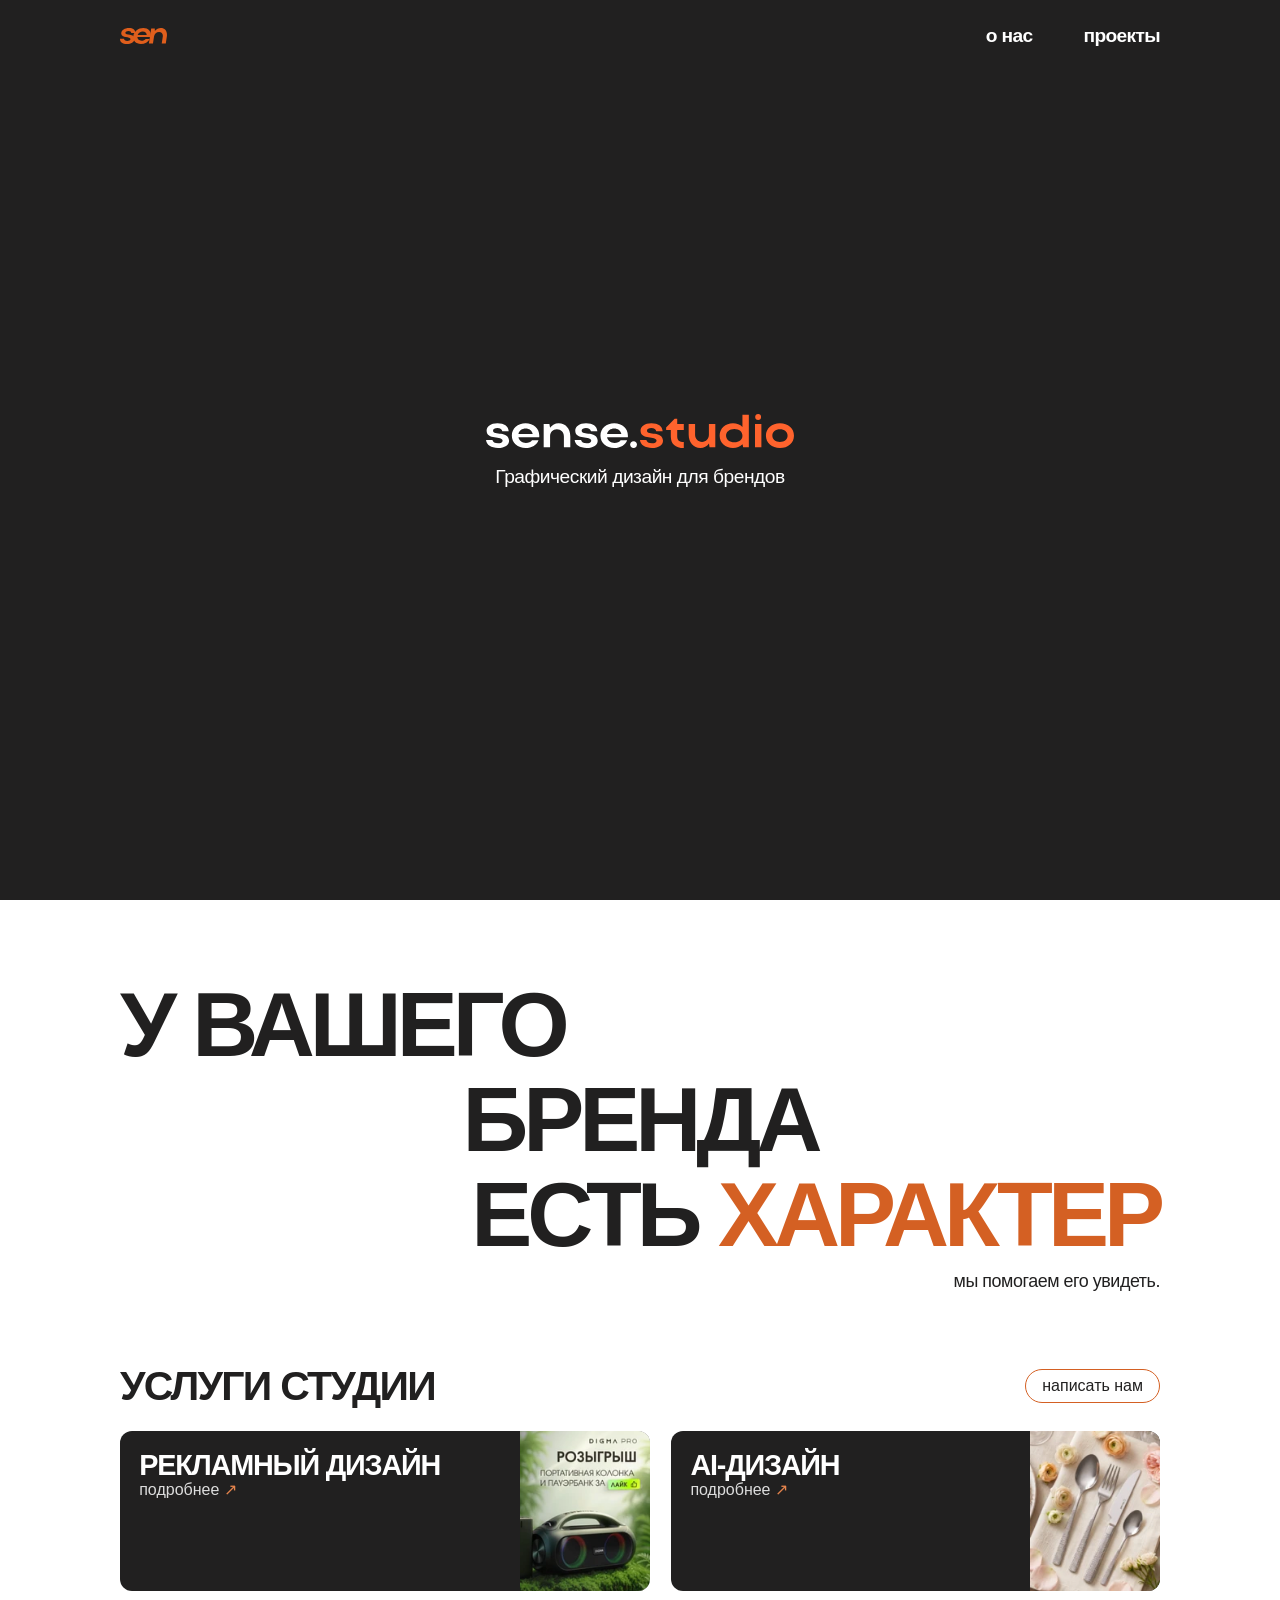
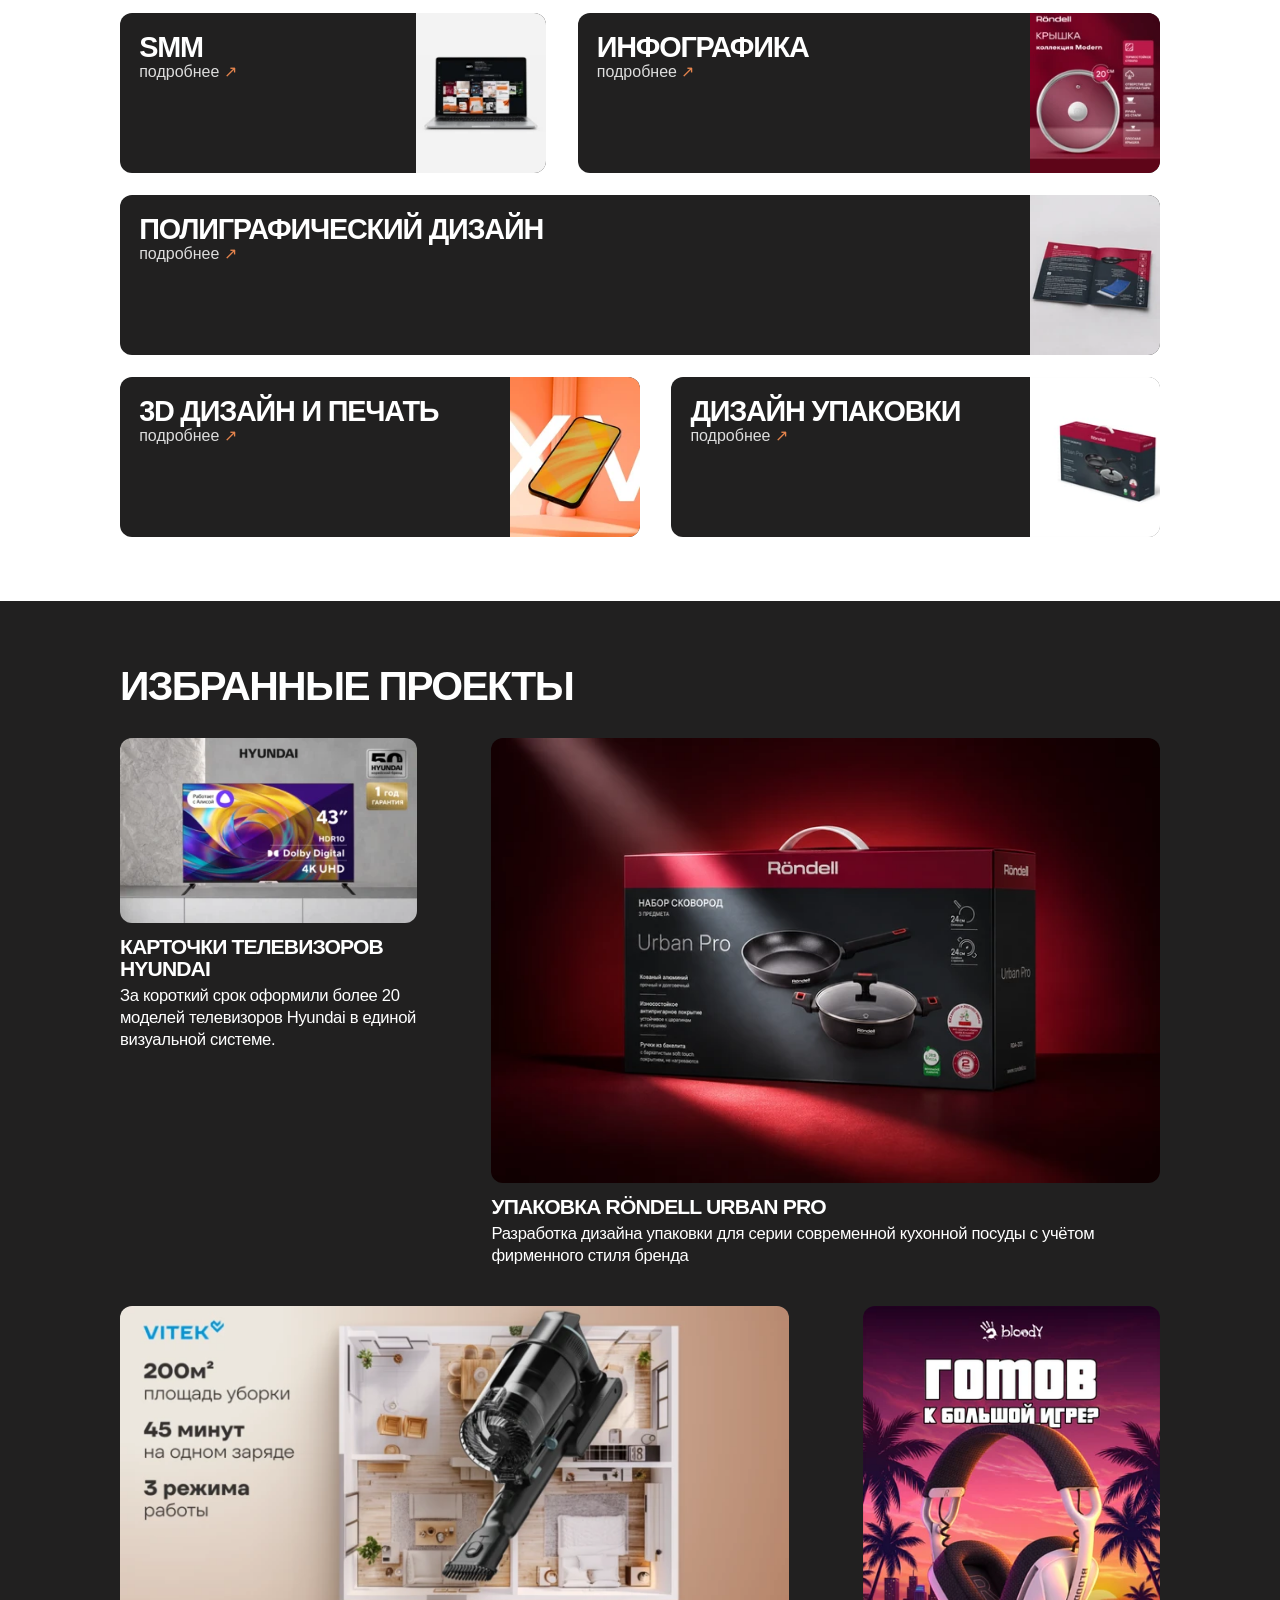
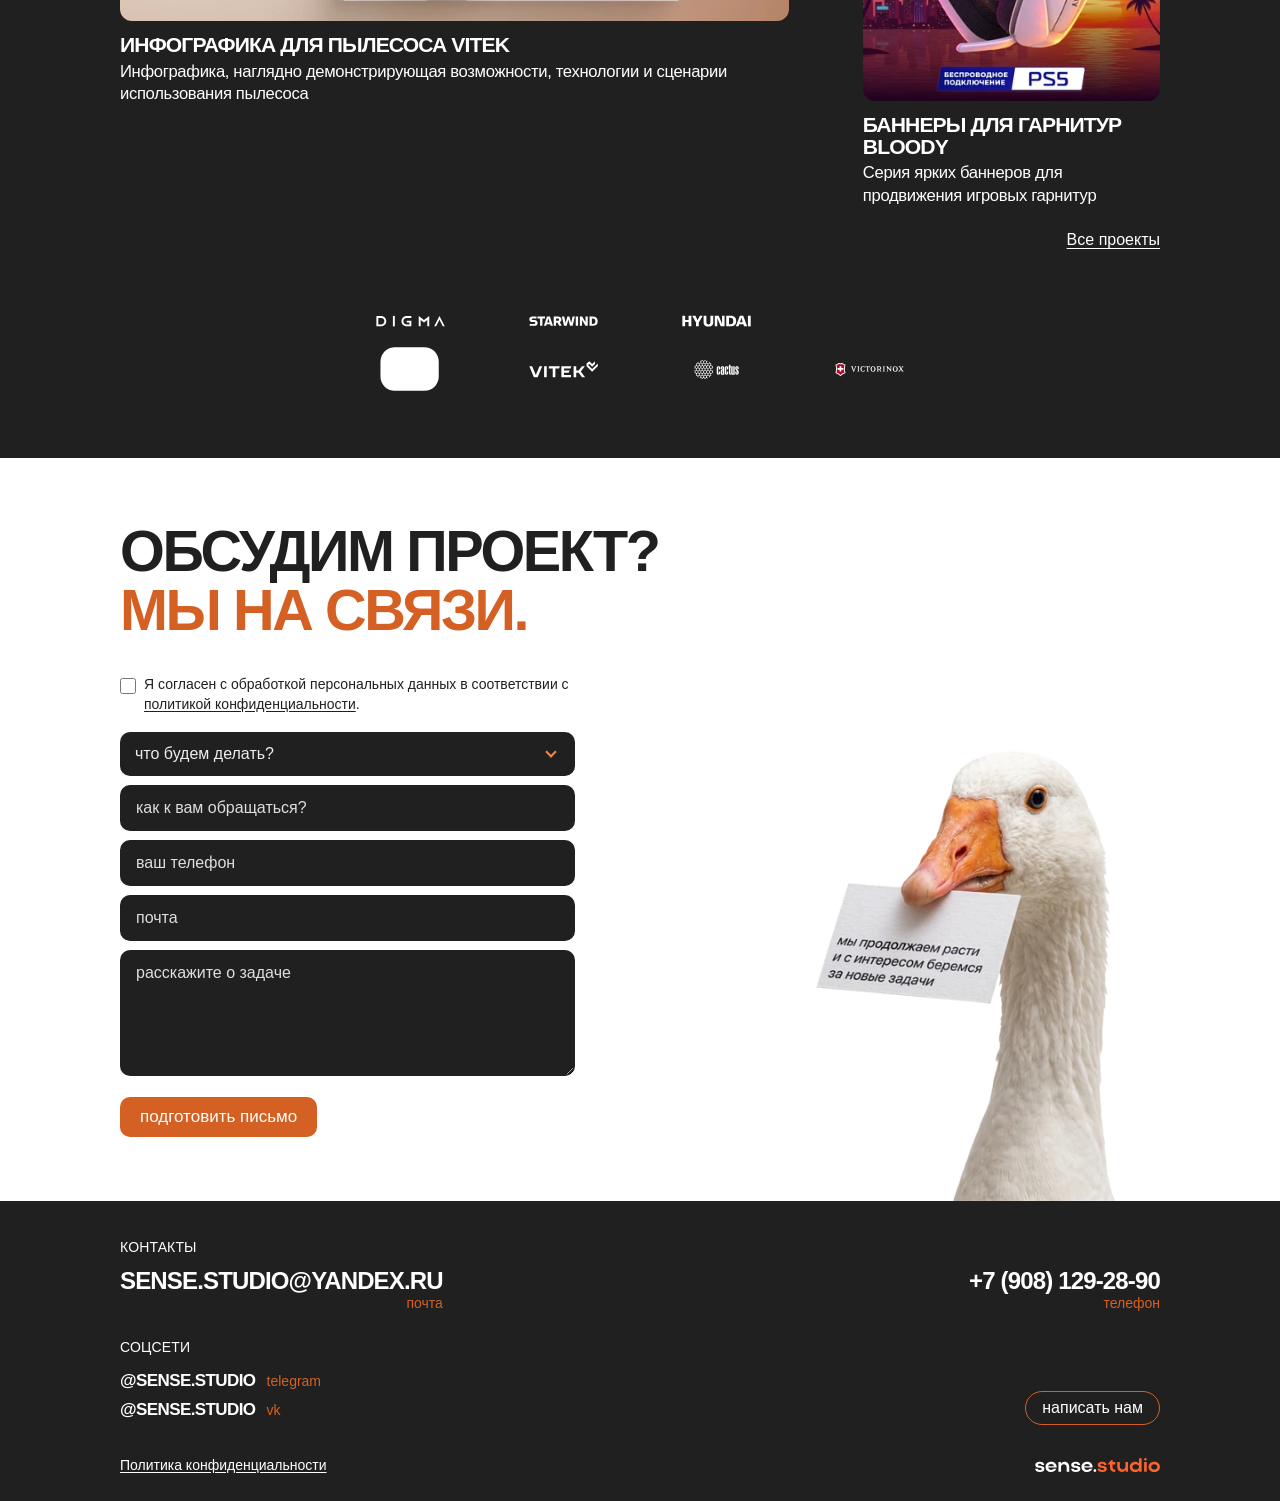
<file: public/index.html>
<!doctype html>
<html lang="ru">
<head>
  <meta charset="utf-8">
  <meta name="viewport" content="width=device-width, initial-scale=1">
  <meta name="theme-color" content="#202020">
  <title>Графический дизайн для брендов — sense.studio</title>
  <meta name="description" content="Разрабатываем упаковку и фирменный стиль, оформляем рекламу и карточки для маркетплейсов. Посмотрите работы sense.studio и обсудите свой проект с командой.">
  <link rel="canonical" href="https://sensestudio.ru/">
  <meta property="og:type" content="website">
  <meta property="og:locale" content="ru_RU">
  <meta property="og:site_name" content="sense.studio">
  <meta property="og:url" content="https://sensestudio.ru/">
  <meta property="og:title" content="Графический дизайн для брендов — sense.studio">
  <meta property="og:description" content="Разрабатываем упаковку и фирменный стиль, оформляем рекламу и карточки для маркетплейсов. Посмотрите работы sense.studio и обсудите свой проект с командой.">
  <meta property="og:image" content="https://sensestudio.ru/assets/share/home.jpg">
  <meta property="og:image:type" content="image/jpeg">
  <meta property="og:image:width" content="1200">
  <meta property="og:image:height" content="630">
  <meta property="og:image:alt" content="Гусь с запиской рядом с логотипом sense.studio и надписью «Дизайн для брендов».">
  <meta name="twitter:card" content="summary_large_image">
  <meta name="twitter:title" content="Графический дизайн для брендов — sense.studio">
  <meta name="twitter:description" content="Разрабатываем упаковку и фирменный стиль, оформляем рекламу и карточки для маркетплейсов. Посмотрите работы sense.studio и обсудите свой проект с командой.">
  <meta name="twitter:image" content="https://sensestudio.ru/assets/share/home.jpg">
  <meta name="twitter:image:alt" content="Гусь с запиской рядом с логотипом sense.studio и надписью «Дизайн для брендов».">
  <link rel="icon" href="assets/monogram.svg" type="image/svg+xml">
  <link rel="stylesheet" href="style.css">
  <link rel="stylesheet" href="pages.css">
  <script type="module" src="app.js"></script>
<link rel="stylesheet" href="motion.css">
  <link rel="stylesheet" href="controls-motion.css">
  <script type="module" src="motion.js"></script>
</head>
<body>
  <header class="site-header site-header--home">
    <div class="wrap">
      <a href="#top" aria-label="sense.studio — в начало"><img class="monogram" src="assets/monogram.svg" width="117" height="39" alt="sen"></a>
      <nav aria-label="Основное меню">
        <a href="about/">о нас</a>
        <a href="projects/">проекты</a>
      </nav>
    </div>
  </header>
  <main>
    <div class="hero" id="top">
      <h1><img class="wordmark" src="assets/wordmark.svg" width="614" height="68" alt="sense.studio"><span>Графический дизайн для брендов</span></h1>
    </div>

    <section class="wrap introduction" id="studio" aria-label="О студии">
      <h2>
        <span class="statement-line"><span class="statement-phrase">У вашего</span></span>
        <span class="statement-line"><span class="statement-phrase">бренда</span></span>
        <span class="statement-line"><span class="statement-phrase">есть <em>характер</em></span></span>
      </h2>
      <p class="statement-caption"><span class="statement-phrase">мы помогаем его увидеть.</span></p>
    </section>

    <section class="wrap directions" aria-labelledby="directions-title">
      <div class="section-head"><h2 id="directions-title">Услуги студии</h2><a class="pill" href="#contact" data-open-contact>написать нам</a></div>
      <div class="service-grid" id="service-list"></div>
    </section>

    <section class="projects dark" id="projects" aria-labelledby="projects-title">
      <div class="wrap"><h2 id="projects-title">Избранные проекты</h2>
        <div class="project-grid"><article class="project"><a href="projects/hyundai/"><span class="project-cover"><img loading="lazy" decoding="async" src="assets/hyundai.webp" srcset="assets/home/hyundai-360.webp 360w, assets/home/hyundai-720.webp 720w, assets/hyundai.webp 1350w" sizes="(max-width: 680px) calc(45vw - 6px), min(24vw, 297px)" alt="" width="1350" height="844"></span><h3>Карточки телевизоров Hyundai</h3></a><p>За короткий срок оформили более 20 моделей телевизоров Hyundai в единой визуальной системе.</p></article><article class="project"><a href="projects/rondell/"><span class="project-cover"><img loading="lazy" decoding="async" src="assets/rondell.webp" srcset="assets/home/rondell-360.webp 360w, assets/home/rondell-720.webp 720w, assets/rondell.webp 1350w" sizes="(max-width: 680px) calc(45vw - 6px), min(54vw, 669px)" alt="" width="1350" height="900"></span><h3>Упаковка Röndell Urban Pro</h3></a><p>Разработка дизайна упаковки для серии современной кухонной посуды с учётом фирменного стиля бренда</p></article><article class="project"><a href="projects/vitek/"><span class="project-cover"><img loading="lazy" decoding="async" src="assets/vitek.webp" srcset="assets/home/vitek-360.webp 360w, assets/home/vitek-720.webp 720w, assets/vitek.webp 1350w" sizes="(max-width: 680px) calc(45vw - 6px), min(54vw, 669px)" alt="" width="1350" height="637"></span><h3>Инфографика для пылесоса VITEK</h3></a><p>Инфографика, наглядно демонстрирующая возможности, технологии и сценарии использования пылесоса</p></article><article class="project"><a href="projects/bloody/"><span class="project-cover"><img loading="lazy" decoding="async" src="assets/bloody.webp" srcset="assets/home/bloody-360.webp 360w, assets/home/bloody-720.webp 720w, assets/bloody.webp 958w" sizes="(max-width: 680px) calc(45vw - 6px), min(24vw, 297px)" alt="" width="958" height="1276"></span><h3>Баннеры для гарнитур Bloody</h3></a><p>Серия ярких баннеров для продвижения игровых гарнитур</p></article></div><a class="all-projects" href="projects/">Все проекты</a>
        <img class="partners" src="assets/partners.svg" width="837" height="128" loading="lazy" alt="DIGMA, Starwind, Hyundai, Röndell, Parker, Vitek, Cactus, Victorinox">
      </div>
    </section>

    <section id="contact" class="contact">
      <div class="wrap contact-inner">
        <h2>Обсудим проект?<br><em>Мы на связи.</em></h2>
        <form id="brief">
          <label class="consent"><input type="checkbox" required> <span>Я согласен с обработкой персональных данных в соответствии с <a href="privacy/" target="_blank" rel="noopener">политикой конфиденциальности</a>.</span></label>
          <div class="service-picker" id="picker">
            <span class="sr-only" id="picker-label">Что будем делать?</span>
            <button type="button" class="picker-trigger" id="picker-trigger" role="combobox" aria-labelledby="picker-label picker-value" aria-controls="service-options" aria-expanded="false" aria-required="true"><span id="picker-value">что будем делать?</span><span class="picker-chevron" aria-hidden="true"></span></button>
            <input id="service" type="hidden" name="service">
            <ul id="service-options" role="listbox" aria-labelledby="picker-label" hidden></ul>
          </div><span class="field-error" id="service-error" role="alert" hidden>Выберите направление</span>
          <label><span class="sr-only">Имя</span><input name="name" autocomplete="name" placeholder="как к вам обращаться?" required></label>
          <label><span class="sr-only">Телефон</span><input name="phone" type="tel" autocomplete="tel" placeholder="ваш телефон"></label>
          <label><span class="sr-only">Почта</span><input name="email" type="email" autocomplete="email" placeholder="почта" required></label>
          <label><span class="sr-only">Задача</span><textarea name="message" rows="5" placeholder="расскажите о задаче" required></textarea></label>
          <button class="send" type="submit">подготовить письмо</button>
          <div class="email-draft" id="draft" hidden aria-live="polite">
            <a class="pill" id="open-email" href="mailto:sense.studio@yandex.ru">открыть в почте</a>
            <button type="button" class="pill" id="copy-email">скопировать текст</button>
          </div>
        </form>
        <img class="goose" decoding="async" src="assets/goose.webp" srcset="assets/home/goose-360.webp 360w, assets/home/goose-640.webp 640w, assets/goose.webp 1120w" sizes="(max-width: 680px) 33.3vw, min(33.6vw, 320px)" alt="Гусь с запиской о новых задачах" width="1120" height="1608" loading="lazy">
      </div>
    </section>
  </main>

  <footer class="dark"><div class="wrap"><p>Контакты</p><div class="contacts"><a href="mailto:sense.studio@yandex.ru">sense.studio@yandex.ru<small>почта</small></a><a href="tel:+79081292890">+7 (908) 129-28-90<small>телефон</small></a></div>
 <div class="foot-actions"><div><p>Соцсети</p><span class="social-line">@sense.studio <small>Telegram</small></span><span class="social-line">@sense.studio <small>VK</small></span></div><a class="pill" href="#contact" data-open-contact>написать нам</a></div>
 <div class="foot-base"><a href="privacy/">Политика конфиденциальности</a><a href="./" aria-label="На главную"><img src="assets/wordmark.svg" alt="sense.studio"></a></div></div></footer>

  <dialog id="detail" aria-labelledby="detail-title">
    <form method="dialog"><button class="close" aria-label="Закрыть">×</button></form>
    
    <div class="detail-body"><h2 id="detail-title">Услуги студии</h2><p id="detail-text"></p><div class="service-columns" id="detail-groups"></div><a class="pill" href="#contact" id="detail-contact">обсудить задачу</a></div>
  </dialog>
<dialog id="contact-popup" aria-labelledby="popup-title"><form method="dialog"><button class="close" aria-label="Закрыть">×</button></form><h2 id="popup-title">Ваш ход.<br><em>Мы на связи.</em></h2><div id="popup-form"></div><img class="popup-goose" loading="lazy" decoding="async" src="assets/goose.webp" srcset="assets/home/goose-360.webp 360w, assets/home/goose-640.webp 640w, assets/goose.webp 1120w" sizes="(max-width: 680px) 0px, min(32vw, 244px)" alt="" width="1120" height="1608"></dialog>
</body>
</html>
</file>
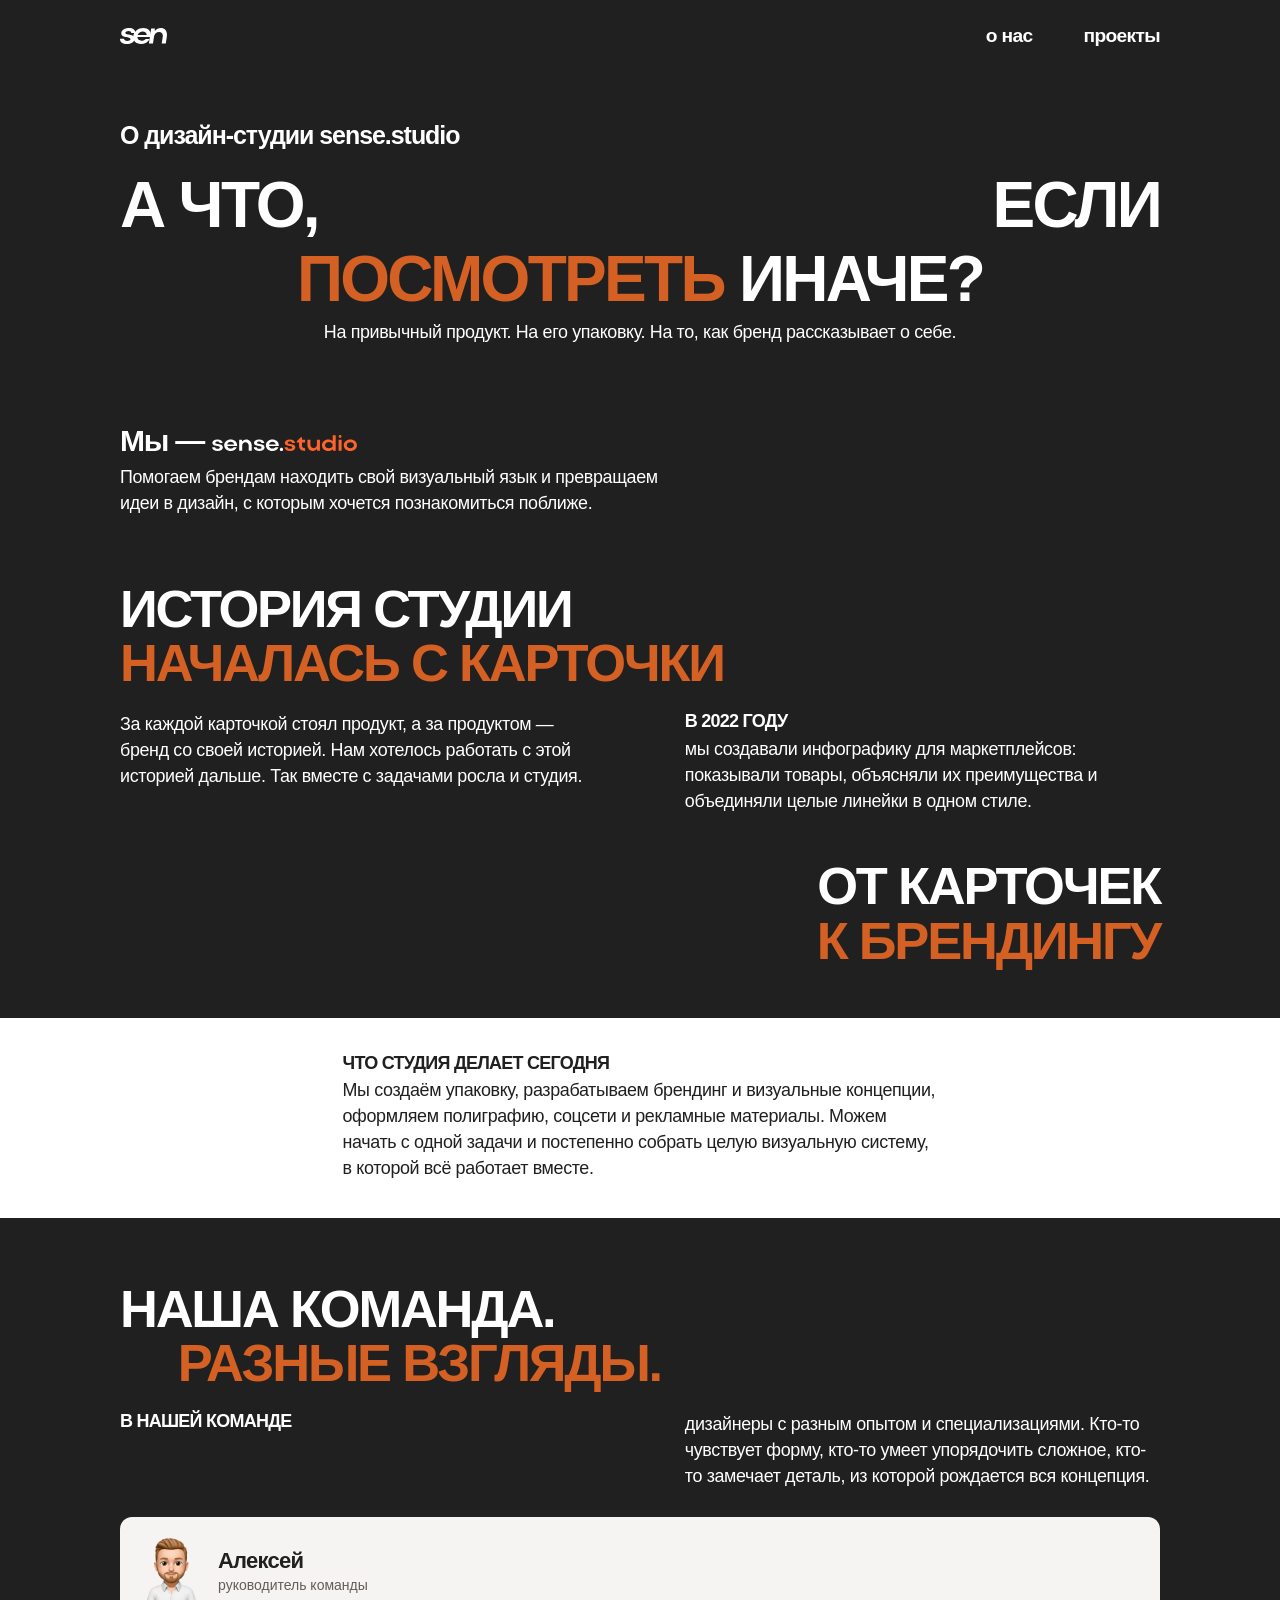
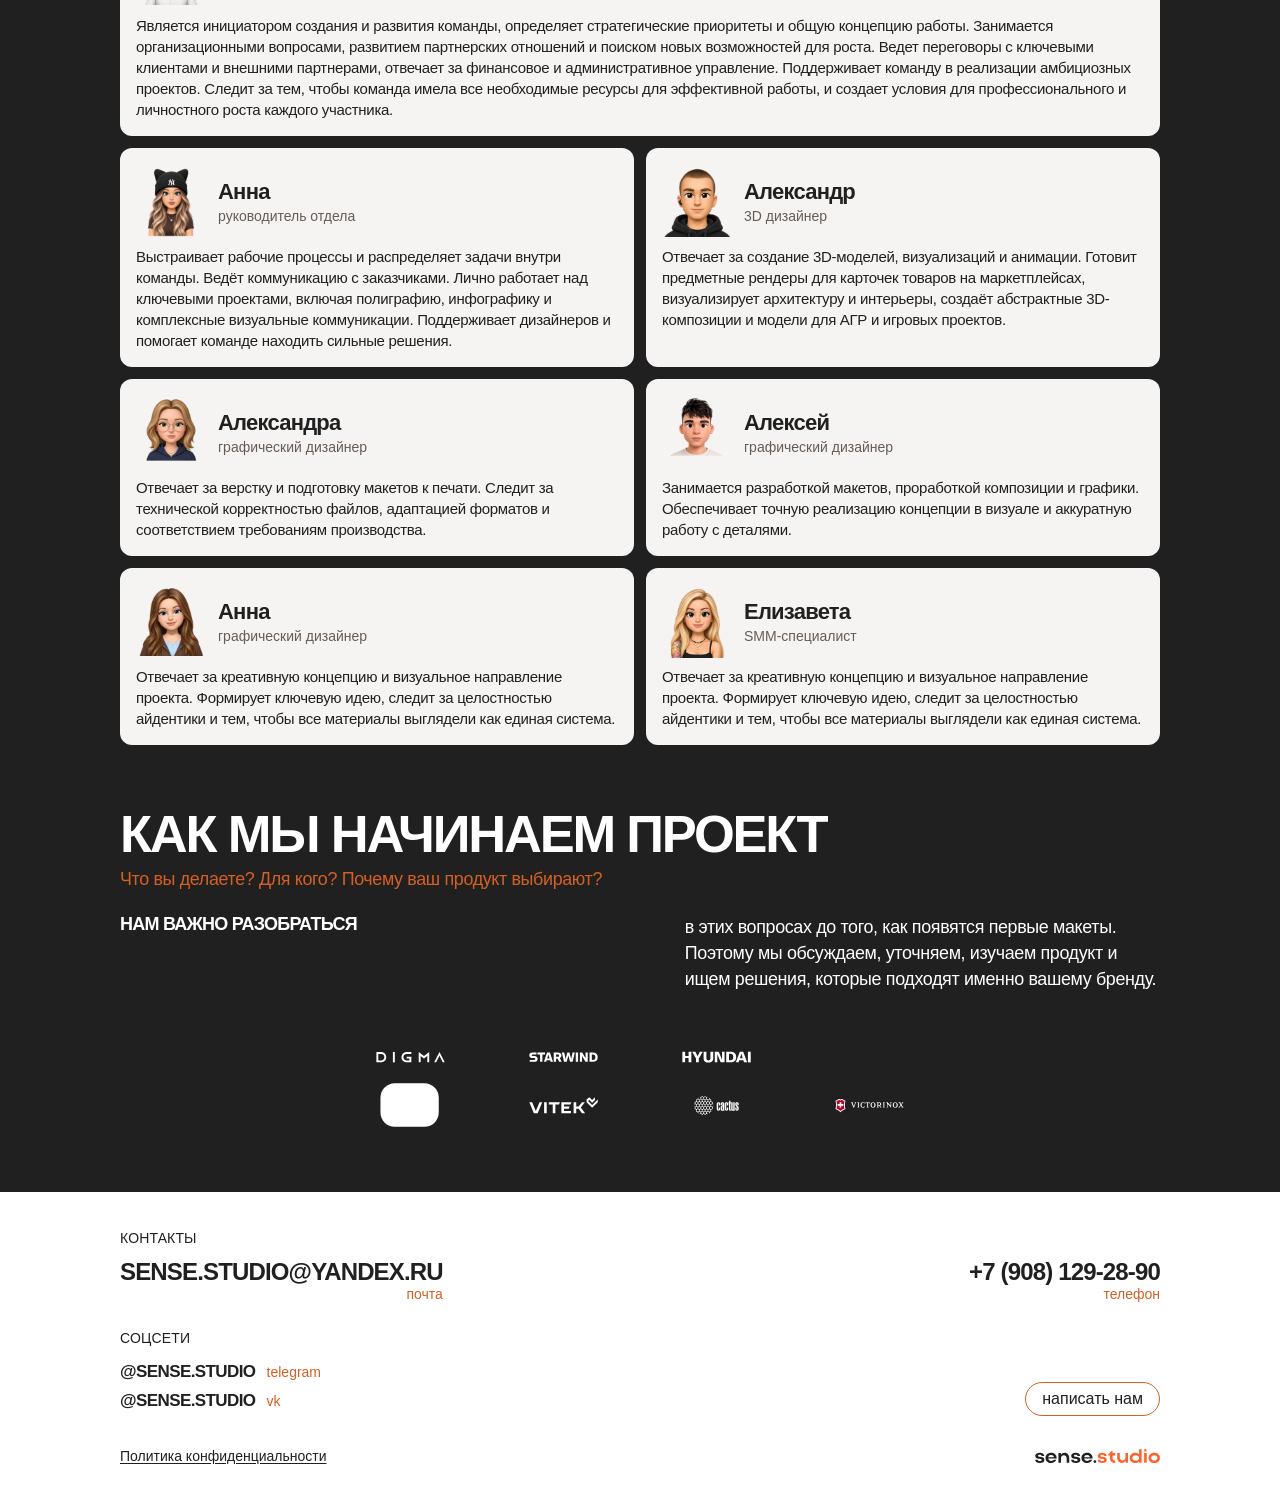
<file: public/about/index.html>
<!doctype html>
<html lang="ru"><head>
  <meta charset="utf-8">
  <meta name="viewport" content="width=device-width, initial-scale=1">
  <title>О дизайн-студии sense.studio — команда и подход к работе</title>
  <meta name="description" content="Как из команды дизайнеров карточек для маркетплейсов выросла sense.studio. Знакомьтесь с людьми, которые создают упаковку, рекламу и графику для брендов.">
  <link rel="canonical" href="https://sensestudio.ru/about/">
  <meta property="og:type" content="website">
  <meta property="og:locale" content="ru_RU">
  <meta property="og:site_name" content="sense.studio">
  <meta property="og:url" content="https://sensestudio.ru/about/">
  <meta property="og:title" content="О дизайн-студии sense.studio — команда и подход к работе">
  <meta property="og:description" content="Как из команды дизайнеров карточек для маркетплейсов выросла sense.studio. Знакомьтесь с людьми, которые создают упаковку, рекламу и графику для брендов.">
  <meta property="og:image" content="https://sensestudio.ru/assets/share/about.jpg">
  <meta property="og:image:type" content="image/jpeg">
  <meta property="og:image:width" content="1200">
  <meta property="og:image:height" content="630">
  <meta property="og:image:alt" content="Иллюстрированные портреты участников команды sense.studio.">
  <meta name="twitter:card" content="summary_large_image">
  <meta name="twitter:title" content="О дизайн-студии sense.studio — команда и подход к работе">
  <meta name="twitter:description" content="Как из команды дизайнеров карточек для маркетплейсов выросла sense.studio. Знакомьтесь с людьми, которые создают упаковку, рекламу и графику для брендов.">
  <meta name="twitter:image" content="https://sensestudio.ru/assets/share/about.jpg">
  <meta name="twitter:image:alt" content="Иллюстрированные портреты участников команды sense.studio.">
  <link rel="icon" href="../assets/monogram.svg" type="image/svg+xml">
  <link rel="stylesheet" href="../style.css">
  <link rel="stylesheet" href="../pages.css">
  <script type="module" src="../about.js"></script>
  <link rel="stylesheet" href="../motion.css">
  <link rel="stylesheet" href="../controls-motion.css">
  <script type="module" src="../motion.js"></script>
</head>
<body class="dark">
  <header class="site-header">
    <div class="wrap">
      <a href="../" aria-label="sense.studio — главная"><img class="monogram" src="../assets/monogram.svg" width="117" height="39" alt="sen"></a>
      <nav aria-label="Основное меню">
        <a href="./" aria-current="page">о нас</a>
        <a href="../projects/">проекты</a>
      </nav>
    </div>
  </header>
<main class="about"><div class="wrap">
 <h1 class="about-heading">О дизайн-студии sense.studio</h1>
 <h2 class="about-title"><span>А что, <b>если</b></span><span><em>посмотреть</em> иначе?</span></h2><p class="about-sub">На привычный продукт. На его упаковку. На то, как бренд рассказывает о себе.</p>
 <section class="about-intro"><h2>Мы — <img src="../assets/wordmark.svg" alt="sense.studio"></h2><p>Помогаем брендам находить свой визуальный язык и превращаем идеи в дизайн, с которым хочется познакомиться поближе.</p></section>
 <section class="story"><h2>История студии<br><em>началась с карточки</em></h2><div class="story-cols"><p>За каждой карточкой стоял продукт, а за продуктом — бренд со своей историей. Нам хотелось работать с этой историей дальше. Так вместе с задачами росла и студия.</p><div><h3>В 2022 году</h3><p>мы создавали инфографику для маркетплейсов: показывали товары, объясняли их преимущества и объединяли целые линейки в одном стиле.</p></div></div><h2 class="bigger">От карточек<br><em>к брендингу</em></h2></section></div>
 <section class="today"><div class="wrap"><h2>Что студия делает сегодня</h2><p>Мы создаём упаковку, разрабатываем брендинг и визуальные концепции, оформляем полиграфию, соцсети и рекламные материалы. Можем начать с одной задачи и постепенно собрать целую визуальную систему, в которой всё работает вместе.</p></div></section>
 <section class="wrap team-section"><h2>Наша команда.<br><em>Разные взгляды.</em></h2><div class="story-cols"><h3>В нашей команде</h3><p>дизайнеры с разным опытом и специализациями. Кто-то чувствует форму, кто-то умеет упорядочить сложное, кто-то замечает деталь, из которой рождается вся концепция.</p></div><div class="team-grid"><details class="person"><summary><img src="../assets/team/0.webp" alt="" loading="lazy"><span><strong>Алексей</strong><small>руководитель команды</small></span></summary><p>Является инициатором создания и развития команды, определяет стратегические приоритеты и общую концепцию работы. Занимается организационными вопросами, развитием партнерских отношений и поиском новых возможностей для роста. Ведет переговоры с ключевыми клиентами и внешними партнерами, отвечает за финансовое и административное управление. Поддерживает команду в реализации амбициозных проектов. Следит за тем, чтобы команда имела все необходимые ресурсы для эффективной работы, и создает условия для профессионального и личностного роста каждого участника.</p></details><details class="person"><summary><img src="../assets/team/1.webp" alt="" loading="lazy"><span><strong>Анна</strong><small>руководитель отдела</small></span></summary><p>Выстраивает рабочие процессы и распределяет задачи внутри команды. Ведёт коммуникацию с заказчиками. Лично работает над ключевыми проектами, включая полиграфию, инфографику и комплексные визуальные коммуникации. Поддерживает дизайнеров и помогает команде находить сильные решения.</p></details><details class="person"><summary><img src="../assets/team/2.webp" alt="" loading="lazy"><span><strong>Александр</strong><small>3D дизайнер</small></span></summary><p>Отвечает за создание 3D-моделей, визуализаций и анимации. Готовит предметные рендеры для карточек товаров на маркетплейсах, визуализирует архитектуру и интерьеры, создаёт абстрактные 3D-композиции и модели для АГР и игровых проектов.</p></details><details class="person"><summary><img src="../assets/team/3.webp" alt="" loading="lazy"><span><strong>Александра</strong><small>графический дизайнер</small></span></summary><p>Отвечает за верстку и подготовку макетов к печати. Следит за технической корректностью файлов, адаптацией форматов и соответствием требованиям производства.</p></details><details class="person"><summary><img src="../assets/team/4.webp" alt="" loading="lazy"><span><strong>Алексей</strong><small>графический дизайнер</small></span></summary><p>Занимается разработкой макетов, проработкой композиции и графики. Обеспечивает точную реализацию концепции в визуале и аккуратную работу с деталями.</p></details><details class="person"><summary><img src="../assets/team/5.webp" alt="" loading="lazy"><span><strong>Анна</strong><small>графический дизайнер</small></span></summary><p>Отвечает за креативную концепцию и визуальное направление проекта. Формирует ключевую идею, следит за целостностью айдентики и тем, чтобы все материалы выглядели как единая система.</p></details><details class="person"><summary><img src="../assets/team/6.webp" alt="" loading="lazy"><span><strong>Елизавета</strong><small>SMM-специалист</small></span></summary><p>Отвечает за креативную концепцию и визуальное направление проекта. Формирует ключевую идею, следит за целостностью айдентики и тем, чтобы все материалы выглядели как единая система.</p></details></div></section>
 <section class="wrap approach"><h2>Как мы начинаем проект</h2><p><em>Что вы делаете? Для кого? Почему ваш продукт выбирают?</em></p><div class="story-cols"><h3>Нам важно разобраться</h3><p>в этих вопросах до того, как появятся первые макеты. Поэтому мы обсуждаем, уточняем, изучаем продукт и ищем решения, которые подходят именно вашему бренду.</p></div><img class="partners" src="../assets/partners.svg" alt="DIGMA, Starwind, Hyundai, Röndell, Parker, Vitek, Cactus, Victorinox"></section></main><footer class="light-footer"><div class="wrap"><p>Контакты</p><div class="contacts"><a href="mailto:sense.studio@yandex.ru">sense.studio@yandex.ru<small>почта</small></a><a href="tel:+79081292890">+7 (908) 129-28-90<small>телефон</small></a></div>
 <div class="foot-actions"><div><p>Соцсети</p><span class="social-line">@sense.studio <small>Telegram</small></span><span class="social-line">@sense.studio <small>VK</small></span></div><a class="pill" href="../?brief=1#contact">написать нам</a></div>
 <div class="foot-base"><a href="../privacy/">Политика конфиденциальности</a><a href="../" aria-label="На главную"><img src="../assets/wordmark-light.svg" alt="sense.studio"></a></div></div></footer></body></html>
</file>
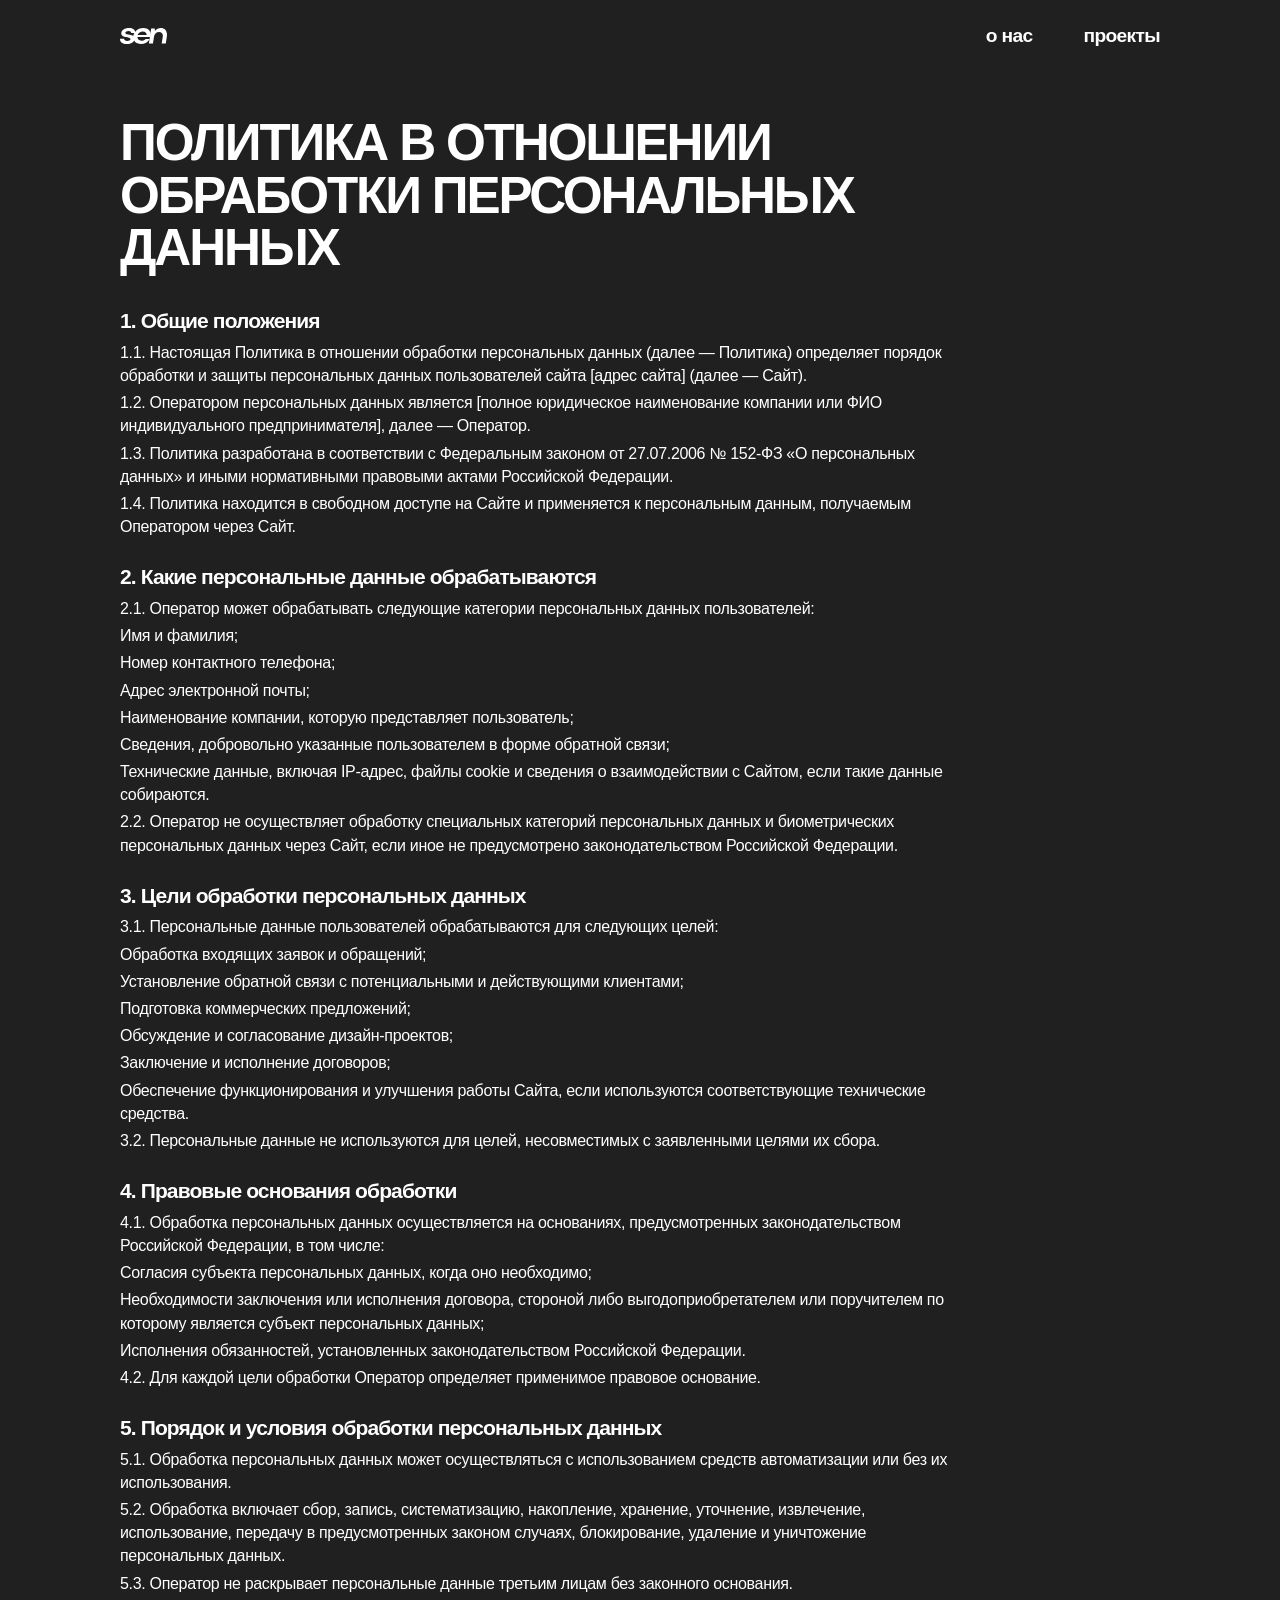
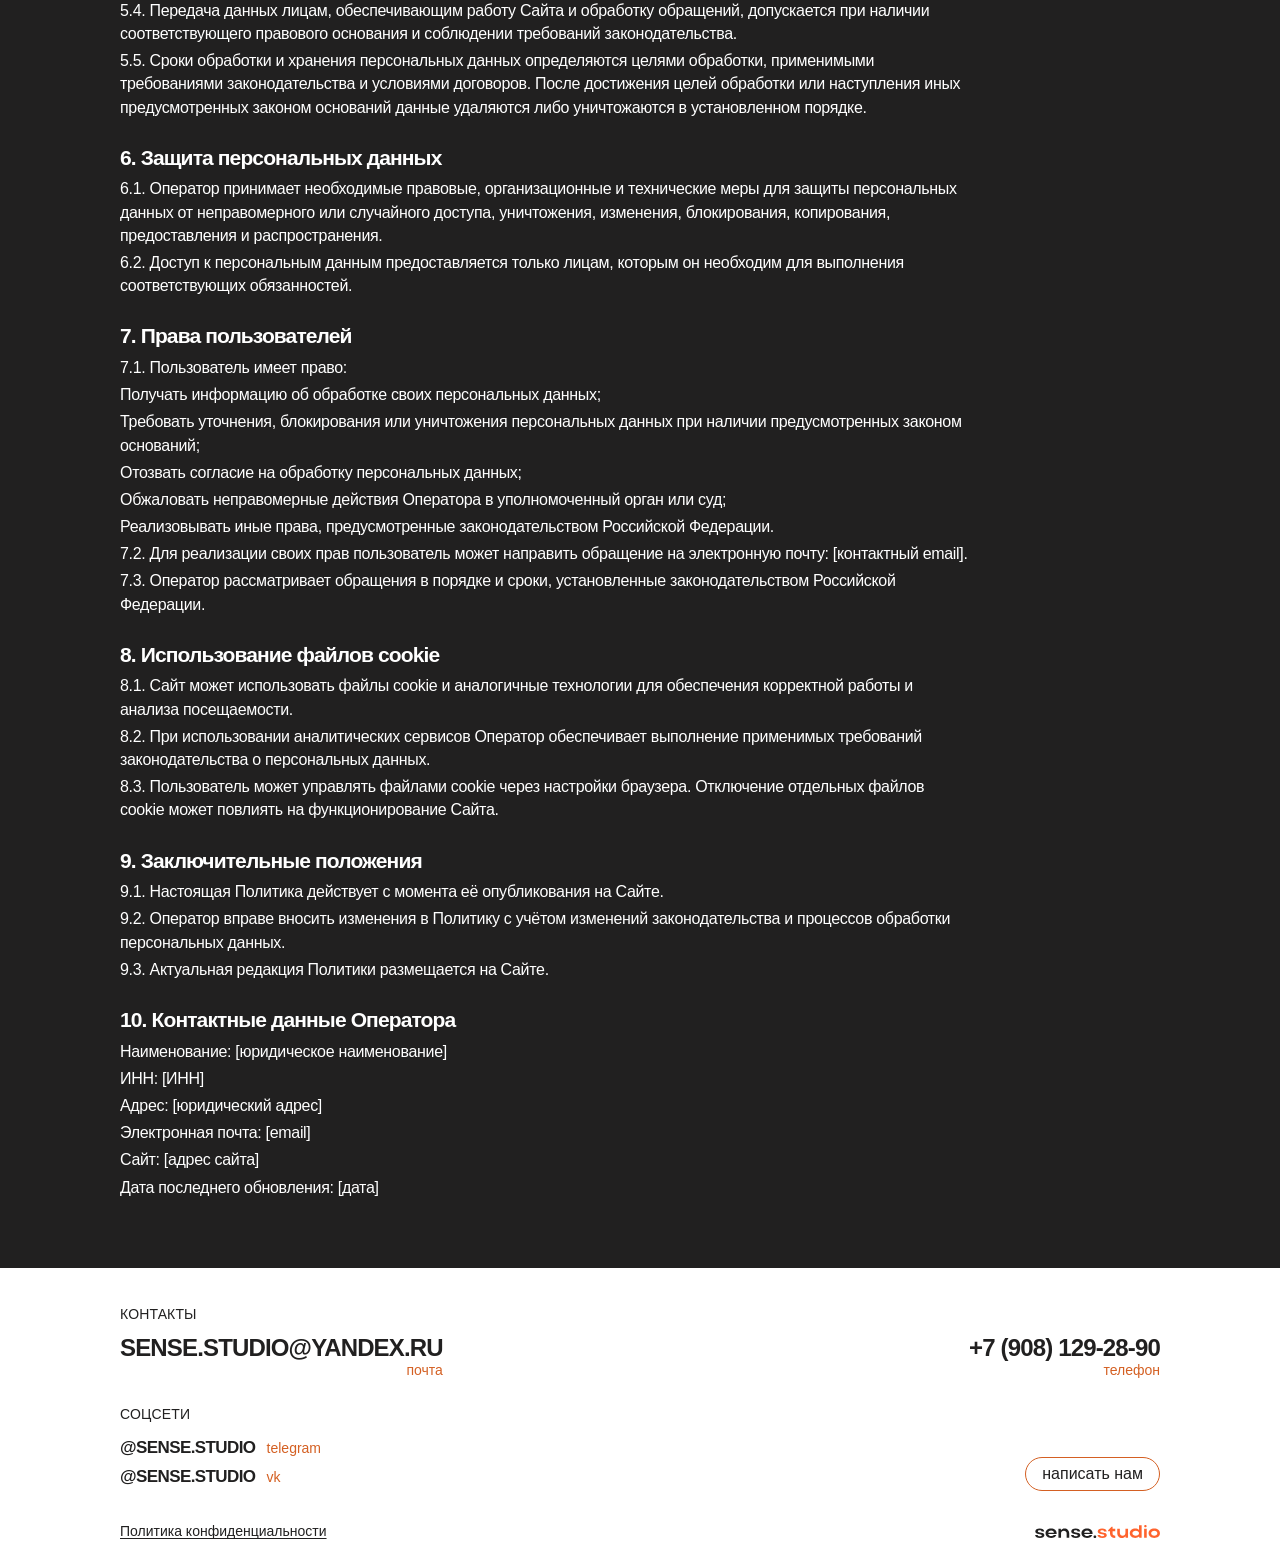
<file: public/privacy/index.html>
<!doctype html>
<html lang="ru"><head>
  <meta charset="utf-8">
  <meta name="viewport" content="width=device-width, initial-scale=1">
  <title>Политика обработки персональных данных — sense.studio</title>
  <meta name="description" content="Какие данные получает sense.studio через форму обратной связи, для чего они нужны и как обрабатываются. Условия хранения данных и права пользователей сайта.">
  <link rel="canonical" href="https://sensestudio.ru/privacy/">
  <meta property="og:type" content="website">
  <meta property="og:locale" content="ru_RU">
  <meta property="og:site_name" content="sense.studio">
  <meta property="og:url" content="https://sensestudio.ru/privacy/">
  <meta property="og:title" content="Политика обработки персональных данных — sense.studio">
  <meta property="og:description" content="Какие данные получает sense.studio через форму обратной связи, для чего они нужны и как обрабатываются. Условия хранения данных и права пользователей сайта.">
  <meta property="og:image" content="https://sensestudio.ru/assets/share/privacy.jpg">
  <meta property="og:image:type" content="image/jpeg">
  <meta property="og:image:width" content="1200">
  <meta property="og:image:height" content="630">
  <meta property="og:image:alt" content="Фирменная карточка политики обработки персональных данных sense.studio.">
  <meta name="twitter:card" content="summary_large_image">
  <meta name="twitter:title" content="Политика обработки персональных данных — sense.studio">
  <meta name="twitter:description" content="Какие данные получает sense.studio через форму обратной связи, для чего они нужны и как обрабатываются. Условия хранения данных и права пользователей сайта.">
  <meta name="twitter:image" content="https://sensestudio.ru/assets/share/privacy.jpg">
  <meta name="twitter:image:alt" content="Фирменная карточка политики обработки персональных данных sense.studio.">
  <link rel="icon" href="../assets/monogram.svg" type="image/svg+xml">
  <link rel="stylesheet" href="../style.css">
  <link rel="stylesheet" href="../pages.css">
  <link rel="stylesheet" href="../motion.css">
  <link rel="stylesheet" href="../controls-motion.css">
  <script type="module" src="../motion.js"></script>
</head>
<body class="dark">
  <header class="site-header">
    <div class="wrap">
      <a href="../" aria-label="sense.studio — главная"><img class="monogram" src="../assets/monogram.svg" width="117" height="39" alt="sen"></a>
      <nav aria-label="Основное меню">
        <a href="../about/">о нас</a>
        <a href="../projects/">проекты</a>
      </nav>
    </div>
  </header>
<main class="wrap privacy"><h1>Политика в отношении обработки персональных данных</h1><section><h2>1. Общие положения</h2><p>1.1. Настоящая Политика в отношении обработки персональных данных (далее — Политика) определяет порядок обработки и защиты персональных данных пользователей сайта [адрес сайта] (далее — Сайт).</p><p>1.2. Оператором персональных данных является [полное юридическое наименование компании или ФИО индивидуального предпринимателя], далее — Оператор.</p><p>1.3. Политика разработана в соответствии с Федеральным законом от 27.07.2006 № 152-ФЗ «О персональных данных» и иными нормативными правовыми актами Российской Федерации.</p><p>1.4. Политика находится в свободном доступе на Сайте и применяется к персональным данным, получаемым Оператором через Сайт.</p></section><section><h2>2. Какие персональные данные обрабатываются</h2><p>2.1. Оператор может обрабатывать следующие категории персональных данных пользователей:</p><p>Имя и фамилия;</p><p>Номер контактного телефона;</p><p>Адрес электронной почты;</p><p>Наименование компании, которую представляет пользователь;</p><p>Сведения, добровольно указанные пользователем в форме обратной связи;</p><p>Технические данные, включая IP-адрес, файлы cookie и сведения о взаимодействии с Сайтом, если такие данные собираются.</p><p>2.2. Оператор не осуществляет обработку специальных категорий персональных данных и биометрических персональных данных через Сайт, если иное не предусмотрено законодательством Российской Федерации.</p></section><section><h2>3. Цели обработки персональных данных</h2><p>3.1. Персональные данные пользователей обрабатываются для следующих целей:</p><p>Обработка входящих заявок и обращений;</p><p>Установление обратной связи с потенциальными и действующими клиентами;</p><p>Подготовка коммерческих предложений;</p><p>Обсуждение и согласование дизайн-проектов;</p><p>Заключение и исполнение договоров;</p><p>Обеспечение функционирования и улучшения работы Сайта, если используются соответствующие технические средства.</p><p>3.2. Персональные данные не используются для целей, несовместимых с заявленными целями их сбора.</p></section><section><h2>4. Правовые основания обработки</h2><p>4.1. Обработка персональных данных осуществляется на основаниях, предусмотренных законодательством Российской Федерации, в том числе:</p><p>Согласия субъекта персональных данных, когда оно необходимо;</p><p>Необходимости заключения или исполнения договора, стороной либо выгодоприобретателем или поручителем по которому является субъект персональных данных;</p><p>Исполнения обязанностей, установленных законодательством Российской Федерации.</p><p>4.2. Для каждой цели обработки Оператор определяет применимое правовое основание.</p></section><section><h2>5. Порядок и условия обработки персональных данных</h2><p>5.1. Обработка персональных данных может осуществляться с использованием средств автоматизации или без их использования.</p><p>5.2. Обработка включает сбор, запись, систематизацию, накопление, хранение, уточнение, извлечение, использование, передачу в предусмотренных законом случаях, блокирование, удаление и уничтожение персональных данных.</p><p>5.3. Оператор не раскрывает персональные данные третьим лицам без законного основания.</p><p>5.4. Передача данных лицам, обеспечивающим работу Сайта и обработку обращений, допускается при наличии соответствующего правового основания и соблюдении требований законодательства.</p><p>5.5. Сроки обработки и хранения персональных данных определяются целями обработки, применимыми требованиями законодательства и условиями договоров. После достижения целей обработки или наступления иных предусмотренных законом оснований данные удаляются либо уничтожаются в установленном порядке.</p></section><section><h2>6. Защита персональных данных</h2><p>6.1. Оператор принимает необходимые правовые, организационные и технические меры для защиты персональных данных от неправомерного или случайного доступа, уничтожения, изменения, блокирования, копирования, предоставления и распространения.</p><p>6.2. Доступ к персональным данным предоставляется только лицам, которым он необходим для выполнения соответствующих обязанностей.</p></section><section><h2>7. Права пользователей</h2><p>7.1. Пользователь имеет право:</p><p>Получать информацию об обработке своих персональных данных;</p><p>Требовать уточнения, блокирования или уничтожения персональных данных при наличии предусмотренных законом оснований;</p><p>Отозвать согласие на обработку персональных данных;</p><p>Обжаловать неправомерные действия Оператора в уполномоченный орган или суд;</p><p>Реализовывать иные права, предусмотренные законодательством Российской Федерации.</p><p>7.2. Для реализации своих прав пользователь может направить обращение на электронную почту: [контактный email].</p><p>7.3. Оператор рассматривает обращения в порядке и сроки, установленные законодательством Российской Федерации.</p></section><section><h2>8. Использование файлов cookie</h2><p>8.1. Сайт может использовать файлы cookie и аналогичные технологии для обеспечения корректной работы и анализа посещаемости.</p><p>8.2. При использовании аналитических сервисов Оператор обеспечивает выполнение применимых требований законодательства о персональных данных.</p><p>8.3. Пользователь может управлять файлами cookie через настройки браузера. Отключение отдельных файлов cookie может повлиять на функционирование Сайта.</p></section><section><h2>9. Заключительные положения</h2><p>9.1. Настоящая Политика действует с момента её опубликования на Сайте.</p><p>9.2. Оператор вправе вносить изменения в Политику с учётом изменений законодательства и процессов обработки персональных данных.</p><p>9.3. Актуальная редакция Политики размещается на Сайте.</p></section><section><h2>10. Контактные данные Оператора</h2><p>Наименование: [юридическое наименование]</p><p>ИНН: [ИНН]</p><p>Адрес: [юридический адрес]</p><p>Электронная почта: [email]</p><p>Сайт: [адрес сайта]</p><p>Дата последнего обновления: [дата]</p></section></main><footer class="light-footer"><div class="wrap"><p>Контакты</p><div class="contacts"><a href="mailto:sense.studio@yandex.ru">sense.studio@yandex.ru<small>почта</small></a><a href="tel:+79081292890">+7 (908) 129-28-90<small>телефон</small></a></div>
 <div class="foot-actions"><div><p>Соцсети</p><span class="social-line">@sense.studio <small>Telegram</small></span><span class="social-line">@sense.studio <small>VK</small></span></div><a class="pill" href="../?brief=1#contact">написать нам</a></div>
 <div class="foot-base"><a href="./">Политика конфиденциальности</a><a href="../" aria-label="На главную"><img src="../assets/wordmark-light.svg" alt="sense.studio"></a></div></div></footer></body></html>
</file>
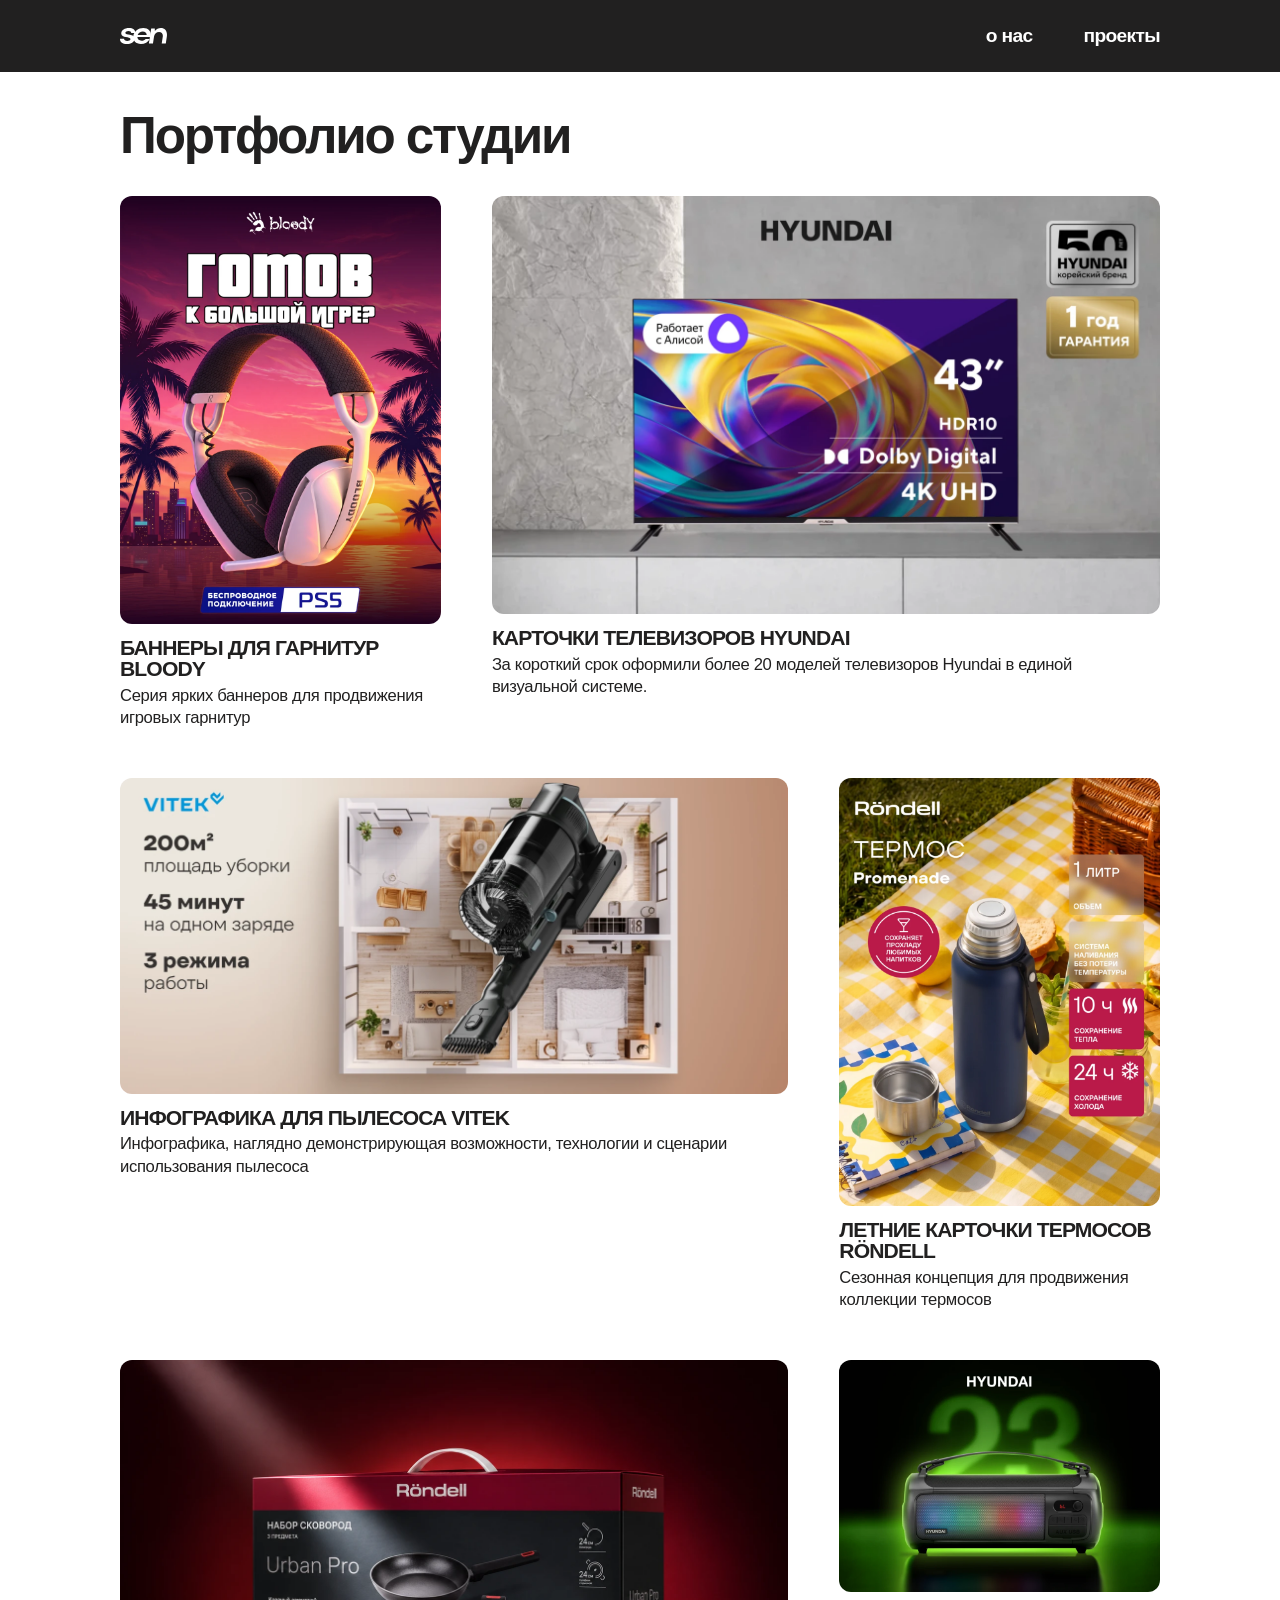
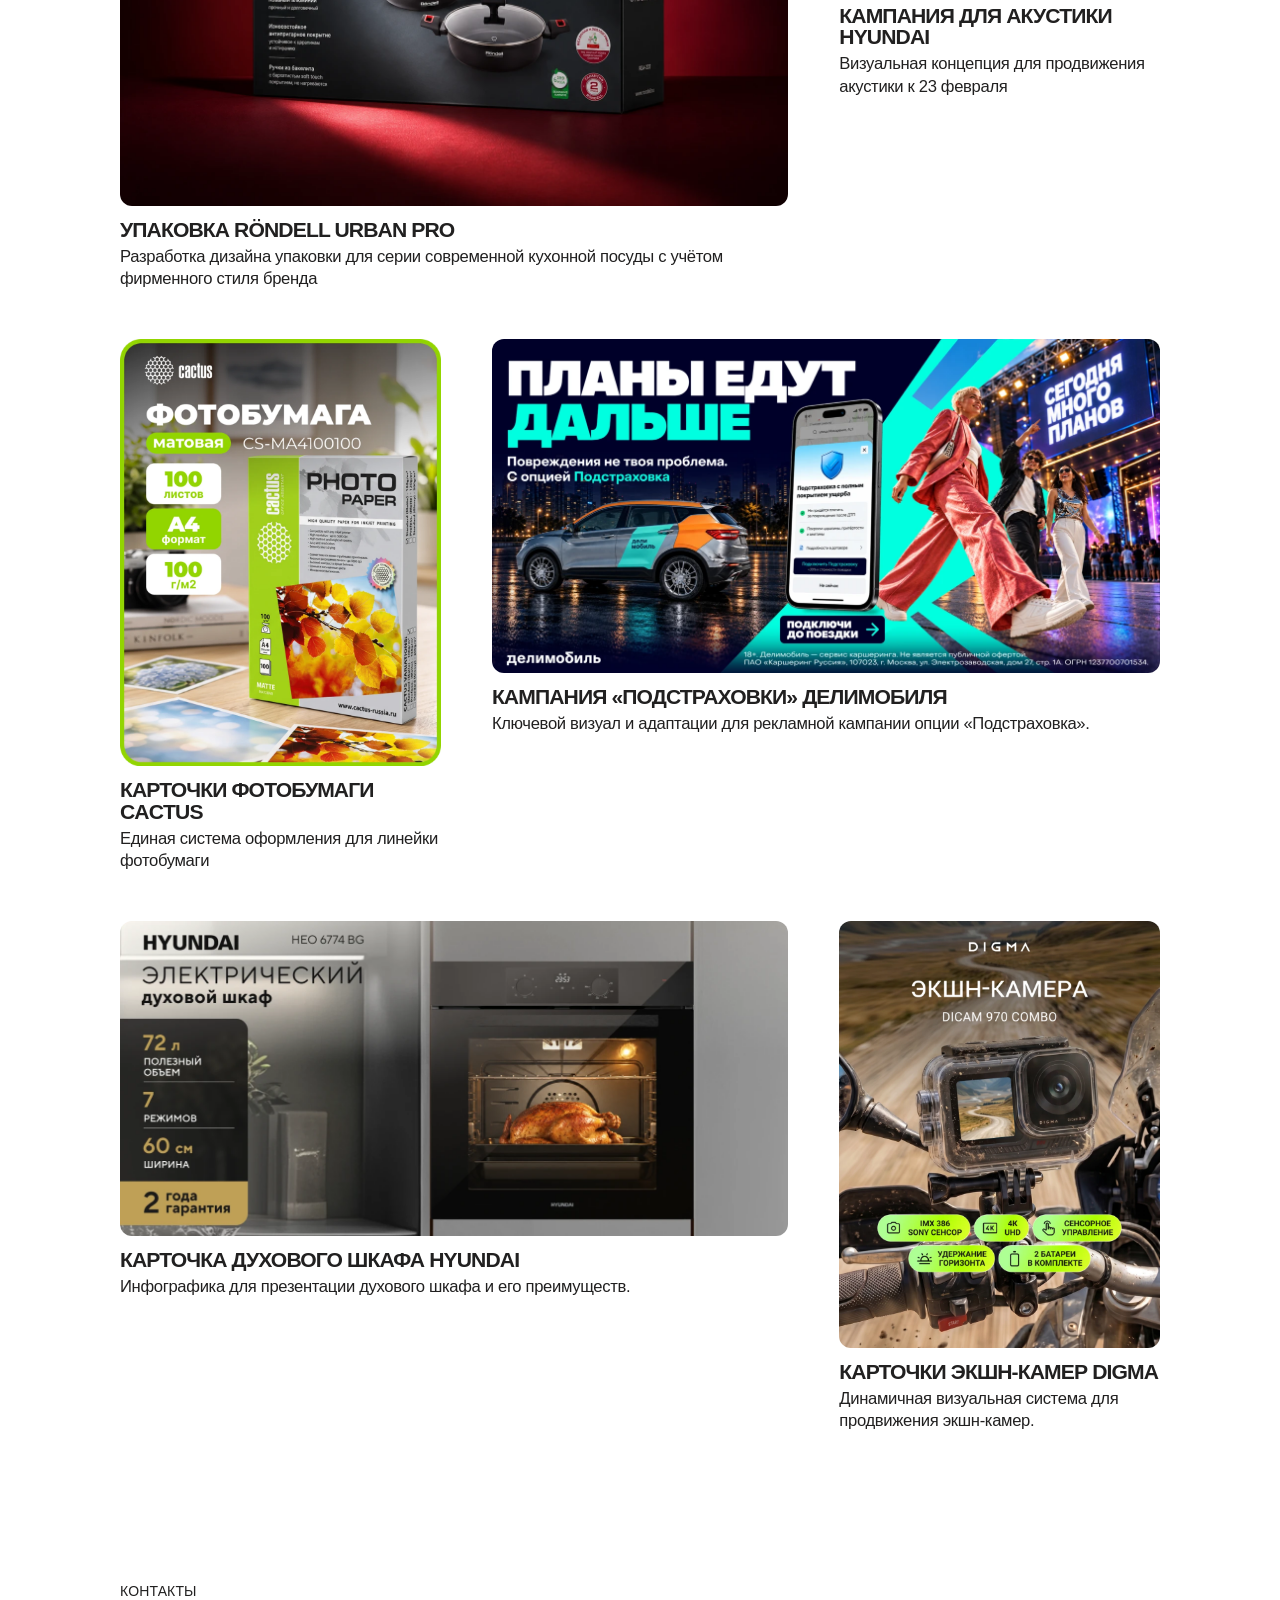
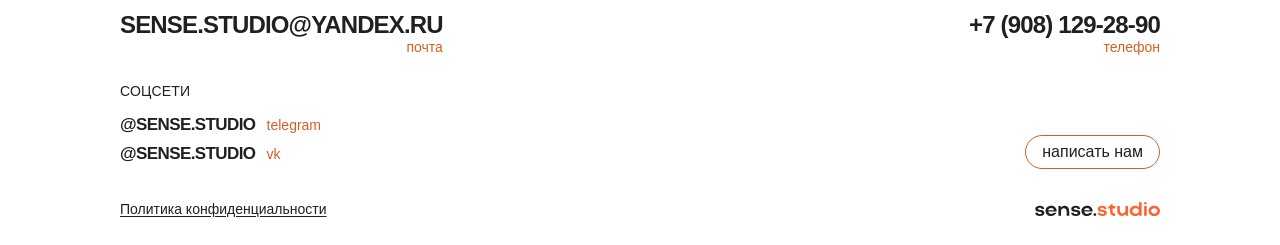
<file: public/projects/index.html>
<!doctype html>
<html lang="ru"><head>
  <meta charset="utf-8">
  <meta name="viewport" content="width=device-width, initial-scale=1">
  <title>Портфолио студии графического дизайна — sense.studio</title>
  <meta name="description" content="От упаковки сковород Röndell до рекламы Делимобиля. Посмотрите, как мы оформляем карточки товаров, разрабатываем баннеры и переносим идею на разные носители.">
  <link rel="canonical" href="https://sensestudio.ru/projects/">
  <meta property="og:type" content="website">
  <meta property="og:locale" content="ru_RU">
  <meta property="og:site_name" content="sense.studio">
  <meta property="og:url" content="https://sensestudio.ru/projects/">
  <meta property="og:title" content="Портфолио студии графического дизайна — sense.studio">
  <meta property="og:description" content="От упаковки сковород Röndell до рекламы Делимобиля. Посмотрите, как мы оформляем карточки товаров, разрабатываем баннеры и переносим идею на разные носители.">
  <meta property="og:image" content="https://sensestudio.ru/assets/share/projects.jpg">
  <meta property="og:image:type" content="image/jpeg">
  <meta property="og:image:width" content="1200">
  <meta property="og:image:height" content="630">
  <meta property="og:image:alt" content="Работы из портфолио sense.studio — баннер Bloody и упаковка Röndell Urban Pro.">
  <meta name="twitter:card" content="summary_large_image">
  <meta name="twitter:title" content="Портфолио студии графического дизайна — sense.studio">
  <meta name="twitter:description" content="От упаковки сковород Röndell до рекламы Делимобиля. Посмотрите, как мы оформляем карточки товаров, разрабатываем баннеры и переносим идею на разные носители.">
  <meta name="twitter:image" content="https://sensestudio.ru/assets/share/projects.jpg">
  <meta name="twitter:image:alt" content="Работы из портфолио sense.studio — баннер Bloody и упаковка Röndell Urban Pro.">
  <link rel="icon" href="../assets/monogram.svg" type="image/svg+xml">
  <link rel="stylesheet" href="../style.css">
  <link rel="stylesheet" href="../pages.css">
  <link rel="stylesheet" href="../motion.css">
  <link rel="stylesheet" href="../controls-motion.css">
  <script type="module" src="../motion.js"></script>
</head>
<body class="">
  <header class="site-header">
    <div class="wrap">
      <a href="../" aria-label="sense.studio — главная"><img class="monogram" src="../assets/monogram.svg" width="117" height="39" alt="sen"></a>
      <nav aria-label="Основное меню">
        <a href="../about/">о нас</a>
        <a href="./" aria-current="page">проекты</a>
      </nav>
    </div>
  </header>
<main class="wrap catalog"><h1 class="catalog-title">Портфолио студии</h1><div class="catalog-row layout-0"><article class="project"><a href="bloody/"><span class="project-cover"><img loading="lazy" src="../assets/bloody.webp" alt="" width="958" height="1276"></span><h2>Баннеры для гарнитур Bloody</h2></a><p>Серия ярких баннеров для продвижения игровых гарнитур</p></article><article class="project"><a href="hyundai/"><span class="project-cover"><img loading="lazy" src="../assets/hyundai.webp" alt="" width="1350" height="844"></span><h2>Карточки телевизоров Hyundai</h2></a><p>За короткий срок оформили более 20 моделей телевизоров Hyundai в единой визуальной системе.</p></article></div><div class="catalog-row layout-1"><article class="project"><a href="vitek/"><span class="project-cover"><img loading="lazy" src="../assets/vitek.webp" alt="" width="1350" height="637"></span><h2>Инфографика для пылесоса VITEK</h2></a><p>Инфографика, наглядно демонстрирующая возможности, технологии и сценарии использования пылесоса</p></article><article class="project"><a href="rondell-thermos/"><span class="project-cover"><img loading="lazy" src="../assets/rondell-thermos.webp" alt="" width="998" height="1330"></span><h2>Летние карточки термосов Röndell</h2></a><p>Сезонная концепция для продвижения коллекции термосов</p></article></div><div class="catalog-row layout-2"><article class="project"><a href="rondell/"><span class="project-cover"><img loading="lazy" src="../assets/rondell.webp" alt="" width="1350" height="900"></span><h2>Упаковка Röndell Urban Pro</h2></a><p>Разработка дизайна упаковки для серии современной кухонной посуды с учётом фирменного стиля бренда</p></article><article class="project"><a href="hyundai-audio/"><span class="project-cover"><img loading="lazy" src="../assets/hyundai-audio.webp" alt="" width="998" height="720"></span><h2>Кампания для акустики Hyundai</h2></a><p>Визуальная концепция для продвижения акустики к 23 февраля</p></article></div><div class="catalog-row layout-3"><article class="project"><a href="cactus/"><span class="project-cover"><img loading="lazy" src="../assets/cactus.webp" alt="" width="920" height="1226"></span><h2>Карточки фотобумаги Cactus</h2></a><p>Единая система оформления для линейки фотобумаги</p></article><article class="project"><a href="delimobil/"><span class="project-cover"><img loading="lazy" src="../assets/delimobil.webp" alt="" width="1350" height="675"></span><h2>Кампания «Подстраховки» Делимобиля</h2></a><p>Ключевой визуал и адаптации для рекламной кампании опции «Подстраховка».</p></article></div><div class="catalog-row layout-4"><article class="project"><a href="hyundai-oven/"><span class="project-cover"><img loading="lazy" src="../assets/hyundai-oven.webp" alt="" width="1350" height="637"></span><h2>Карточка духового шкафа Hyundai</h2></a><p>Инфографика для презентации духового шкафа и его преимуществ.</p></article><article class="project"><a href="digma/"><span class="project-cover"><img loading="lazy" src="../assets/digma.webp" alt="" width="958" height="1276"></span><h2>Карточки экшн-камер Digma</h2></a><p>Динамичная визуальная система для продвижения экшн-камер.</p></article></div></main><footer class="light-footer"><div class="wrap"><p>Контакты</p><div class="contacts"><a href="mailto:sense.studio@yandex.ru">sense.studio@yandex.ru<small>почта</small></a><a href="tel:+79081292890">+7 (908) 129-28-90<small>телефон</small></a></div>
 <div class="foot-actions"><div><p>Соцсети</p><span class="social-line">@sense.studio <small>Telegram</small></span><span class="social-line">@sense.studio <small>VK</small></span></div><a class="pill" href="../?brief=1#contact">написать нам</a></div>
 <div class="foot-base"><a href="../privacy/">Политика конфиденциальности</a><a href="../" aria-label="На главную"><img src="../assets/wordmark-light.svg" alt="sense.studio"></a></div></div></footer></body></html>
</file>
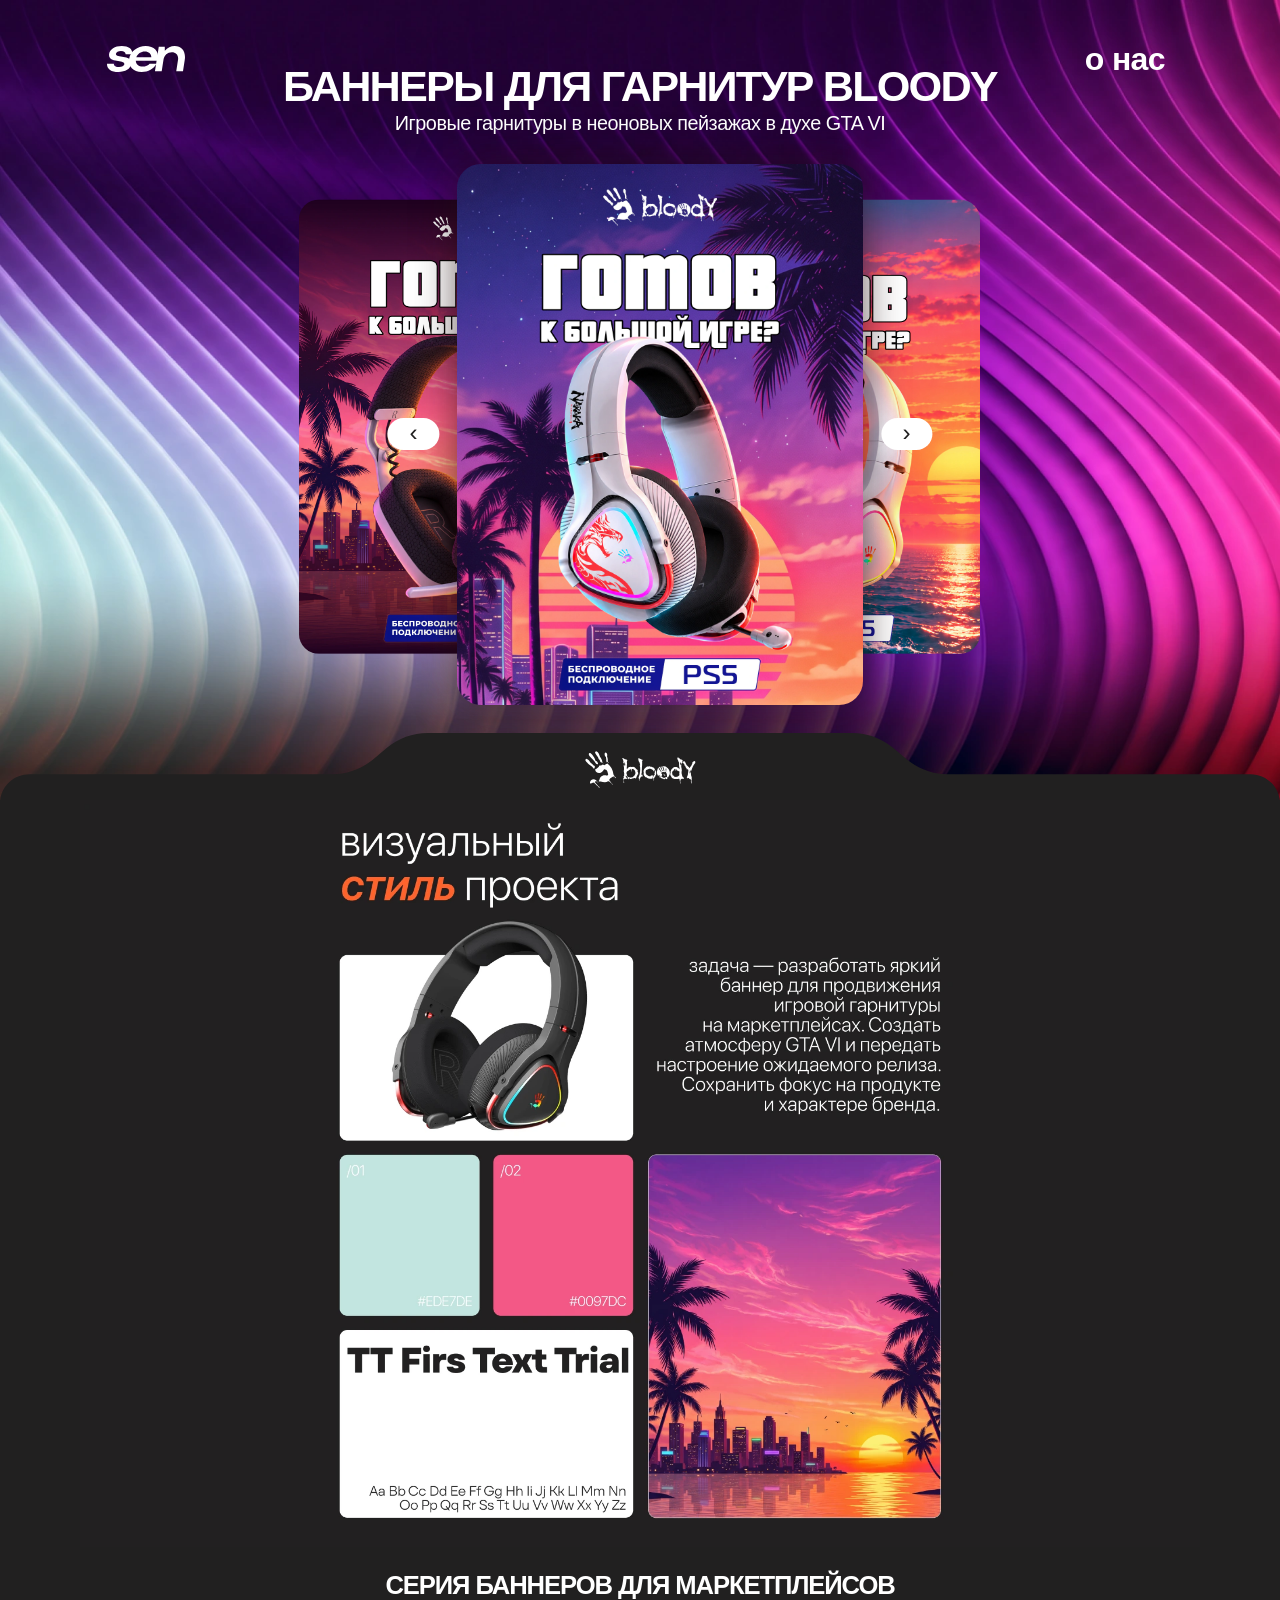
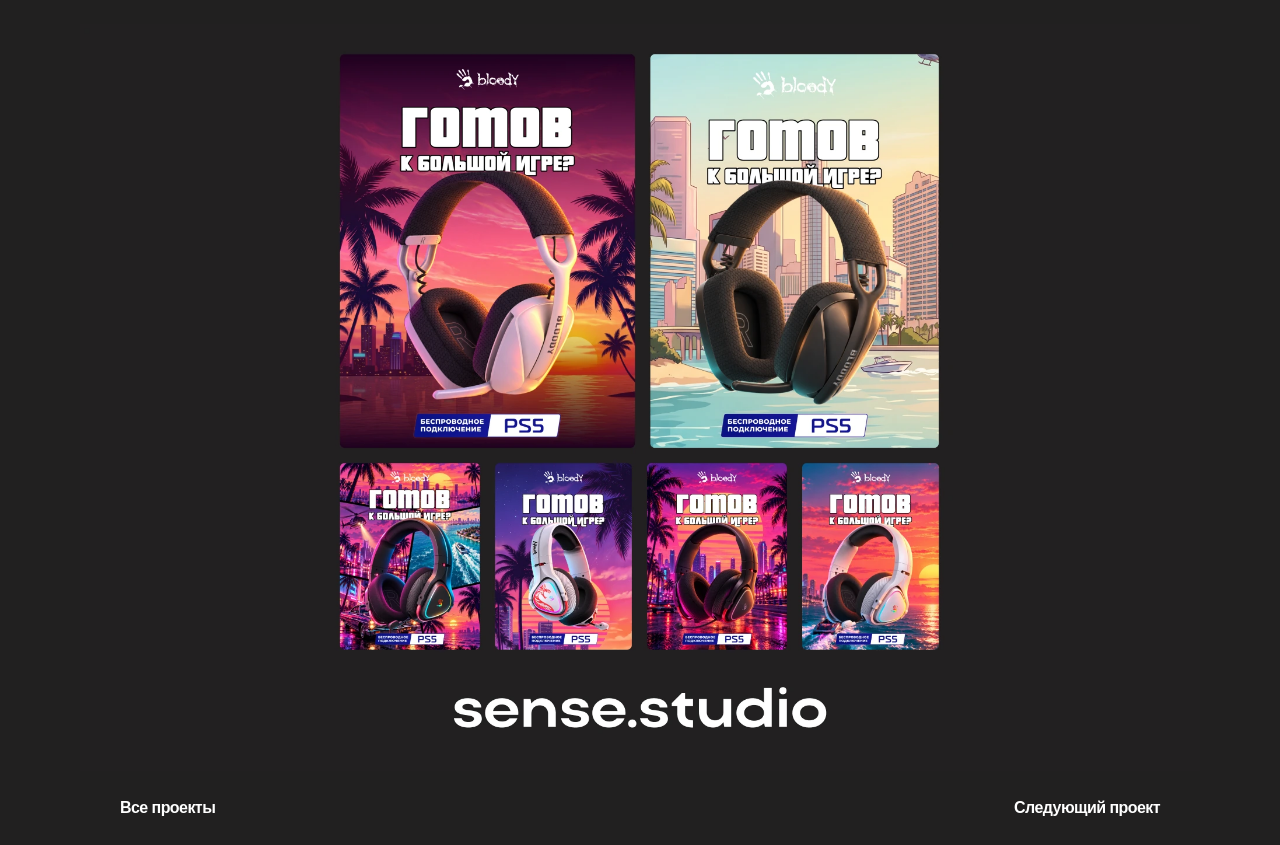
<file: public/projects/bloody/index.html>
<!doctype html>
<html lang="ru"><head>
  <meta charset="utf-8">
  <meta name="viewport" content="width=device-width, initial-scale=1">
  <title>Рекламные баннеры для игровых гарнитур Bloody — sense.studio</title>
  <meta name="description" content="Серия баннеров Bloody для маркетплейсов. Показываем, как соединили неоновые закаты и пальмы в духе GTA VI с крупными планами игровых гарнитур.">
  <link rel="canonical" href="https://sensestudio.ru/projects/bloody/">
  <meta property="og:type" content="website">
  <meta property="og:locale" content="ru_RU">
  <meta property="og:site_name" content="sense.studio">
  <meta property="og:url" content="https://sensestudio.ru/projects/bloody/">
  <meta property="og:title" content="Рекламные баннеры для игровых гарнитур Bloody — sense.studio">
  <meta property="og:description" content="Серия баннеров Bloody для маркетплейсов. Показываем, как соединили неоновые закаты и пальмы в духе GTA VI с крупными планами игровых гарнитур.">
  <meta property="og:image" content="https://sensestudio.ru/assets/share/bloody.jpg">
  <meta property="og:image:type" content="image/jpeg">
  <meta property="og:image:width" content="1200">
  <meta property="og:image:height" content="630">
  <meta property="og:image:alt" content="Игровая гарнитура Bloody на фоне неонового заката и пальм.">
  <meta name="twitter:card" content="summary_large_image">
  <meta name="twitter:title" content="Рекламные баннеры для игровых гарнитур Bloody — sense.studio">
  <meta name="twitter:description" content="Серия баннеров Bloody для маркетплейсов. Показываем, как соединили неоновые закаты и пальмы в духе GTA VI с крупными планами игровых гарнитур.">
  <meta name="twitter:image" content="https://sensestudio.ru/assets/share/bloody.jpg">
  <meta name="twitter:image:alt" content="Игровая гарнитура Bloody на фоне неонового заката и пальм.">
  <link rel="icon" href="../../assets/monogram.svg" type="image/svg+xml">
  <link rel="stylesheet" href="../../style.css">
  <link rel="stylesheet" href="../../pages.css">
  <script type="module" src="../../case.js"></script>
  <link rel="stylesheet" href="../../motion.css">
  <link rel="stylesheet" href="../../controls-motion.css">
  <script type="module" src="../../motion.js"></script>
</head>
<body class="">
<main class="case-page case-dark" data-project="bloody">
  <header class="case-header">
    <nav aria-label="Основное меню">
      <a href="../../" aria-label="sense.studio — главная"><img class="monogram" src="../../assets/monogram.svg" width="117" height="39" alt="sen"></a>
      <a href="../../about/">о нас</a>
    </nav>
  </header>
  <section class="case-hero carousel-hero bloody" style="background-image: url('../../assets/cases/bloody-bg.webp')">
 <div class="case-intro"><h1>Баннеры для гарнитур Bloody</h1><p>Игровые гарнитуры в неоновых пейзажах в духе GTA VI</p></div>
    <div class="carousel" aria-label="Варианты дизайна Bloody" aria-roledescription="карусель" tabindex="0">
    <img class="slide left" src="../../assets/cases/bloody-slide-5.webp" srcset="../../assets/cases/bloody-slide-5-small.webp 360w, ../../assets/cases/bloody-slide-5.webp 1200w" sizes="32vw" alt=""><img class="slide right" src="../../assets/cases/bloody-slide-4.webp" srcset="../../assets/cases/bloody-slide-4-small.webp 360w, ../../assets/cases/bloody-slide-4.webp 1200w" sizes="32vw" alt=""><img class="slide center" src="../../assets/cases/bloody-slide-3.webp" srcset="../../assets/cases/bloody-slide-3-small.webp 360w, ../../assets/cases/bloody-slide-3.webp 1200w" sizes="32vw" alt="Bloody — вариант 1 из 3">
    <button class="prev" aria-label="Предыдущий вариант">‹</button><button class="next" aria-label="Следующий вариант">›</button><span class="sr-only" aria-live="polite"></span></div><img class="brand-tab" src="../../assets/cases/bloody-tab.svg" alt="Bloody"></section>
 <section class="case-board"><h2 class="sr-only">Визуальный стиль кампании Bloody</h2><picture><source media="(max-width: 680px)" srcset="../../assets/cases/bloody-style-mobile.webp" width="360" height="368"><img src="../../assets/cases/bloody-style.webp" alt="задача — разработать яркий баннер для продвижения игровой гарнитуры на маркетплейсах. Создать атмосферу GTA VI и передать настроение ожидаемого релиза. Сохранить фокус на продукте и характере бренда. TT Firs Text Trial" loading="lazy" width="1920" height="1280"></picture></section>
 <section class="case-work"><h2 class="case-work-title">Серия баннеров для маркетплейсов</h2><a href="../../assets/cases/bloody-work.webp" data-zoom aria-label="Увеличить работы проекта Bloody"><picture><source media="(max-width: 680px)" srcset="../../assets/cases/bloody-work-mobile.webp" width="360" height="368"><img src="../../assets/cases/bloody-work.webp" alt="Галерея проекта Баннеры Bloody" loading="lazy" width="1920" height="1280"></picture></a></section>
 <nav class="wrap case-links" aria-label="Навигация по проектам"><a href="../">Все проекты</a><a href="../hyundai/">Следующий проект</a></nav></main>
 <dialog id="zoom"><form method="dialog"><button class="close" aria-label="Закрыть">×</button></form><img alt="Работы проекта Bloody"></dialog></body></html>
</file>
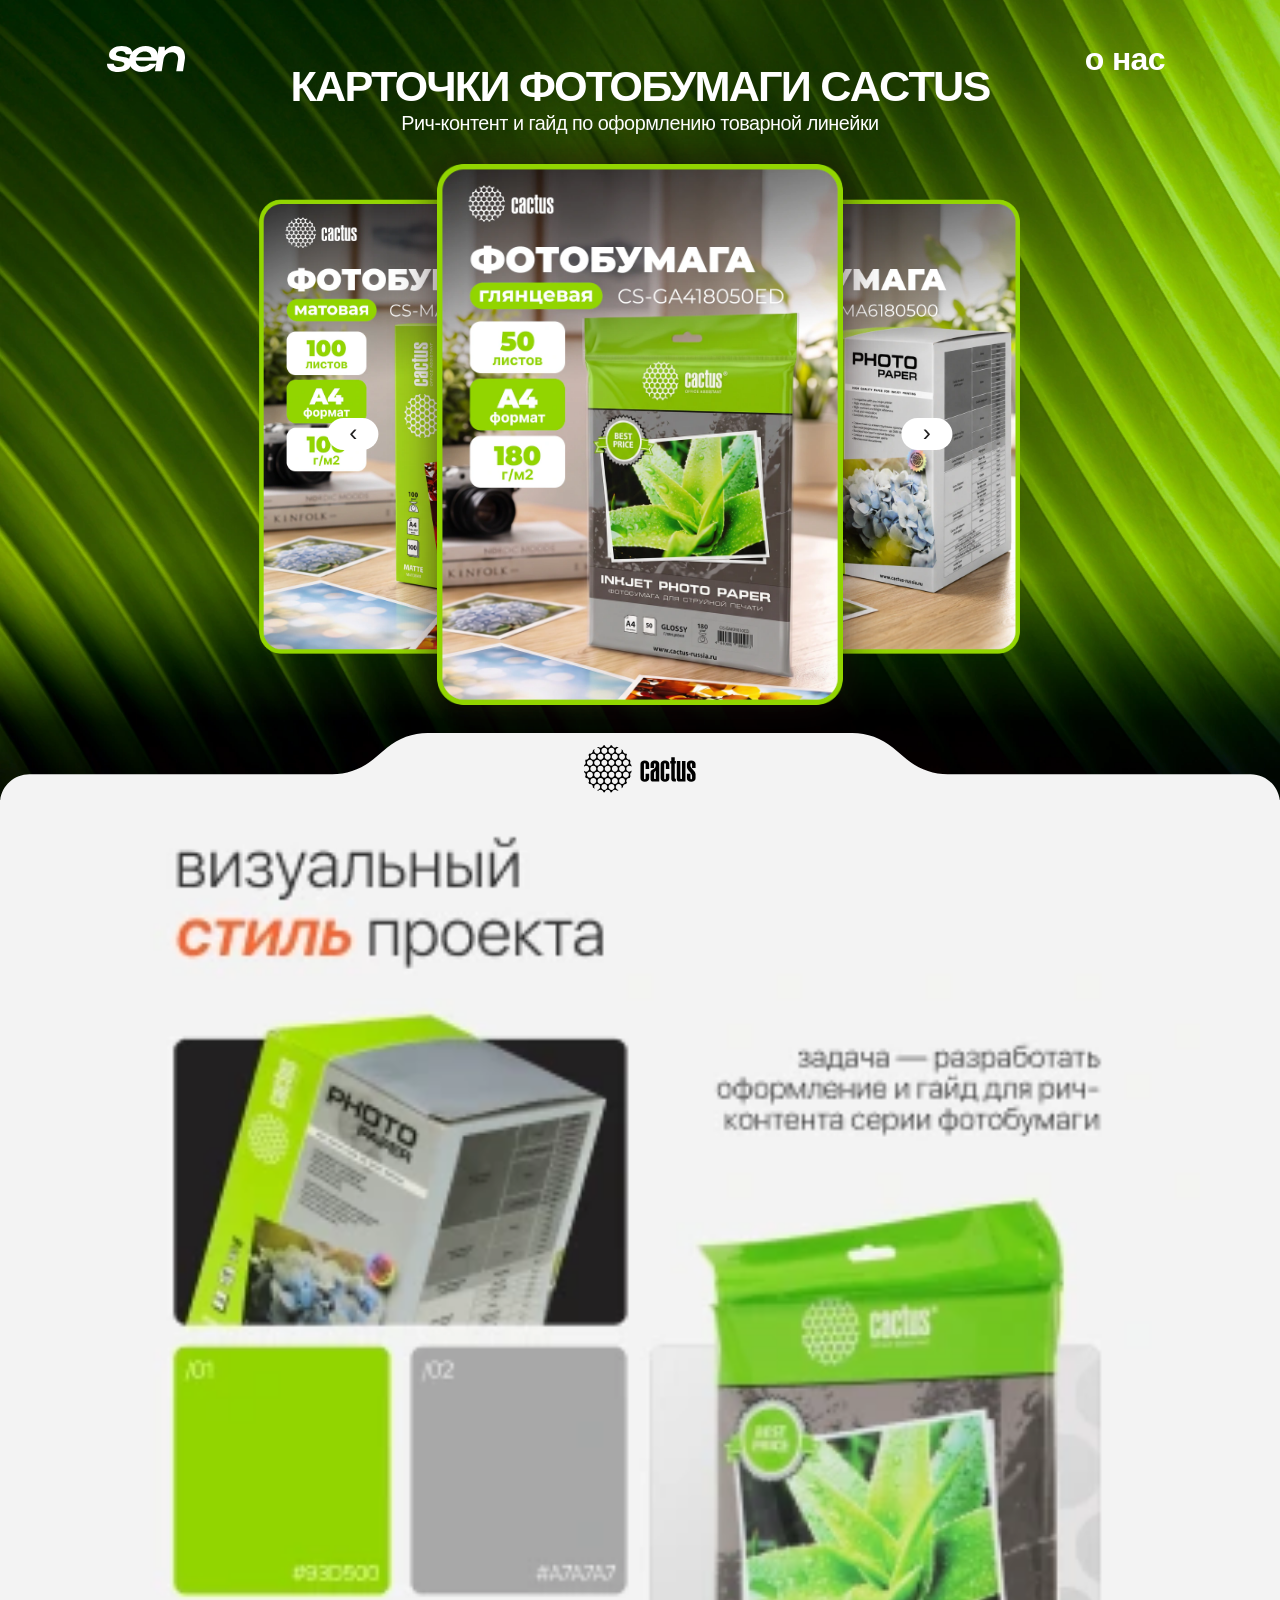
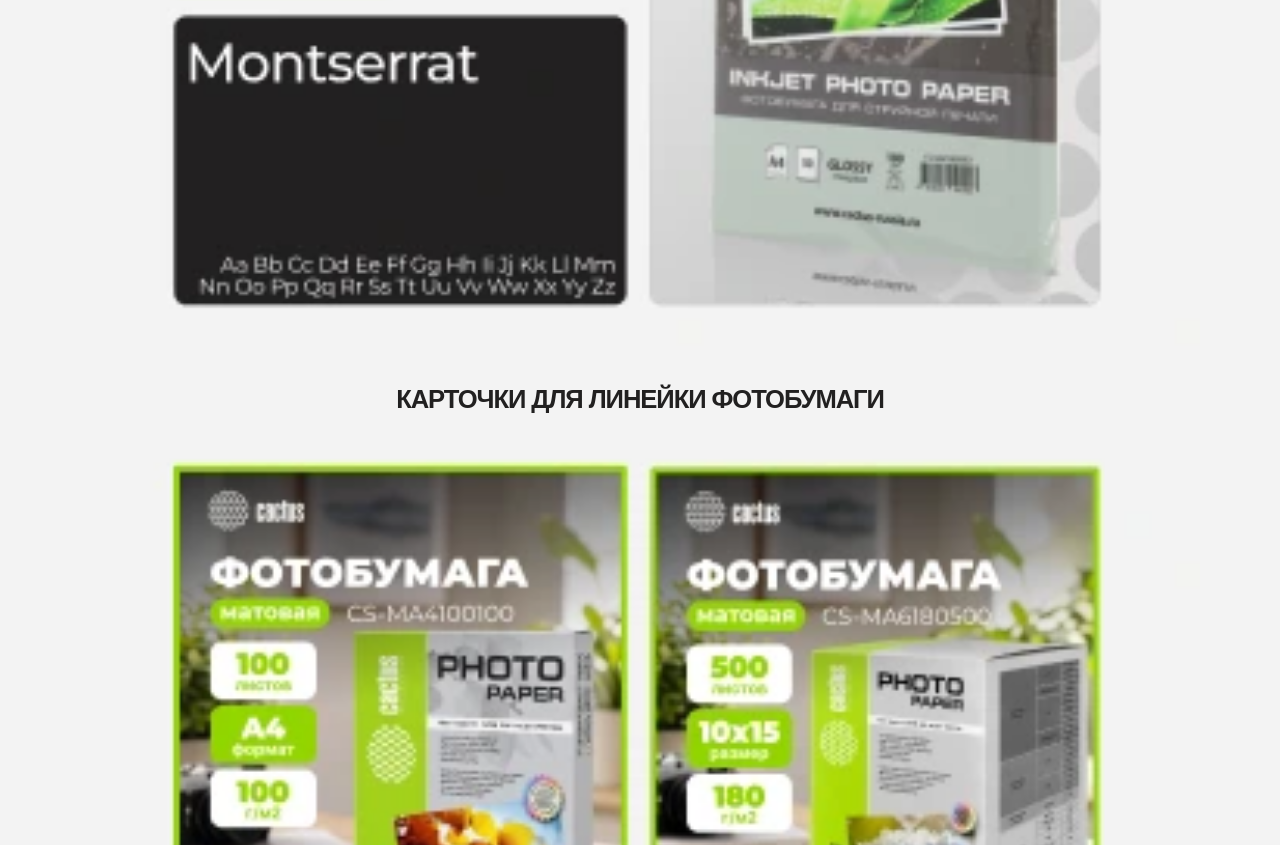
<file: public/projects/cactus/index.html>
<!doctype html>
<html lang="ru"><head>
  <meta charset="utf-8">
  <meta name="viewport" content="width=device-width, initial-scale=1">
  <title>Рич-контент и карточки фотобумаги Cactus — sense.studio</title>
  <meta name="description" content="Для линейки фотобумаги Cactus мы разработали карточки товаров и гайд по их оформлению. В кейсе — примеры подачи формата, плотности и типа покрытия.">
  <link rel="canonical" href="https://sensestudio.ru/projects/cactus/">
  <meta property="og:type" content="website">
  <meta property="og:locale" content="ru_RU">
  <meta property="og:site_name" content="sense.studio">
  <meta property="og:url" content="https://sensestudio.ru/projects/cactus/">
  <meta property="og:title" content="Рич-контент и карточки фотобумаги Cactus — sense.studio">
  <meta property="og:description" content="Для линейки фотобумаги Cactus мы разработали карточки товаров и гайд по их оформлению. В кейсе — примеры подачи формата, плотности и типа покрытия.">
  <meta property="og:image" content="https://sensestudio.ru/assets/share/cactus.jpg">
  <meta property="og:image:type" content="image/jpeg">
  <meta property="og:image:width" content="1200">
  <meta property="og:image:height" content="630">
  <meta property="og:image:alt" content="Карточка фотобумаги Cactus с упаковкой, отпечатанной фотографией и характеристиками.">
  <meta name="twitter:card" content="summary_large_image">
  <meta name="twitter:title" content="Рич-контент и карточки фотобумаги Cactus — sense.studio">
  <meta name="twitter:description" content="Для линейки фотобумаги Cactus мы разработали карточки товаров и гайд по их оформлению. В кейсе — примеры подачи формата, плотности и типа покрытия.">
  <meta name="twitter:image" content="https://sensestudio.ru/assets/share/cactus.jpg">
  <meta name="twitter:image:alt" content="Карточка фотобумаги Cactus с упаковкой, отпечатанной фотографией и характеристиками.">
  <link rel="icon" href="../../assets/monogram.svg" type="image/svg+xml">
  <link rel="stylesheet" href="../../style.css">
  <link rel="stylesheet" href="../../pages.css">
  <script type="module" src="../../case.js"></script>
  <link rel="stylesheet" href="../../motion.css">
  <link rel="stylesheet" href="../../controls-motion.css">
  <script type="module" src="../../motion.js"></script>
</head>
<body class="">
<main class="case-page " data-project="cactus">
  <header class="case-header">
    <nav aria-label="Основное меню">
      <a href="../../" aria-label="sense.studio — главная"><img class="monogram" src="../../assets/monogram.svg" width="117" height="39" alt="sen"></a>
      <a href="../../about/">о нас</a>
    </nav>
  </header>
  <section class="case-hero carousel-hero cactus" style="background-image: url('../../assets/cases/cactus-bg.webp')">
 <div class="case-intro"><h1>Карточки фотобумаги Cactus</h1><p>Рич-контент и гайд по оформлению товарной линейки</p></div>
    <div class="carousel" aria-label="Варианты дизайна cactus" aria-roledescription="карусель" tabindex="0">
    <img class="slide left" src="../../assets/cases/cactus-slide-5.webp" srcset="../../assets/cases/cactus-slide-5-small.webp 360w, ../../assets/cases/cactus-slide-5.webp 900w" sizes="32vw" alt=""><img class="slide right" src="../../assets/cases/cactus-slide-4.webp" srcset="../../assets/cases/cactus-slide-4-small.webp 360w, ../../assets/cases/cactus-slide-4.webp 900w" sizes="32vw" alt=""><img class="slide center" src="../../assets/cases/cactus-slide-3.webp" srcset="../../assets/cases/cactus-slide-3-small.webp 360w, ../../assets/cases/cactus-slide-3.webp 900w" sizes="32vw" alt="cactus — вариант 1 из 3">
    <button class="prev" aria-label="Предыдущий вариант">‹</button><button class="next" aria-label="Следующий вариант">›</button><span class="sr-only" aria-live="polite"></span></div><img class="brand-tab" src="../../assets/cases/cactus-tab.svg" alt="cactus"></section>
 <section class="case-board"><h2 class="sr-only">Правила оформления карточек Cactus</h2><picture><source media="(max-width: 680px)" srcset="../../assets/cases/cactus-style-mobile.webp" width="360" height="373"><img src="../../assets/cases/cactus-style.webp" alt="Палитра, шрифт Montserrat и примеры оформления карточек фотобумаги Cactus" loading="lazy" width="1920" height="1280"></picture></section>
 <section class="case-work"><h2 class="case-work-title">Карточки для линейки фотобумаги</h2><a href="../../assets/cases/cactus-work.webp" data-zoom aria-label="Увеличить работы проекта cactus"><picture><source media="(max-width: 680px)" srcset="../../assets/cases/cactus-work-mobile.webp" width="360" height="372"><img src="../../assets/cases/cactus-work.webp" alt="Галерея проекта Рич-контент Cactus" loading="lazy" width="1920" height="1280"></picture></a></section>
 <nav class="wrap case-links" aria-label="Навигация по проектам"><a href="../">Все проекты</a><a href="../delimobil/">Следующий проект</a></nav></main>
 <dialog id="zoom"><form method="dialog"><button class="close" aria-label="Закрыть">×</button></form><img alt="Работы проекта cactus"></dialog></body></html>
</file>
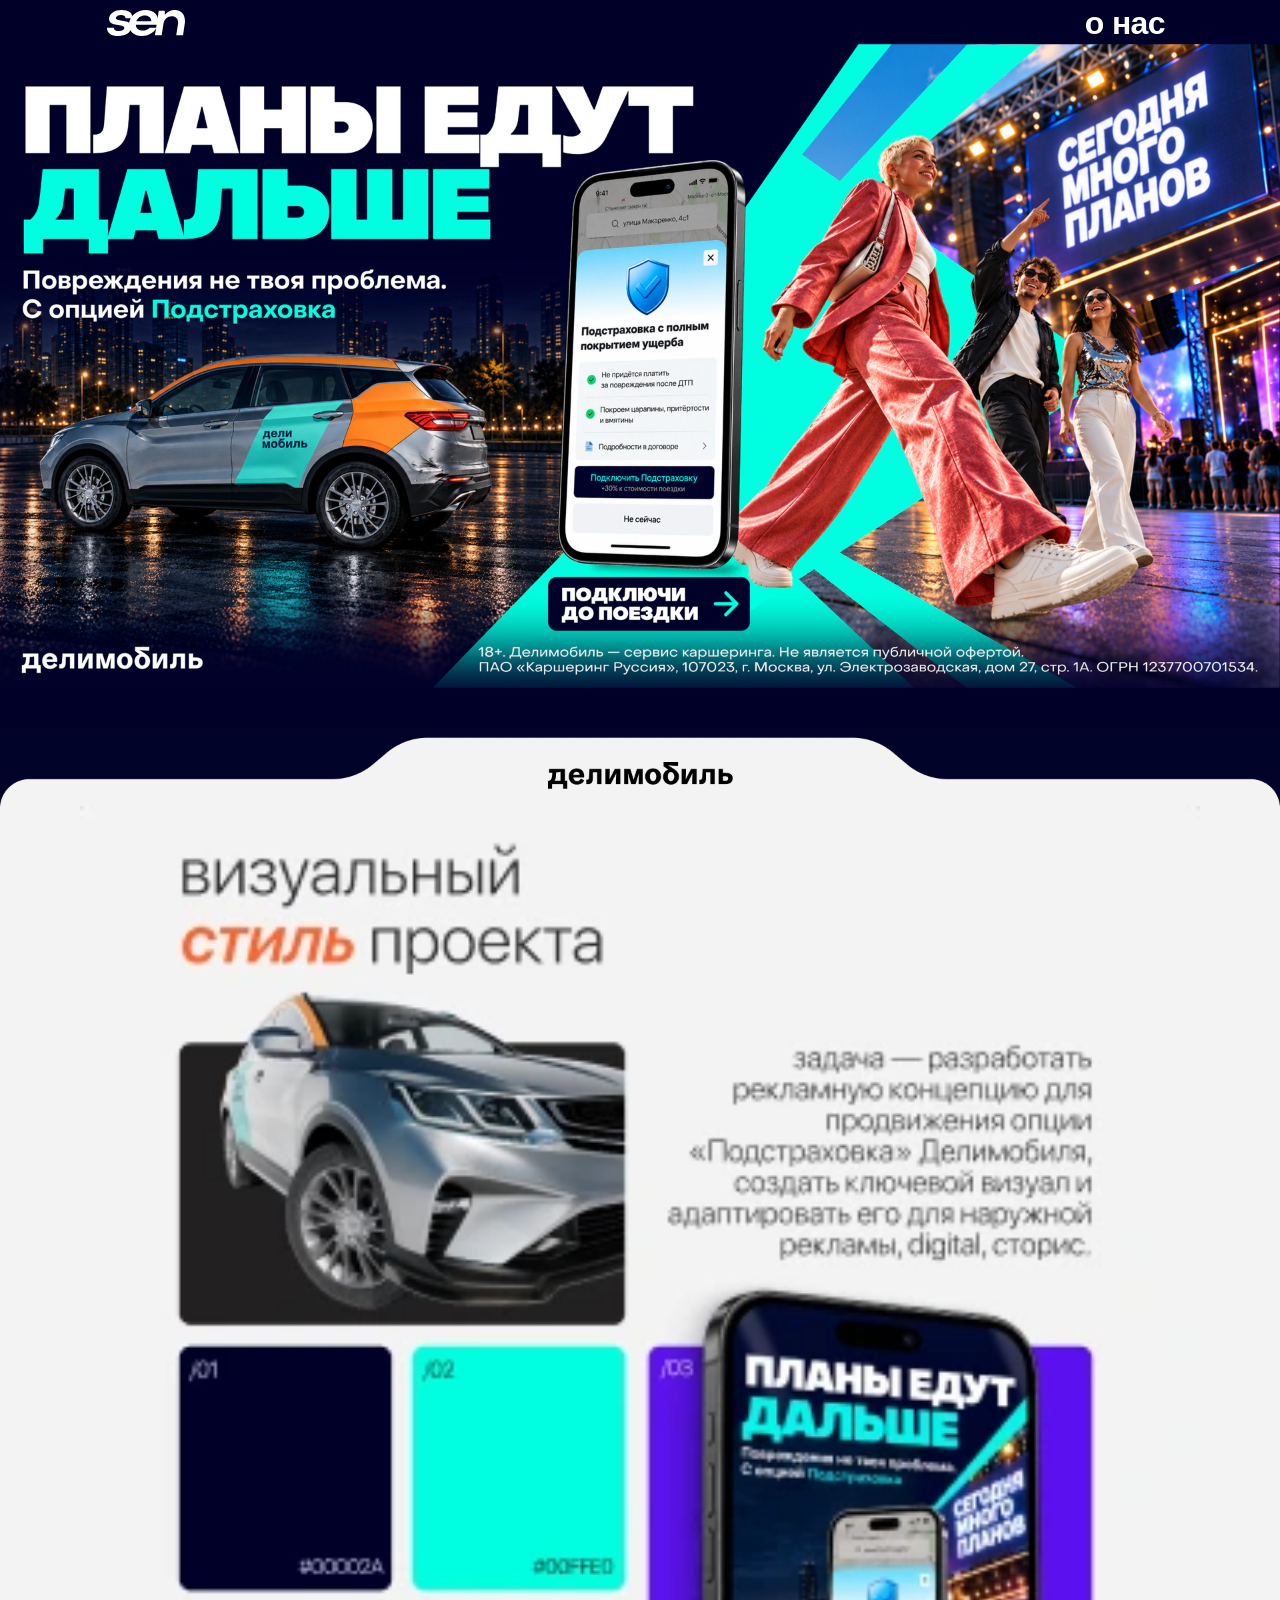
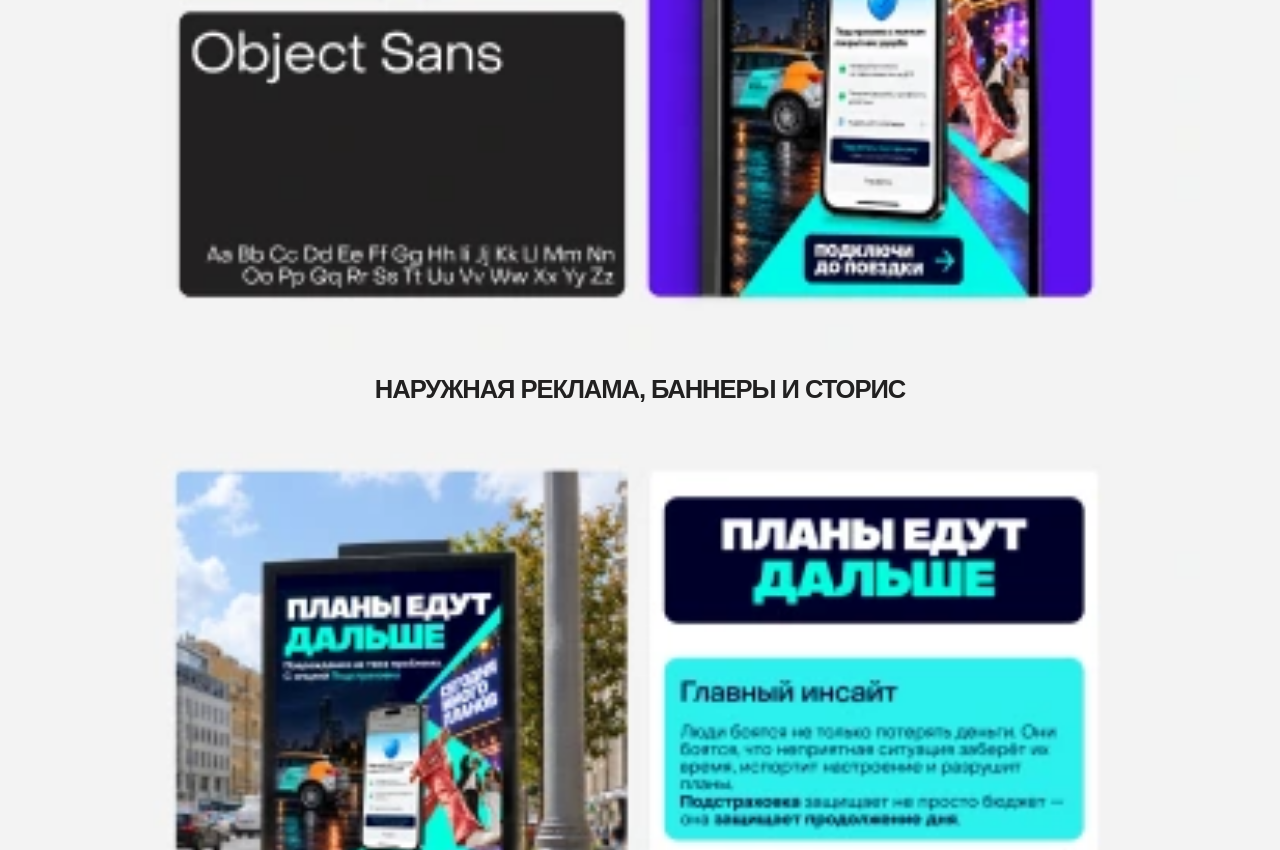
<file: public/projects/delimobil/index.html>
<!doctype html>
<html lang="ru"><head>
  <meta charset="utf-8">
  <meta name="viewport" content="width=device-width, initial-scale=1">
  <title>Рекламная кампания «Подстраховки» Делимобиля — sense.studio</title>
  <meta name="description" content="«Планы едут дальше» — кампания об опции «Подстраховка» Делимобиля. Посмотрите ключевой визуал и его адаптации для наружной рекламы, баннеров и сторис.">
  <link rel="canonical" href="https://sensestudio.ru/projects/delimobil/">
  <meta property="og:type" content="website">
  <meta property="og:locale" content="ru_RU">
  <meta property="og:site_name" content="sense.studio">
  <meta property="og:url" content="https://sensestudio.ru/projects/delimobil/">
  <meta property="og:title" content="Рекламная кампания «Подстраховки» Делимобиля — sense.studio">
  <meta property="og:description" content="«Планы едут дальше» — кампания об опции «Подстраховка» Делимобиля. Посмотрите ключевой визуал и его адаптации для наружной рекламы, баннеров и сторис.">
  <meta property="og:image" content="https://sensestudio.ru/assets/share/delimobil.jpg">
  <meta property="og:image:type" content="image/jpeg">
  <meta property="og:image:width" content="1200">
  <meta property="og:image:height" content="630">
  <meta property="og:image:alt" content="Визуал кампании «Планы едут дальше» для Делимобиля.">
  <meta name="twitter:card" content="summary_large_image">
  <meta name="twitter:title" content="Рекламная кампания «Подстраховки» Делимобиля — sense.studio">
  <meta name="twitter:description" content="«Планы едут дальше» — кампания об опции «Подстраховка» Делимобиля. Посмотрите ключевой визуал и его адаптации для наружной рекламы, баннеров и сторис.">
  <meta name="twitter:image" content="https://sensestudio.ru/assets/share/delimobil.jpg">
  <meta name="twitter:image:alt" content="Визуал кампании «Планы едут дальше» для Делимобиля.">
  <link rel="icon" href="../../assets/monogram.svg" type="image/svg+xml">
  <link rel="stylesheet" href="../../style.css">
  <link rel="stylesheet" href="../../pages.css">
  <script type="module" src="../../case.js"></script>
  <link rel="stylesheet" href="../../motion.css">
  <link rel="stylesheet" href="../../controls-motion.css">
  <script type="module" src="../../motion.js"></script>
</head>
<body class="">
<main class="case-page " data-project="delimobil">
  <header class="case-header">
    <nav aria-label="Основное меню">
      <a href="../../" aria-label="sense.studio — главная"><img class="monogram" src="../../assets/monogram.svg" width="117" height="39" alt="sen"></a>
      <a href="../../about/">о нас</a>
    </nav>
  </header>
  <section class="case-hero full-art">
 <h1 class="sr-only">Реклама «Подстраховки» Делимобиля</h1><picture><source media="(max-width: 680px)" srcset="../../assets/cases/delimobil-cover-mobile.webp 1200w, ../../assets/cases/delimobil-cover.webp 1920w" sizes="100vw" width="1200" height="750"><img src="../../assets/cases/delimobil-cover.webp" srcset="../../assets/cases/delimobil-cover.webp 1920w, ../../assets/cases/delimobil-cover-wide.webp 3600w" sizes="100vw" alt="Рекламная кампания Делимобиля «Планы едут дальше»" fetchpriority="high" width="1920" height="1200"></picture></section>
 <section class="case-board"><h2 class="sr-only">Визуальный стиль кампании «Планы едут дальше»</h2><picture><source media="(max-width: 680px)" srcset="../../assets/cases/delimobil-style-mobile.webp" width="360" height="368"><img src="../../assets/cases/delimobil-style.webp" alt="задача — разработать рекламную концепцию для продвижения опции «Подстраховка» Делимобиля, создать ключевой визуал и адаптировать его для наружной рекламы, digital, сторис. Object Sans" loading="lazy" width="1920" height="1280"></picture></section>
 <section class="case-work"><h2 class="case-work-title">Наружная реклама, баннеры и сторис</h2><a href="../../assets/cases/delimobil-work.webp" data-zoom aria-label="Увеличить работы проекта делимобиль"><picture><source media="(max-width: 680px)" srcset="../../assets/cases/delimobil-work-mobile.webp" width="360" height="368"><img src="../../assets/cases/delimobil-work.webp" alt="Галерея проекта Рекламная кампания Делимобиль" loading="lazy" width="1920" height="1280"></picture></a></section>
 <nav class="wrap case-links" aria-label="Навигация по проектам"><a href="../">Все проекты</a><a href="../hyundai-oven/">Следующий проект</a></nav></main>
 <dialog id="zoom"><form method="dialog"><button class="close" aria-label="Закрыть">×</button></form><img alt="Работы проекта делимобиль"></dialog></body></html>
</file>
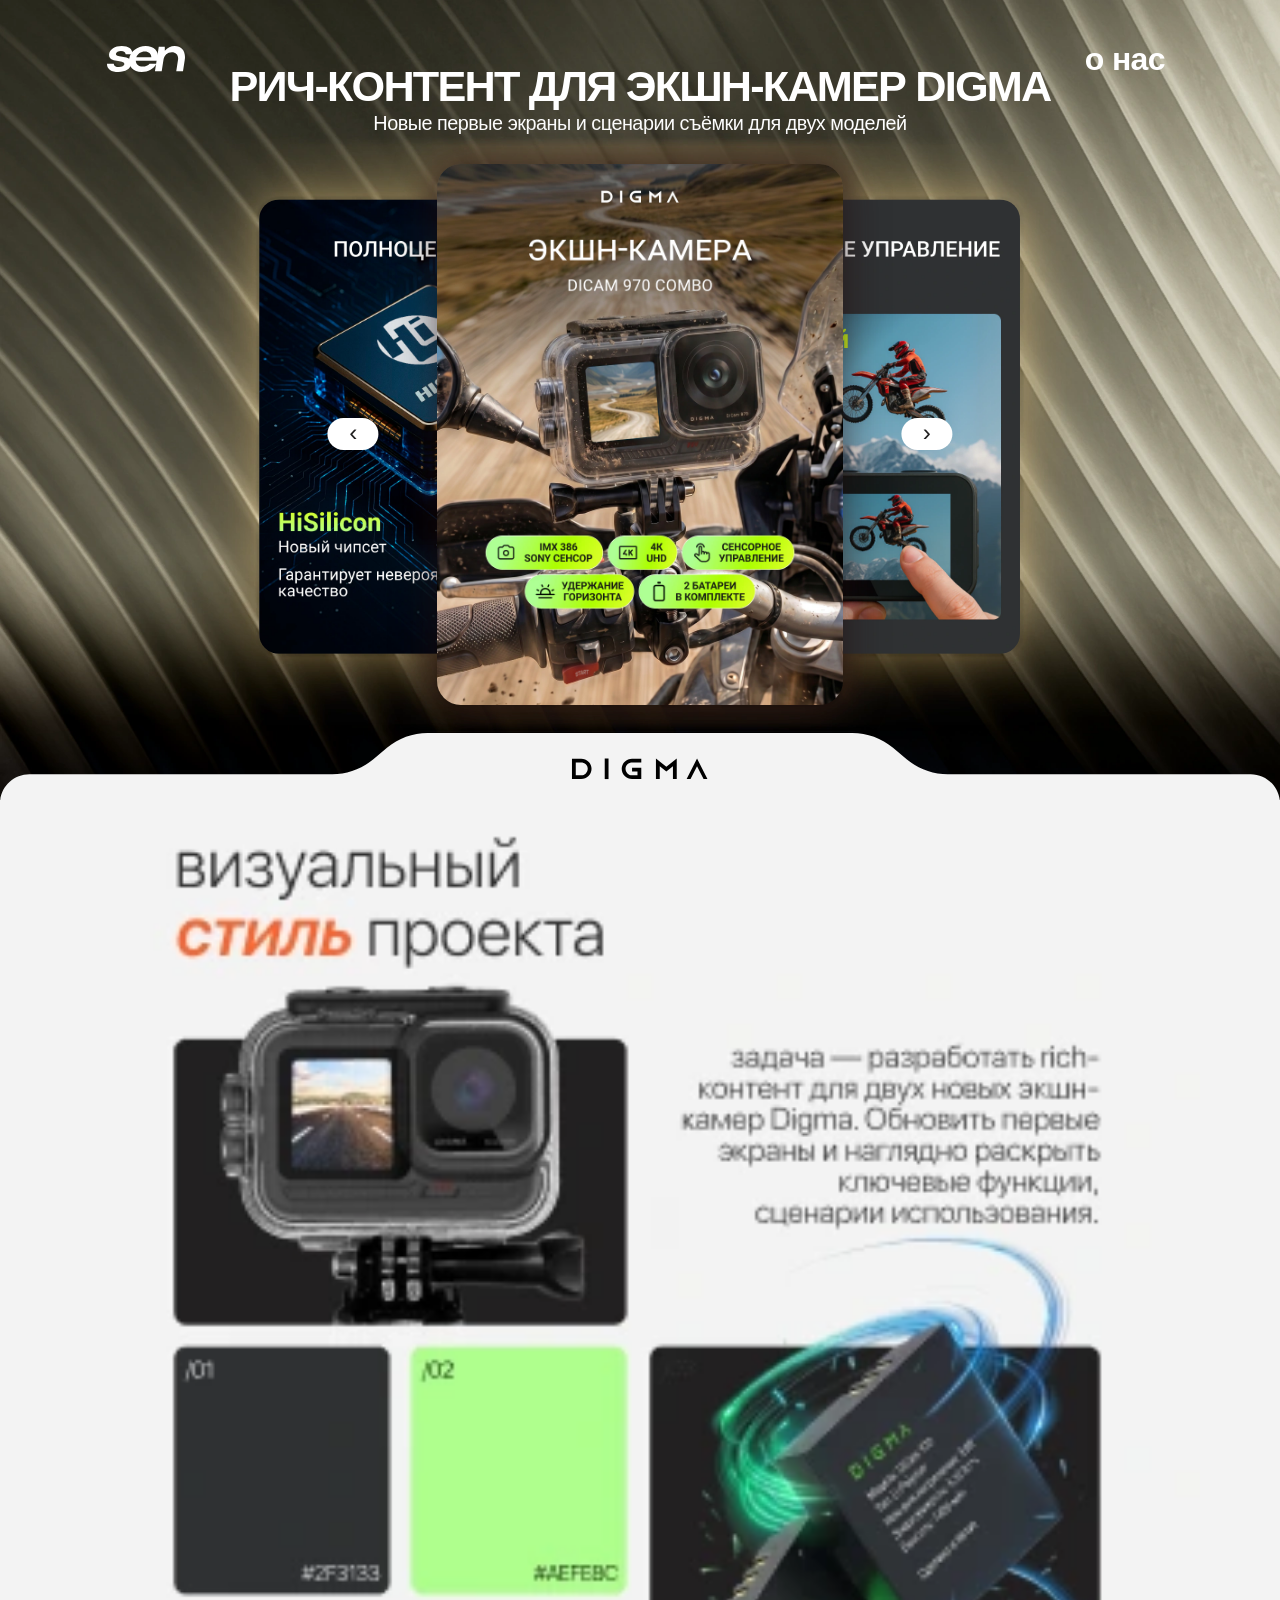
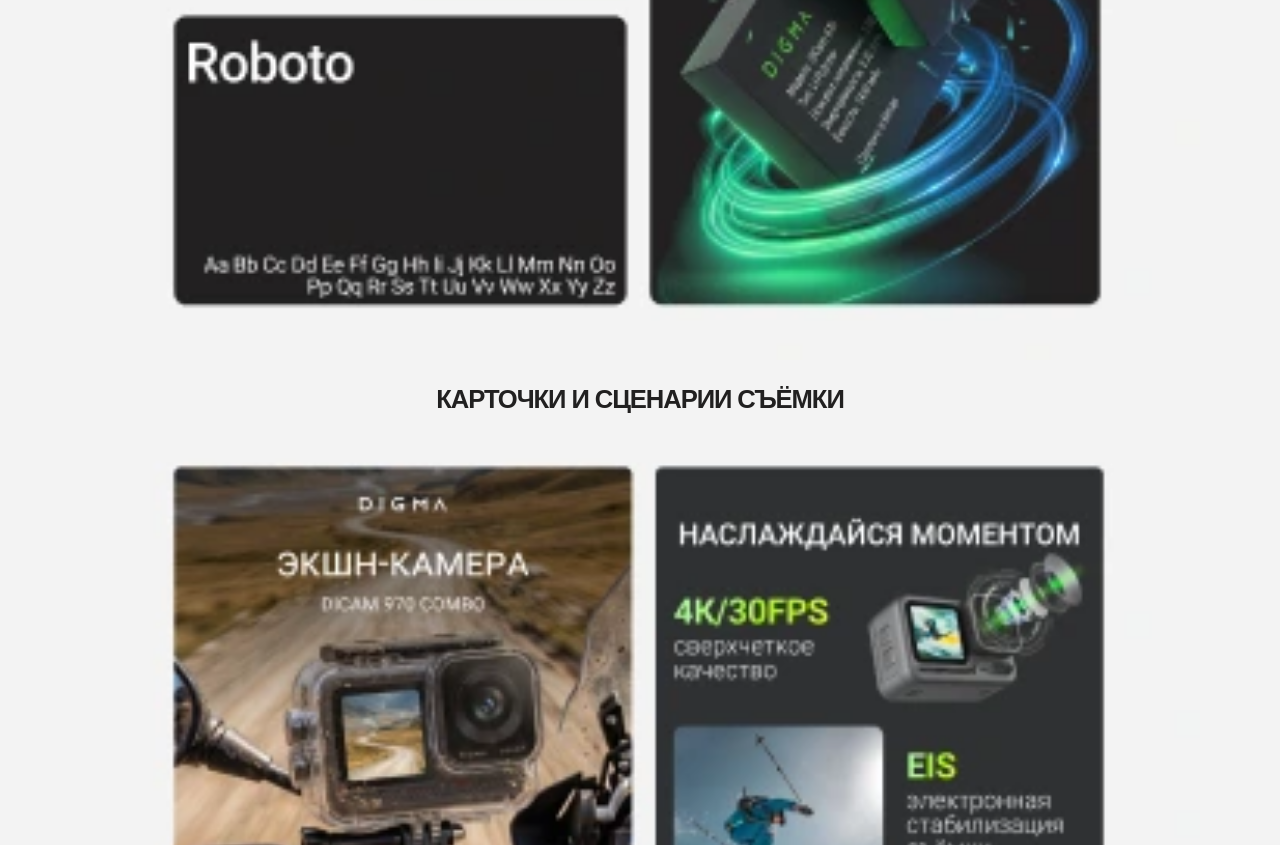
<file: public/projects/digma/index.html>
<!doctype html>
<html lang="ru"><head>
  <meta charset="utf-8">
  <meta name="viewport" content="width=device-width, initial-scale=1">
  <title>Рич-контент для экшн-камер Digma — sense.studio</title>
  <meta name="description" content="Для двух экшн-камер Digma мы обновили первые экраны карточек и показали камеры в действии. В кейсе — визуальная концепция и слайды с функциями моделей.">
  <link rel="canonical" href="https://sensestudio.ru/projects/digma/">
  <meta property="og:type" content="website">
  <meta property="og:locale" content="ru_RU">
  <meta property="og:site_name" content="sense.studio">
  <meta property="og:url" content="https://sensestudio.ru/projects/digma/">
  <meta property="og:title" content="Рич-контент для экшн-камер Digma — sense.studio">
  <meta property="og:description" content="Для двух экшн-камер Digma мы обновили первые экраны карточек и показали камеры в действии. В кейсе — визуальная концепция и слайды с функциями моделей.">
  <meta property="og:image" content="https://sensestudio.ru/assets/share/digma.jpg">
  <meta property="og:image:type" content="image/jpeg">
  <meta property="og:image:width" content="1200">
  <meta property="og:image:height" content="630">
  <meta property="og:image:alt" content="Карточка экшн-камеры Digma с камерой в защитном боксе.">
  <meta name="twitter:card" content="summary_large_image">
  <meta name="twitter:title" content="Рич-контент для экшн-камер Digma — sense.studio">
  <meta name="twitter:description" content="Для двух экшн-камер Digma мы обновили первые экраны карточек и показали камеры в действии. В кейсе — визуальная концепция и слайды с функциями моделей.">
  <meta name="twitter:image" content="https://sensestudio.ru/assets/share/digma.jpg">
  <meta name="twitter:image:alt" content="Карточка экшн-камеры Digma с камерой в защитном боксе.">
  <link rel="icon" href="../../assets/monogram.svg" type="image/svg+xml">
  <link rel="stylesheet" href="../../style.css">
  <link rel="stylesheet" href="../../pages.css">
  <script type="module" src="../../case.js"></script>
  <link rel="stylesheet" href="../../motion.css">
  <link rel="stylesheet" href="../../controls-motion.css">
  <script type="module" src="../../motion.js"></script>
</head>
<body class="">
<main class="case-page " data-project="digma">
  <header class="case-header">
    <nav aria-label="Основное меню">
      <a href="../../" aria-label="sense.studio — главная"><img class="monogram" src="../../assets/monogram.svg" width="117" height="39" alt="sen"></a>
      <a href="../../about/">о нас</a>
    </nav>
  </header>
  <section class="case-hero carousel-hero digma" style="background-image: url('../../assets/cases/digma-bg.webp')">
 <div class="case-intro"><h1>Рич-контент для экшн-камер Digma</h1><p>Новые первые экраны и сценарии съёмки для двух моделей</p></div>
    <div class="carousel" aria-label="Варианты дизайна DIGMA" aria-roledescription="карусель" tabindex="0">
    <img class="slide left" src="../../assets/cases/digma-slide-5.webp" srcset="../../assets/cases/digma-slide-5-small.webp 360w, ../../assets/cases/digma-slide-5.webp 900w" sizes="32vw" alt=""><img class="slide right" src="../../assets/cases/digma-slide-4.webp" srcset="../../assets/cases/digma-slide-4-small.webp 360w, ../../assets/cases/digma-slide-4.webp 900w" sizes="32vw" alt=""><img class="slide center" src="../../assets/cases/digma-slide-3.webp" srcset="../../assets/cases/digma-slide-3-small.webp 360w, ../../assets/cases/digma-slide-3.webp 900w" sizes="32vw" alt="DIGMA — вариант 1 из 3">
    <button class="prev" aria-label="Предыдущий вариант">‹</button><button class="next" aria-label="Следующий вариант">›</button><span class="sr-only" aria-live="polite"></span></div><img class="brand-tab" src="../../assets/cases/digma-tab.svg" alt="DIGMA"></section>
 <section class="case-board"><h2 class="sr-only">Визуальная концепция для экшн-камер Digma</h2><picture><source media="(max-width: 680px)" srcset="../../assets/cases/digma-style-mobile.webp" width="360" height="373"><img src="../../assets/cases/digma-style.webp" alt="задача — разработать rich-контент для двух новых экшн-камер Digma. Обновить первые экраны и наглядно раскрыть ключевые функции, сценарии использования. Roboto" loading="lazy" width="1920" height="1280"></picture></section>
 <section class="case-work"><h2 class="case-work-title">Карточки и сценарии съёмки</h2><a href="../../assets/cases/digma-work.webp" data-zoom aria-label="Увеличить работы проекта DIGMA"><picture><source media="(max-width: 680px)" srcset="../../assets/cases/digma-work-mobile.webp" width="360" height="372"><img src="../../assets/cases/digma-work.webp" alt="Галерея проекта Рич-контент Digma" loading="lazy" width="1920" height="1280"></picture></a></section>
 <nav class="wrap case-links" aria-label="Навигация по проектам"><a href="../">Все проекты</a><a href="../bloody/">Следующий проект</a></nav></main>
 <dialog id="zoom"><form method="dialog"><button class="close" aria-label="Закрыть">×</button></form><img alt="Работы проекта DIGMA"></dialog></body></html>
</file>
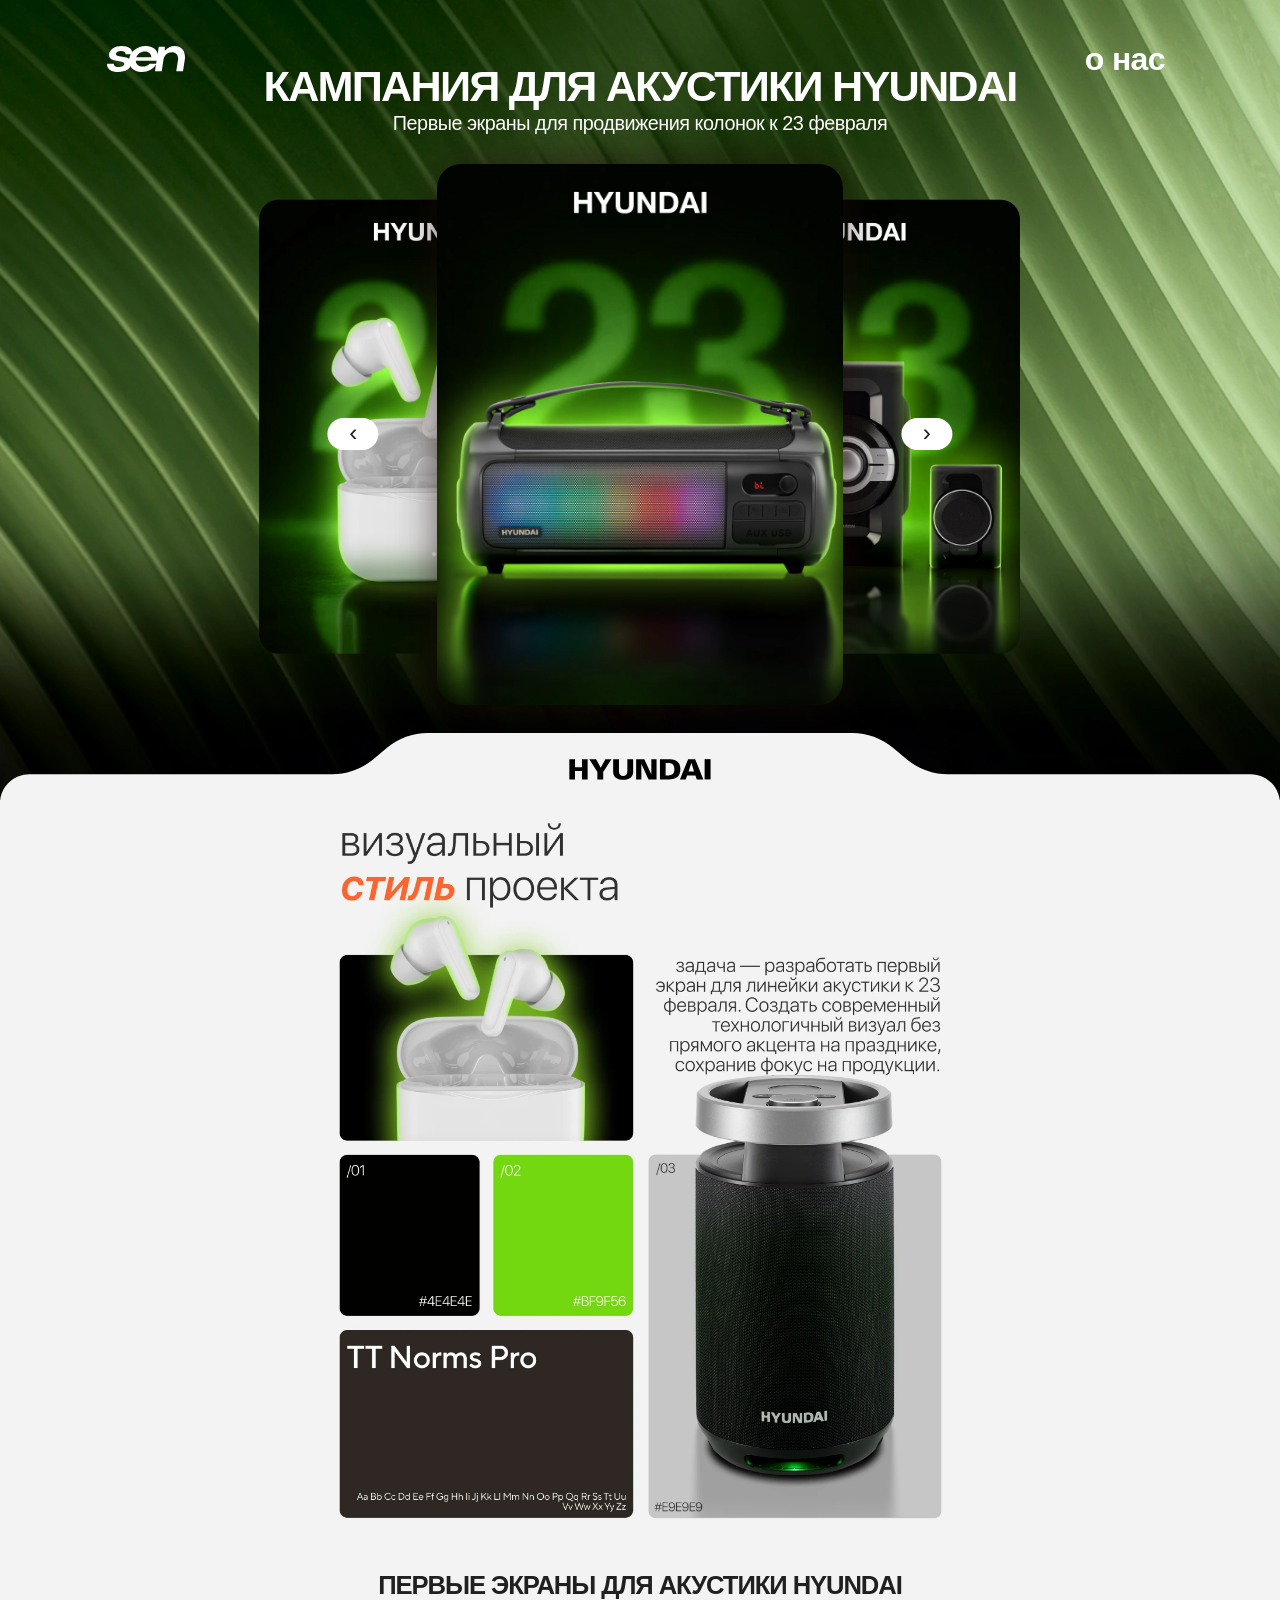
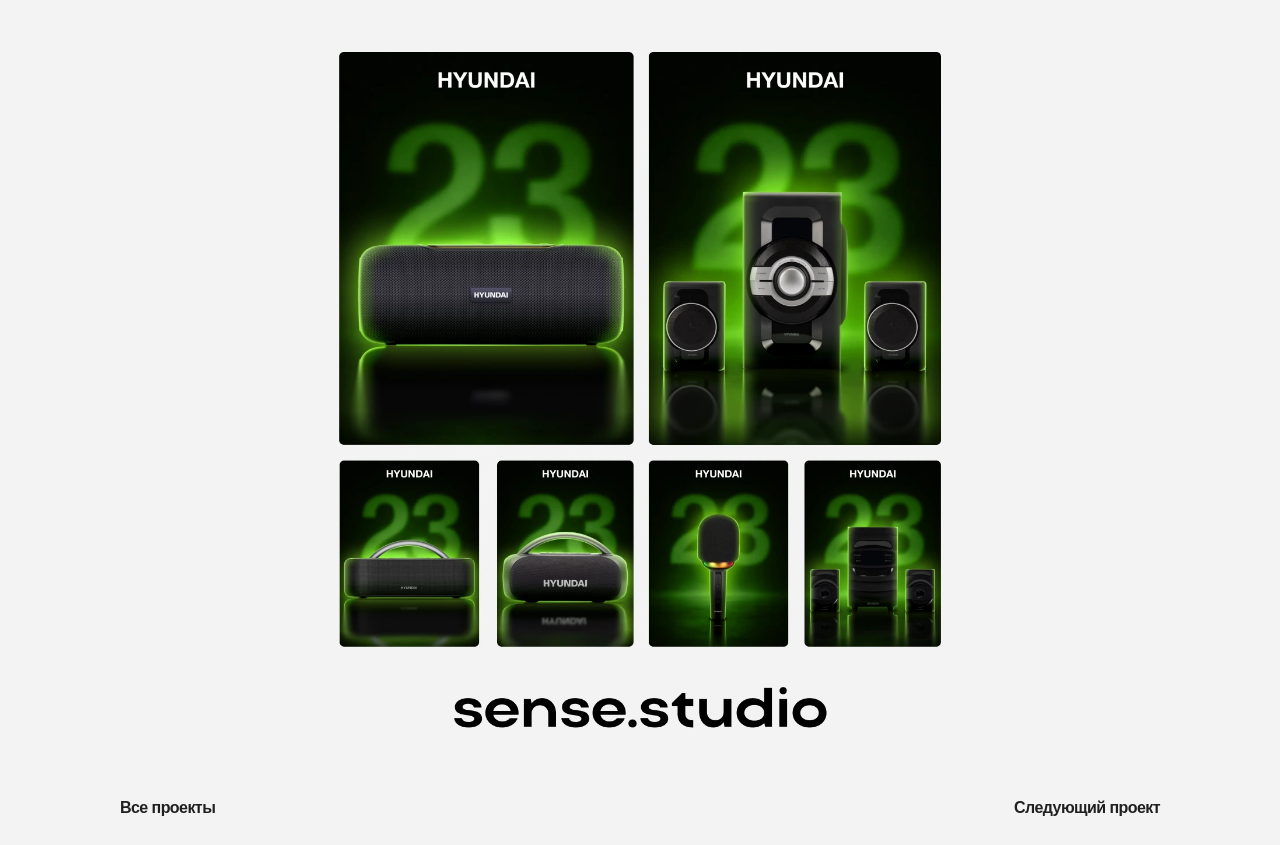
<file: public/projects/hyundai-audio/index.html>
<!doctype html>
<html lang="ru"><head>
  <meta charset="utf-8">
  <meta name="viewport" content="width=device-width, initial-scale=1">
  <title>Кампания к 23 февраля для акустики Hyundai — sense.studio</title>
  <meta name="description" content="Для линейки акустики Hyundai мы оформили первые экраны к 23 февраля. Показываем, как цвет и свет передают тему праздника и выделяют саму колонку.">
  <link rel="canonical" href="https://sensestudio.ru/projects/hyundai-audio/">
  <meta property="og:type" content="website">
  <meta property="og:locale" content="ru_RU">
  <meta property="og:site_name" content="sense.studio">
  <meta property="og:url" content="https://sensestudio.ru/projects/hyundai-audio/">
  <meta property="og:title" content="Кампания к 23 февраля для акустики Hyundai — sense.studio">
  <meta property="og:description" content="Для линейки акустики Hyundai мы оформили первые экраны к 23 февраля. Показываем, как цвет и свет передают тему праздника и выделяют саму колонку.">
  <meta property="og:image" content="https://sensestudio.ru/assets/share/hyundai-audio.jpg">
  <meta property="og:image:type" content="image/jpeg">
  <meta property="og:image:width" content="1200">
  <meta property="og:image:height" content="630">
  <meta property="og:image:alt" content="Акустика Hyundai с цветной подсветкой на фоне зелёного числа 23.">
  <meta name="twitter:card" content="summary_large_image">
  <meta name="twitter:title" content="Кампания к 23 февраля для акустики Hyundai — sense.studio">
  <meta name="twitter:description" content="Для линейки акустики Hyundai мы оформили первые экраны к 23 февраля. Показываем, как цвет и свет передают тему праздника и выделяют саму колонку.">
  <meta name="twitter:image" content="https://sensestudio.ru/assets/share/hyundai-audio.jpg">
  <meta name="twitter:image:alt" content="Акустика Hyundai с цветной подсветкой на фоне зелёного числа 23.">
  <link rel="icon" href="../../assets/monogram.svg" type="image/svg+xml">
  <link rel="stylesheet" href="../../style.css">
  <link rel="stylesheet" href="../../pages.css">
  <script type="module" src="../../case.js"></script>
  <link rel="stylesheet" href="../../motion.css">
  <link rel="stylesheet" href="../../controls-motion.css">
  <script type="module" src="../../motion.js"></script>
</head>
<body class="">
<main class="case-page " data-project="hyundai-audio">
  <header class="case-header">
    <nav aria-label="Основное меню">
      <a href="../../" aria-label="sense.studio — главная"><img class="monogram" src="../../assets/monogram.svg" width="117" height="39" alt="sen"></a>
      <a href="../../about/">о нас</a>
    </nav>
  </header>
  <section class="case-hero carousel-hero hyundai-audio" style="background-image: url('../../assets/cases/hyundai-audio-bg.webp')">
 <div class="case-intro"><h1>Кампания для акустики Hyundai</h1><p>Первые экраны для продвижения колонок к 23 февраля</p></div>
    <div class="carousel" aria-label="Варианты дизайна HYUNDAI" aria-roledescription="карусель" tabindex="0">
    <img class="slide left" src="../../assets/cases/hyundai-audio-slide-5.webp" srcset="../../assets/cases/hyundai-audio-slide-5-small.webp 360w, ../../assets/cases/hyundai-audio-slide-5.webp 900w" sizes="32vw" alt=""><img class="slide right" src="../../assets/cases/hyundai-audio-slide-4.webp" srcset="../../assets/cases/hyundai-audio-slide-4-small.webp 360w, ../../assets/cases/hyundai-audio-slide-4.webp 900w" sizes="32vw" alt=""><img class="slide center" src="../../assets/cases/hyundai-audio-slide-3.webp" srcset="../../assets/cases/hyundai-audio-slide-3-small.webp 360w, ../../assets/cases/hyundai-audio-slide-3.webp 900w" sizes="32vw" alt="HYUNDAI — вариант 1 из 3">
    <button class="prev" aria-label="Предыдущий вариант">‹</button><button class="next" aria-label="Следующий вариант">›</button><span class="sr-only" aria-live="polite"></span></div><img class="brand-tab" src="../../assets/cases/hyundai-tab.svg" alt="HYUNDAI"></section>
 <section class="case-board"><h2 class="sr-only">Визуальная концепция к 23 февраля</h2><picture><source media="(max-width: 680px)" srcset="../../assets/cases/hyundai-audio-style-mobile.webp" width="360" height="368"><img src="../../assets/cases/hyundai-audio-style.webp" alt="задача — разработать первый экран для линейки акустики к 23 февраля. Создать современный технологичный визуал без прямого акцента на празднике, сохранив фокус на продукции. TT Norms Pro" loading="lazy" width="1920" height="1280"></picture></section>
 <section class="case-work"><h2 class="case-work-title">Первые экраны для акустики Hyundai</h2><a href="../../assets/cases/hyundai-audio-work.webp" data-zoom aria-label="Увеличить работы проекта HYUNDAI"><picture><source media="(max-width: 680px)" srcset="../../assets/cases/hyundai-audio-work-mobile.webp" width="360" height="368"><img src="../../assets/cases/hyundai-audio-work.webp" alt="Галерея проекта Спецпроект Hyundai" loading="lazy" width="1920" height="1280"></picture></a></section>
 <nav class="wrap case-links" aria-label="Навигация по проектам"><a href="../">Все проекты</a><a href="../cactus/">Следующий проект</a></nav></main>
 <dialog id="zoom"><form method="dialog"><button class="close" aria-label="Закрыть">×</button></form><img alt="Работы проекта HYUNDAI"></dialog></body></html>
</file>
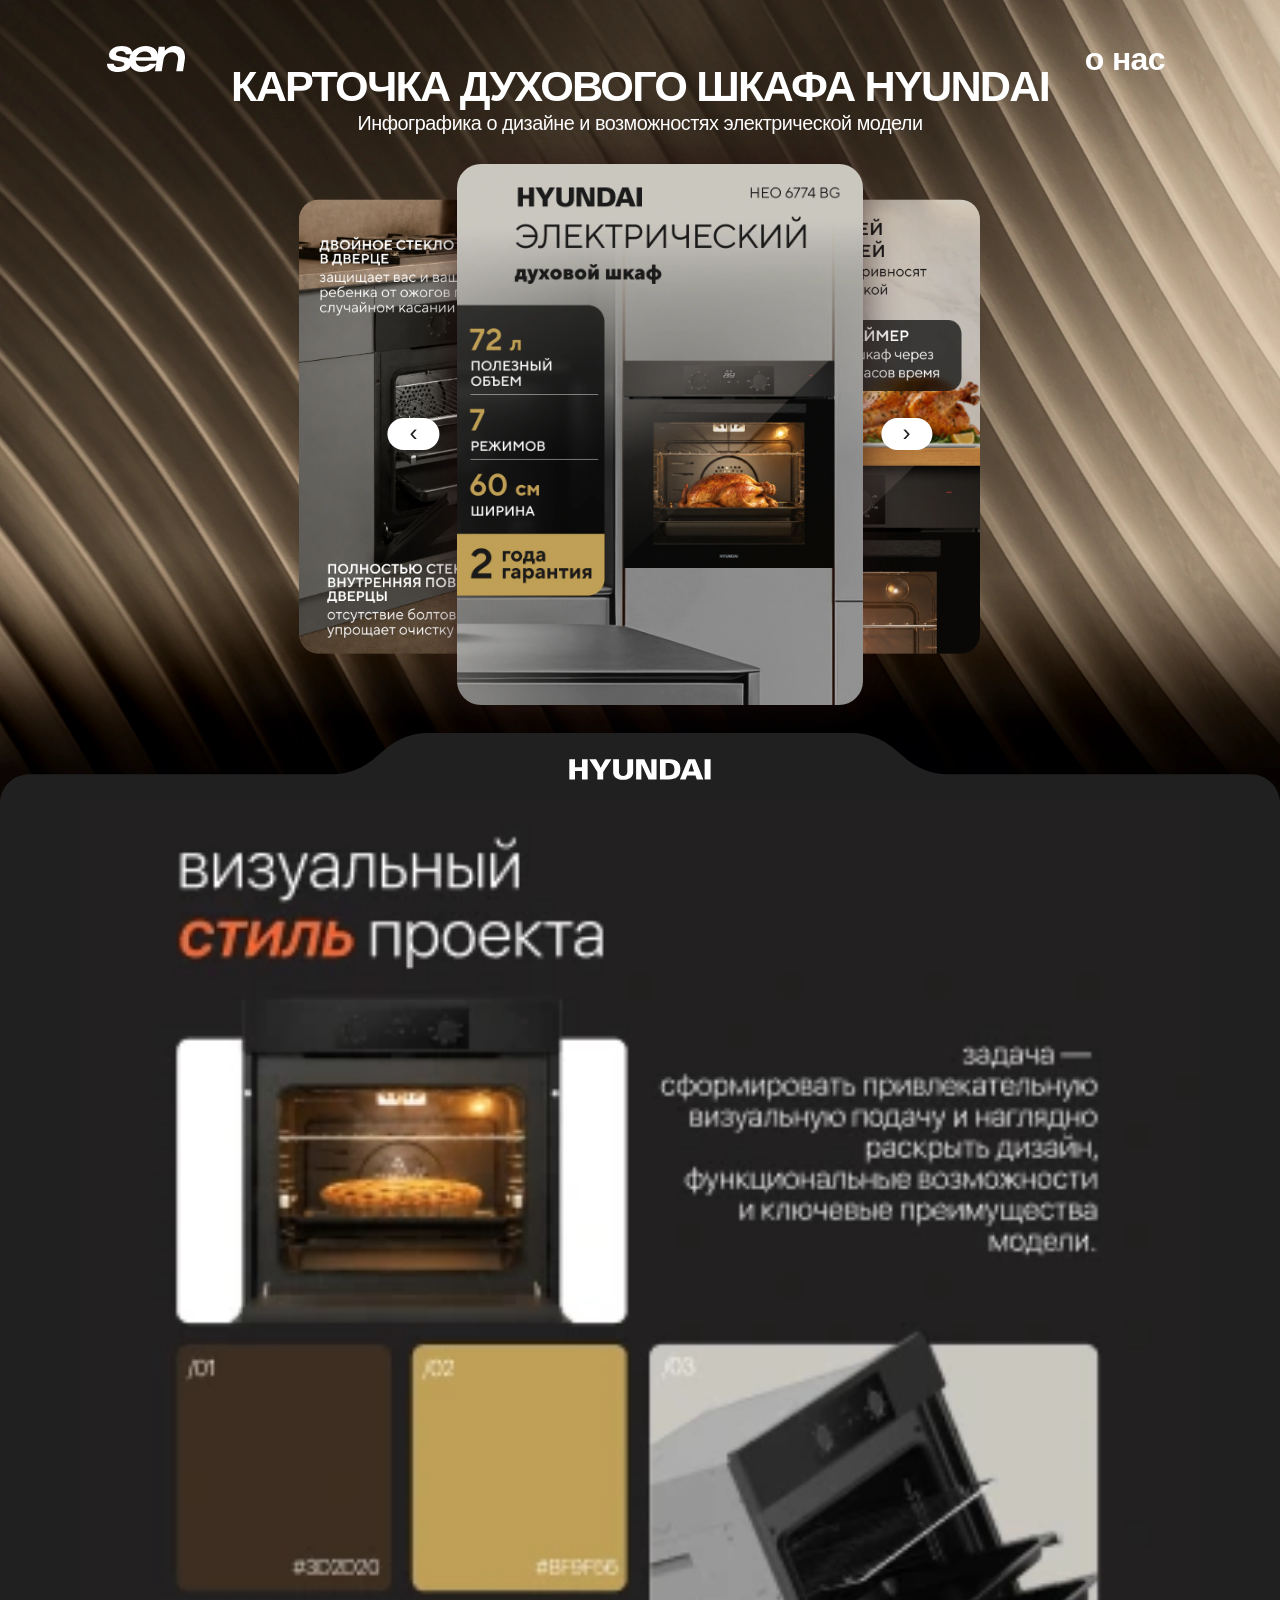
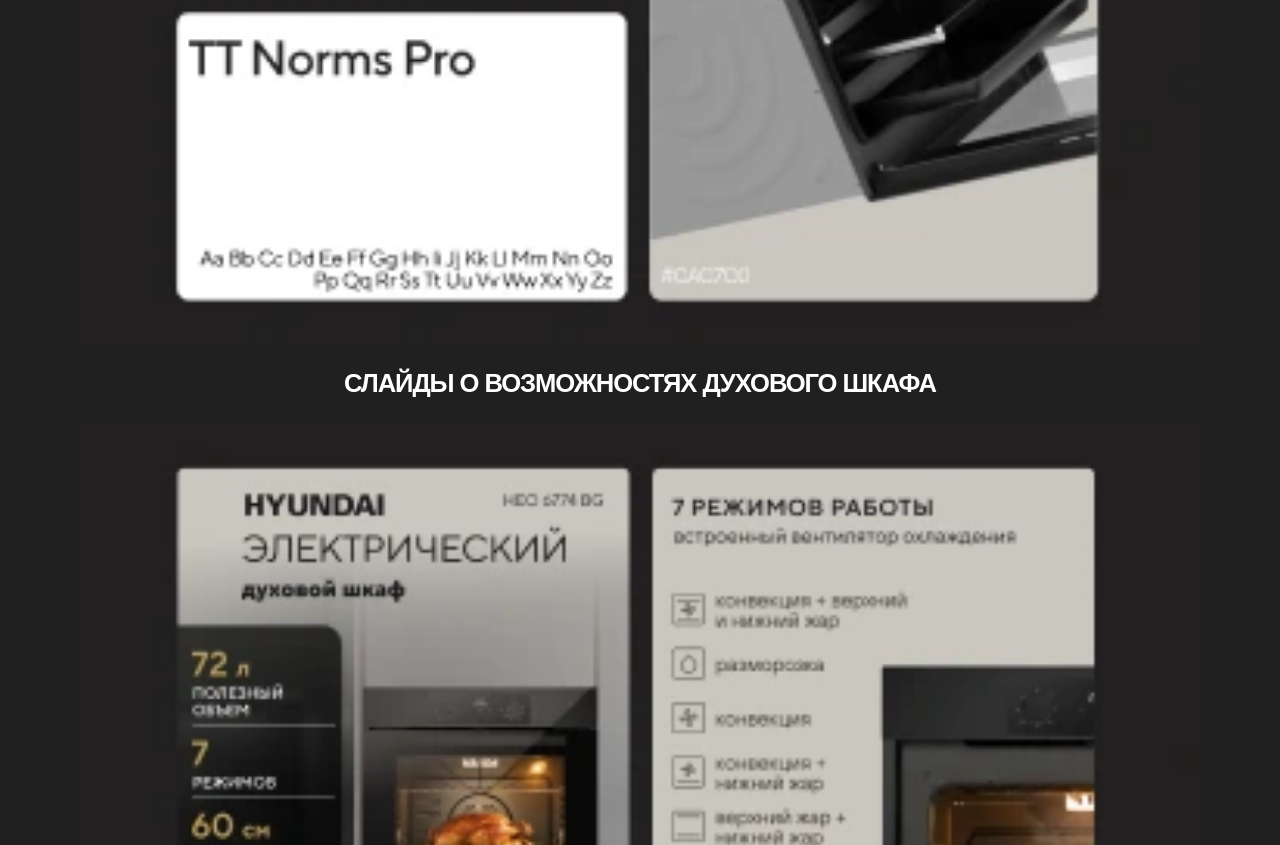
<file: public/projects/hyundai-oven/index.html>
<!doctype html>
<html lang="ru"><head>
  <meta charset="utf-8">
  <meta name="viewport" content="width=device-width, initial-scale=1">
  <title>Рич-контент для духового шкафа Hyundai — sense.studio</title>
  <meta name="description" content="Как представить электрический духовой шкаф Hyundai в карточке товара. В серии слайдов показали дизайн, объём и режимы работы модели.">
  <link rel="canonical" href="https://sensestudio.ru/projects/hyundai-oven/">
  <meta property="og:type" content="website">
  <meta property="og:locale" content="ru_RU">
  <meta property="og:site_name" content="sense.studio">
  <meta property="og:url" content="https://sensestudio.ru/projects/hyundai-oven/">
  <meta property="og:title" content="Рич-контент для духового шкафа Hyundai — sense.studio">
  <meta property="og:description" content="Как представить электрический духовой шкаф Hyundai в карточке товара. В серии слайдов показали дизайн, объём и режимы работы модели.">
  <meta property="og:image" content="https://sensestudio.ru/assets/share/hyundai-oven.jpg">
  <meta property="og:image:type" content="image/jpeg">
  <meta property="og:image:width" content="1200">
  <meta property="og:image:height" content="630">
  <meta property="og:image:alt" content="Электрический духовой шкаф Hyundai с подсвеченной камерой на карточке товара.">
  <meta name="twitter:card" content="summary_large_image">
  <meta name="twitter:title" content="Рич-контент для духового шкафа Hyundai — sense.studio">
  <meta name="twitter:description" content="Как представить электрический духовой шкаф Hyundai в карточке товара. В серии слайдов показали дизайн, объём и режимы работы модели.">
  <meta name="twitter:image" content="https://sensestudio.ru/assets/share/hyundai-oven.jpg">
  <meta name="twitter:image:alt" content="Электрический духовой шкаф Hyundai с подсвеченной камерой на карточке товара.">
  <link rel="icon" href="../../assets/monogram.svg" type="image/svg+xml">
  <link rel="stylesheet" href="../../style.css">
  <link rel="stylesheet" href="../../pages.css">
  <script type="module" src="../../case.js"></script>
  <link rel="stylesheet" href="../../motion.css">
  <link rel="stylesheet" href="../../controls-motion.css">
  <script type="module" src="../../motion.js"></script>
</head>
<body class="">
<main class="case-page case-dark" data-project="hyundai-oven">
  <header class="case-header">
    <nav aria-label="Основное меню">
      <a href="../../" aria-label="sense.studio — главная"><img class="monogram" src="../../assets/monogram.svg" width="117" height="39" alt="sen"></a>
      <a href="../../about/">о нас</a>
    </nav>
  </header>
  <section class="case-hero carousel-hero hyundai-oven" style="background-image: url('../../assets/cases/hyundai-oven-bg.webp')">
 <div class="case-intro"><h1>Карточка духового шкафа Hyundai</h1><p>Инфографика о дизайне и возможностях электрической модели</p></div>
    <div class="carousel" aria-label="Варианты дизайна HYUNDAI" aria-roledescription="карусель" tabindex="0">
    <img class="slide left" src="../../assets/cases/hyundai-oven-slide-5.webp" srcset="../../assets/cases/hyundai-oven-slide-5-small.webp 360w, ../../assets/cases/hyundai-oven-slide-5.webp 900w" sizes="32vw" alt=""><img class="slide right" src="../../assets/cases/hyundai-oven-slide-4.webp" srcset="../../assets/cases/hyundai-oven-slide-4-small.webp 360w, ../../assets/cases/hyundai-oven-slide-4.webp 900w" sizes="32vw" alt=""><img class="slide center" src="../../assets/cases/hyundai-oven-slide-3.webp" srcset="../../assets/cases/hyundai-oven-slide-3-small.webp 360w, ../../assets/cases/hyundai-oven-slide-3.webp 900w" sizes="32vw" alt="HYUNDAI — вариант 1 из 3">
    <button class="prev" aria-label="Предыдущий вариант">‹</button><button class="next" aria-label="Следующий вариант">›</button><span class="sr-only" aria-live="polite"></span></div><img class="brand-tab" src="../../assets/cases/hyundai-oven-tab.svg" alt="HYUNDAI"></section>
 <section class="case-board"><h2 class="sr-only">Визуальный стиль инфографики Hyundai</h2><picture><source media="(max-width: 680px)" srcset="../../assets/cases/hyundai-oven-style-mobile.webp" width="360" height="368"><img src="../../assets/cases/hyundai-oven-style.webp" alt="задача — сформировать привлекательную визуальную подачу и наглядно раскрыть дизайн, функциональные возможности и ключевые преимущества модели. TT Norms Pro" loading="lazy" width="1920" height="1280"></picture></section>
 <section class="case-work"><h2 class="case-work-title">Слайды о возможностях духового шкафа</h2><a href="../../assets/cases/hyundai-oven-work.webp" data-zoom aria-label="Увеличить работы проекта HYUNDAI"><picture><source media="(max-width: 680px)" srcset="../../assets/cases/hyundai-oven-work-mobile.webp" width="360" height="368"><img src="../../assets/cases/hyundai-oven-work.webp" alt="Галерея проекта Рич-контент Hyundai" loading="lazy" width="1920" height="1280"></picture></a></section>
 <nav class="wrap case-links" aria-label="Навигация по проектам"><a href="../">Все проекты</a><a href="../digma/">Следующий проект</a></nav></main>
 <dialog id="zoom"><form method="dialog"><button class="close" aria-label="Закрыть">×</button></form><img alt="Работы проекта HYUNDAI"></dialog></body></html>
</file>
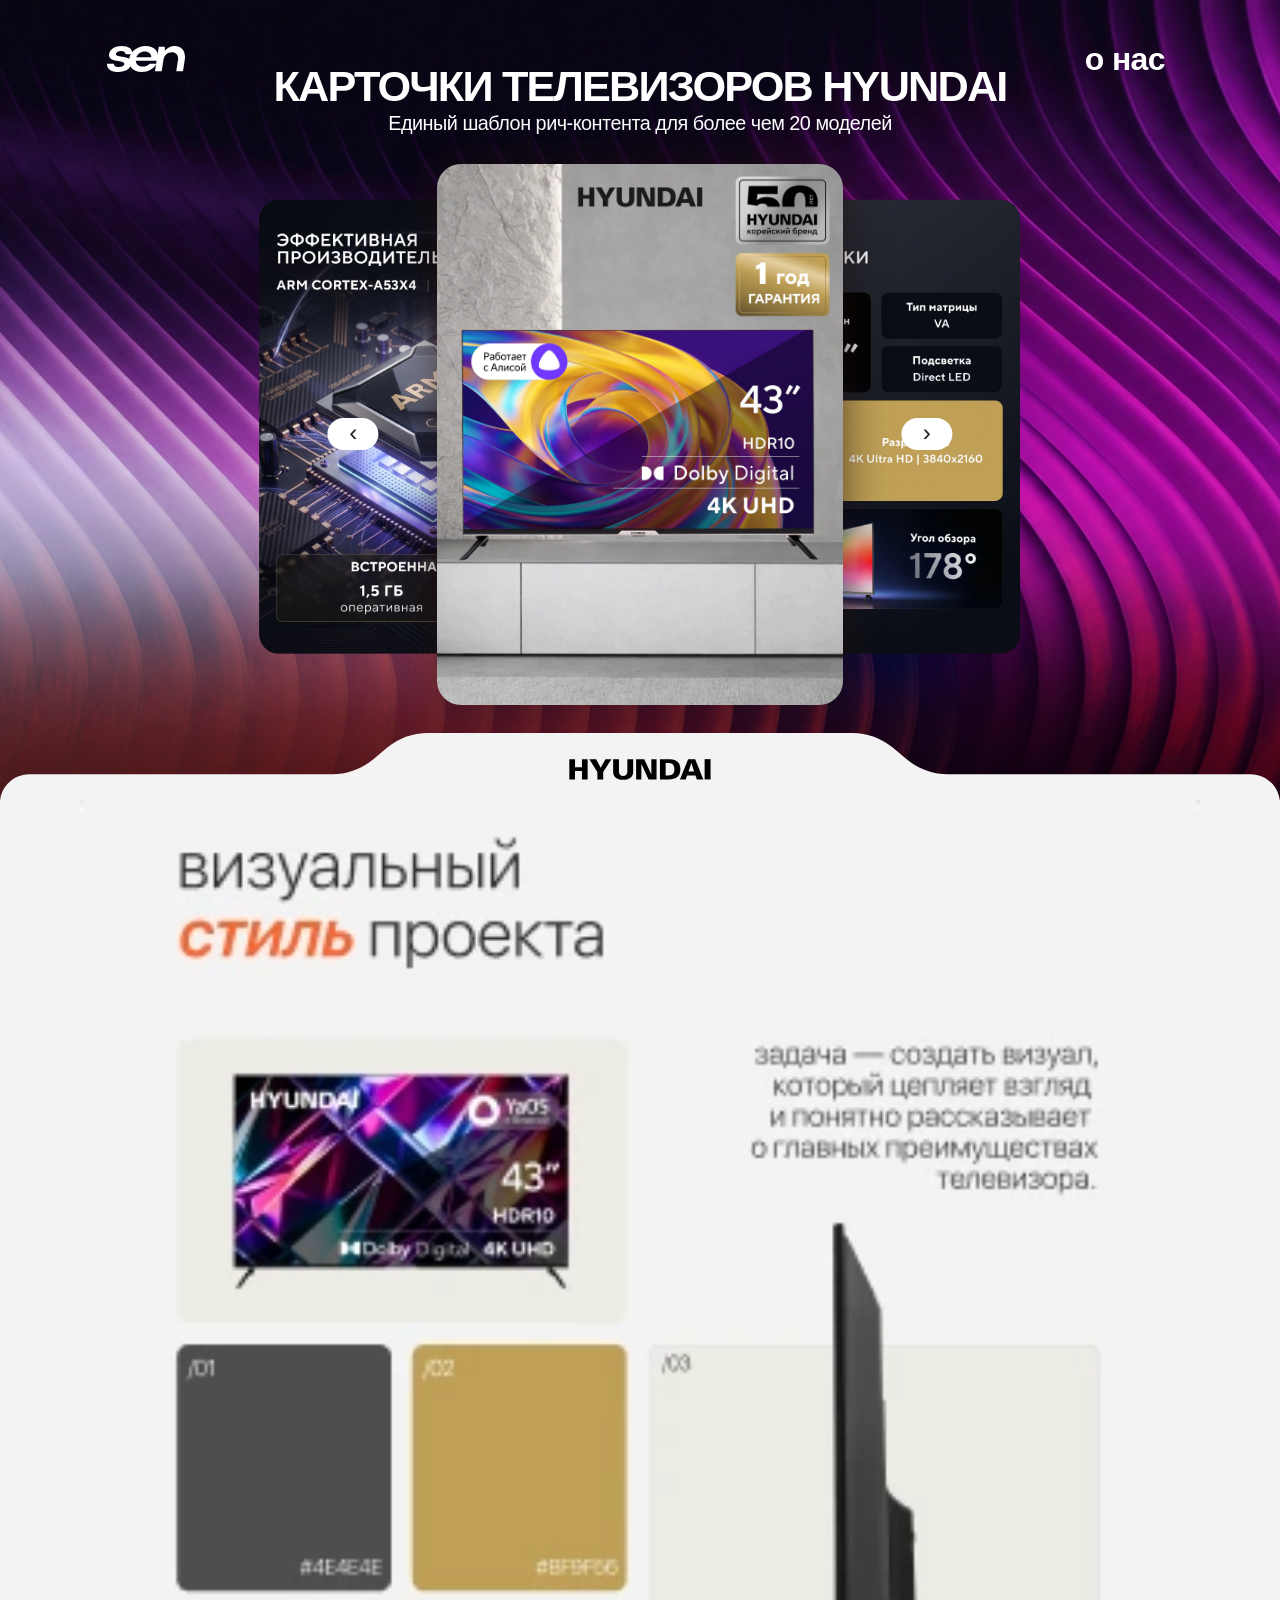
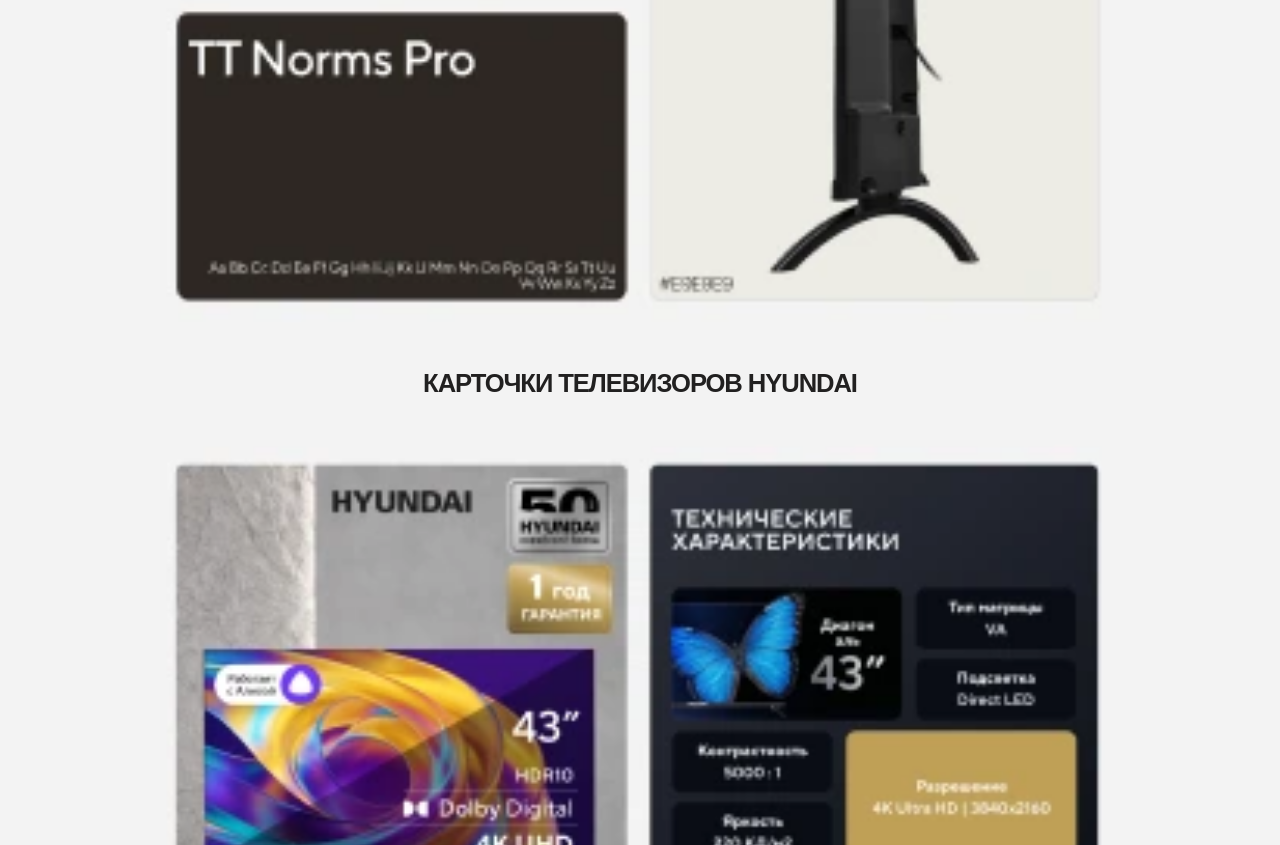
<file: public/projects/hyundai/index.html>
<!doctype html>
<html lang="ru"><head>
  <meta charset="utf-8">
  <meta name="viewport" content="width=device-width, initial-scale=1">
  <title>Рич-контент для телевизоров Hyundai — sense.studio</title>
  <meta name="description" content="Для более чем 20 моделей телевизоров Hyundai мы разработали единый шаблон рич-контента. В кейсе — оформление экранов и примеры подачи характеристик.">
  <link rel="canonical" href="https://sensestudio.ru/projects/hyundai/">
  <meta property="og:type" content="website">
  <meta property="og:locale" content="ru_RU">
  <meta property="og:site_name" content="sense.studio">
  <meta property="og:url" content="https://sensestudio.ru/projects/hyundai/">
  <meta property="og:title" content="Рич-контент для телевизоров Hyundai — sense.studio">
  <meta property="og:description" content="Для более чем 20 моделей телевизоров Hyundai мы разработали единый шаблон рич-контента. В кейсе — оформление экранов и примеры подачи характеристик.">
  <meta property="og:image" content="https://sensestudio.ru/assets/share/hyundai.jpg">
  <meta property="og:image:type" content="image/jpeg">
  <meta property="og:image:width" content="1200">
  <meta property="og:image:height" content="630">
  <meta property="og:image:alt" content="Карточка телевизора Hyundai с ярким экраном и обозначениями его характеристик.">
  <meta name="twitter:card" content="summary_large_image">
  <meta name="twitter:title" content="Рич-контент для телевизоров Hyundai — sense.studio">
  <meta name="twitter:description" content="Для более чем 20 моделей телевизоров Hyundai мы разработали единый шаблон рич-контента. В кейсе — оформление экранов и примеры подачи характеристик.">
  <meta name="twitter:image" content="https://sensestudio.ru/assets/share/hyundai.jpg">
  <meta name="twitter:image:alt" content="Карточка телевизора Hyundai с ярким экраном и обозначениями его характеристик.">
  <link rel="icon" href="../../assets/monogram.svg" type="image/svg+xml">
  <link rel="stylesheet" href="../../style.css">
  <link rel="stylesheet" href="../../pages.css">
  <script type="module" src="../../case.js"></script>
  <link rel="stylesheet" href="../../motion.css">
  <link rel="stylesheet" href="../../controls-motion.css">
  <script type="module" src="../../motion.js"></script>
</head>
<body class="">
<main class="case-page " data-project="hyundai">
  <header class="case-header">
    <nav aria-label="Основное меню">
      <a href="../../" aria-label="sense.studio — главная"><img class="monogram" src="../../assets/monogram.svg" width="117" height="39" alt="sen"></a>
      <a href="../../about/">о нас</a>
    </nav>
  </header>
  <section class="case-hero carousel-hero hyundai" style="background-image: url('../../assets/cases/hyundai-bg.webp')">
 <div class="case-intro"><h1>Карточки телевизоров Hyundai</h1><p>Единый шаблон рич-контента для более чем 20 моделей</p></div>
    <div class="carousel" aria-label="Варианты дизайна HYUNDAI" aria-roledescription="карусель" tabindex="0">
    <img class="slide left" src="../../assets/cases/hyundai-slide-5.webp" srcset="../../assets/cases/hyundai-slide-5-small.webp 360w, ../../assets/cases/hyundai-slide-5.webp 900w" sizes="32vw" alt=""><img class="slide right" src="../../assets/cases/hyundai-slide-4.webp" srcset="../../assets/cases/hyundai-slide-4-small.webp 360w, ../../assets/cases/hyundai-slide-4.webp 900w" sizes="32vw" alt=""><img class="slide center" src="../../assets/cases/hyundai-slide-3.webp" srcset="../../assets/cases/hyundai-slide-3-small.webp 360w, ../../assets/cases/hyundai-slide-3.webp 900w" sizes="32vw" alt="HYUNDAI — вариант 1 из 3">
    <button class="prev" aria-label="Предыдущий вариант">‹</button><button class="next" aria-label="Следующий вариант">›</button><span class="sr-only" aria-live="polite"></span></div><img class="brand-tab" src="../../assets/cases/hyundai-tab.svg" alt="HYUNDAI"></section>
 <section class="case-board"><h2 class="sr-only">Визуальный стиль рич-контента Hyundai</h2><picture><source media="(max-width: 680px)" srcset="../../assets/cases/hyundai-style-mobile.webp" width="360" height="368"><img src="../../assets/cases/hyundai-style.webp" alt="задача — создать визуал, который цепляет взгляд и понятно рассказывает о главных преимуществах телевизора. TT Norms Pro" loading="lazy" width="1920" height="1280"></picture></section>
 <section class="case-work"><h2 class="case-work-title">Карточки телевизоров Hyundai</h2><a href="../../assets/cases/hyundai-work.webp" data-zoom aria-label="Увеличить работы проекта HYUNDAI"><picture><source media="(max-width: 680px)" srcset="../../assets/cases/hyundai-work-mobile.webp" width="360" height="368"><img src="../../assets/cases/hyundai-work.webp" alt="Галерея проекта Концепция Hyundai" loading="lazy" width="1920" height="1280"></picture></a></section>
 <nav class="wrap case-links" aria-label="Навигация по проектам"><a href="../">Все проекты</a><a href="../vitek/">Следующий проект</a></nav></main>
 <dialog id="zoom"><form method="dialog"><button class="close" aria-label="Закрыть">×</button></form><img alt="Работы проекта HYUNDAI"></dialog></body></html>
</file>
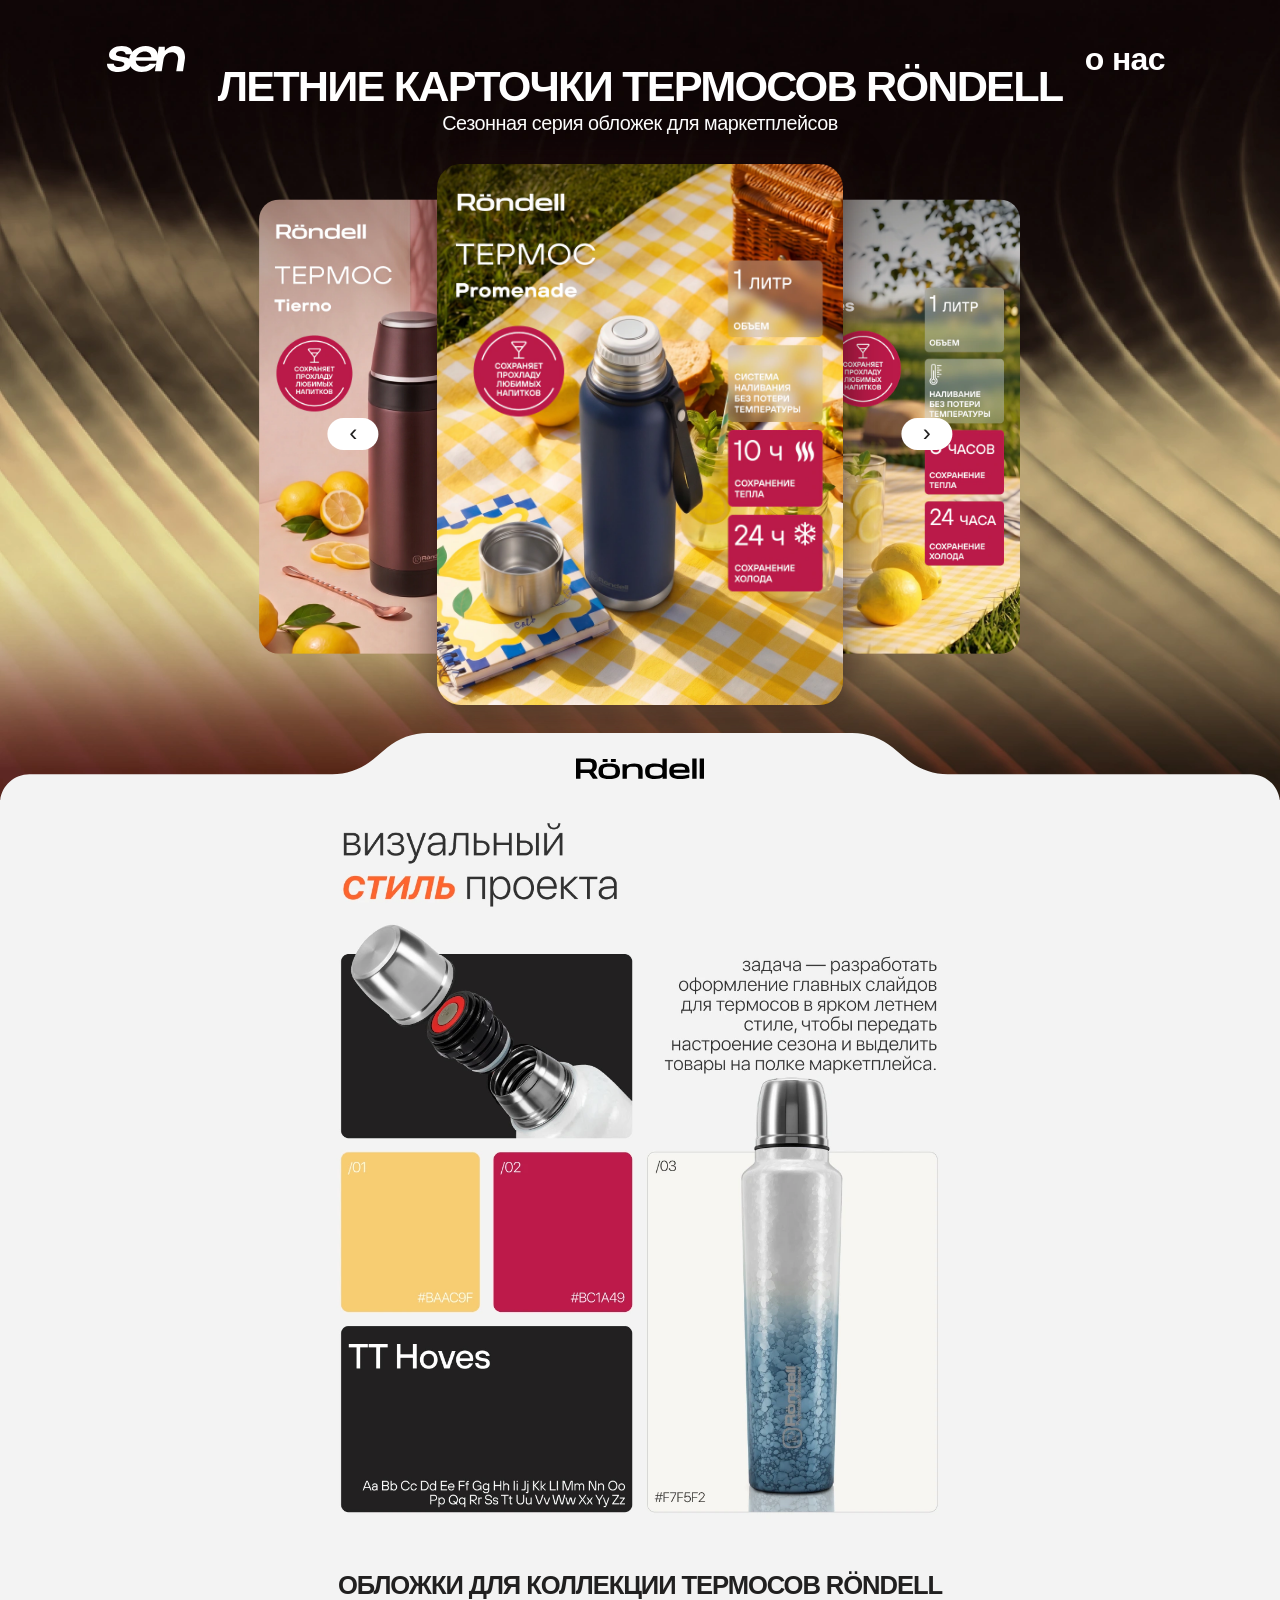
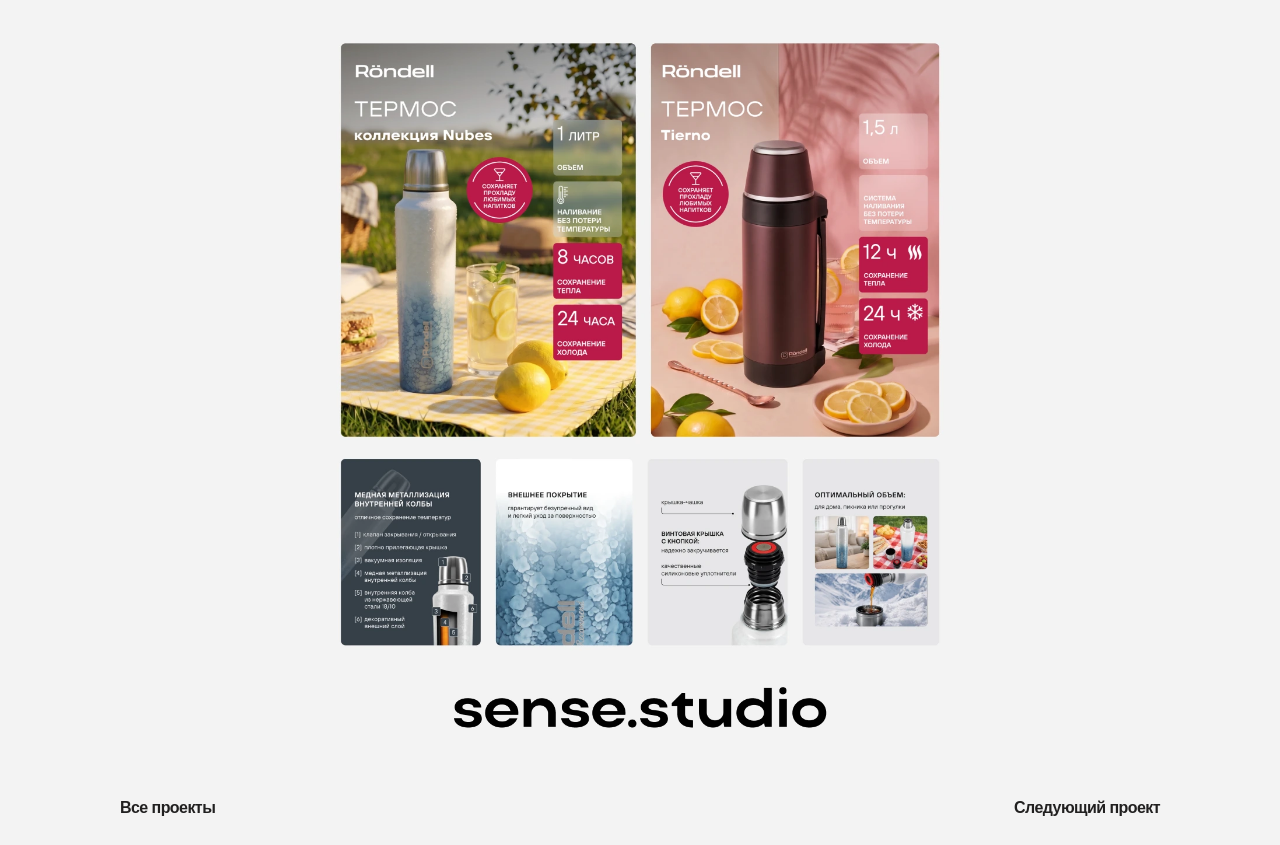
<file: public/projects/rondell-thermos/index.html>
<!doctype html>
<html lang="ru"><head>
  <meta charset="utf-8">
  <meta name="viewport" content="width=device-width, initial-scale=1">
  <title>Летние карточки термосов Röndell — sense.studio</title>
  <meta name="description" content="Летняя серия обложек для термосов Röndell на маркетплейсах. В кейсе — палитра, типографика и готовые карточки с термосами в сценах пикника.">
  <link rel="canonical" href="https://sensestudio.ru/projects/rondell-thermos/">
  <meta property="og:type" content="website">
  <meta property="og:locale" content="ru_RU">
  <meta property="og:site_name" content="sense.studio">
  <meta property="og:url" content="https://sensestudio.ru/projects/rondell-thermos/">
  <meta property="og:title" content="Летние карточки термосов Röndell — sense.studio">
  <meta property="og:description" content="Летняя серия обложек для термосов Röndell на маркетплейсах. В кейсе — палитра, типографика и готовые карточки с термосами в сценах пикника.">
  <meta property="og:image" content="https://sensestudio.ru/assets/share/rondell-thermos.jpg">
  <meta property="og:image:type" content="image/jpeg">
  <meta property="og:image:width" content="1200">
  <meta property="og:image:height" content="630">
  <meta property="og:image:alt" content="Термос Röndell на клетчатой скатерти в летней карточке товара.">
  <meta name="twitter:card" content="summary_large_image">
  <meta name="twitter:title" content="Летние карточки термосов Röndell — sense.studio">
  <meta name="twitter:description" content="Летняя серия обложек для термосов Röndell на маркетплейсах. В кейсе — палитра, типографика и готовые карточки с термосами в сценах пикника.">
  <meta name="twitter:image" content="https://sensestudio.ru/assets/share/rondell-thermos.jpg">
  <meta name="twitter:image:alt" content="Термос Röndell на клетчатой скатерти в летней карточке товара.">
  <link rel="icon" href="../../assets/monogram.svg" type="image/svg+xml">
  <link rel="stylesheet" href="../../style.css">
  <link rel="stylesheet" href="../../pages.css">
  <script type="module" src="../../case.js"></script>
  <link rel="stylesheet" href="../../motion.css">
  <link rel="stylesheet" href="../../controls-motion.css">
  <script type="module" src="../../motion.js"></script>
</head>
<body class="">
<main class="case-page " data-project="rondell-thermos">
  <header class="case-header">
    <nav aria-label="Основное меню">
      <a href="../../" aria-label="sense.studio — главная"><img class="monogram" src="../../assets/monogram.svg" width="117" height="39" alt="sen"></a>
      <a href="../../about/">о нас</a>
    </nav>
  </header>
  <section class="case-hero carousel-hero rondell-thermos" style="background-image: url('../../assets/cases/rondell-thermos-bg.webp')">
 <div class="case-intro"><h1>Летние карточки термосов Röndell</h1><p>Сезонная серия обложек для маркетплейсов</p></div>
    <div class="carousel" aria-label="Варианты дизайна Röndell" aria-roledescription="карусель" tabindex="0">
    <img class="slide left" src="../../assets/cases/rondell-thermos-slide-5.webp" srcset="../../assets/cases/rondell-thermos-slide-5-small.webp 360w, ../../assets/cases/rondell-thermos-slide-5.webp 900w" sizes="32vw" alt=""><img class="slide right" src="../../assets/cases/rondell-thermos-slide-4.webp" srcset="../../assets/cases/rondell-thermos-slide-4-small.webp 360w, ../../assets/cases/rondell-thermos-slide-4.webp 900w" sizes="32vw" alt=""><img class="slide center" src="../../assets/cases/rondell-thermos-slide-3.webp" srcset="../../assets/cases/rondell-thermos-slide-3-small.webp 360w, ../../assets/cases/rondell-thermos-slide-3.webp 900w" sizes="32vw" alt="Röndell — вариант 1 из 3">
    <button class="prev" aria-label="Предыдущий вариант">‹</button><button class="next" aria-label="Следующий вариант">›</button><span class="sr-only" aria-live="polite"></span></div><img class="brand-tab" src="../../assets/cases/rondell-thermos-tab.svg" alt="Röndell"></section>
 <section class="case-board"><h2 class="sr-only">Палитра и типографика летней серии</h2><picture><source media="(max-width: 680px)" srcset="../../assets/cases/rondell-thermos-style-mobile.webp" width="720" height="744"><img src="../../assets/cases/rondell-thermos-style.webp" alt="задача — разработать оформление главных слайдов для термосов в ярком летнем стиле, чтобы передать настроение сезона и выделить товары на полке маркетплейса. TT Hoves" loading="lazy" width="1920" height="1280"></picture></section>
 <section class="case-work"><h2 class="case-work-title">Обложки для коллекции термосов Röndell</h2><a href="../../assets/cases/rondell-thermos-work.webp" data-zoom aria-label="Увеличить работы проекта Röndell"><picture><source media="(max-width: 680px)" srcset="../../assets/cases/rondell-thermos-work-mobile.webp" width="720" height="744"><img src="../../assets/cases/rondell-thermos-work.webp" alt="Галерея проекта Рич-контент Röndell" loading="lazy" width="1920" height="1280"></picture></a></section>
 <nav class="wrap case-links" aria-label="Навигация по проектам"><a href="../">Все проекты</a><a href="../rondell/">Следующий проект</a></nav></main>
 <dialog id="zoom"><form method="dialog"><button class="close" aria-label="Закрыть">×</button></form><img alt="Работы проекта Röndell"></dialog></body></html>
</file>
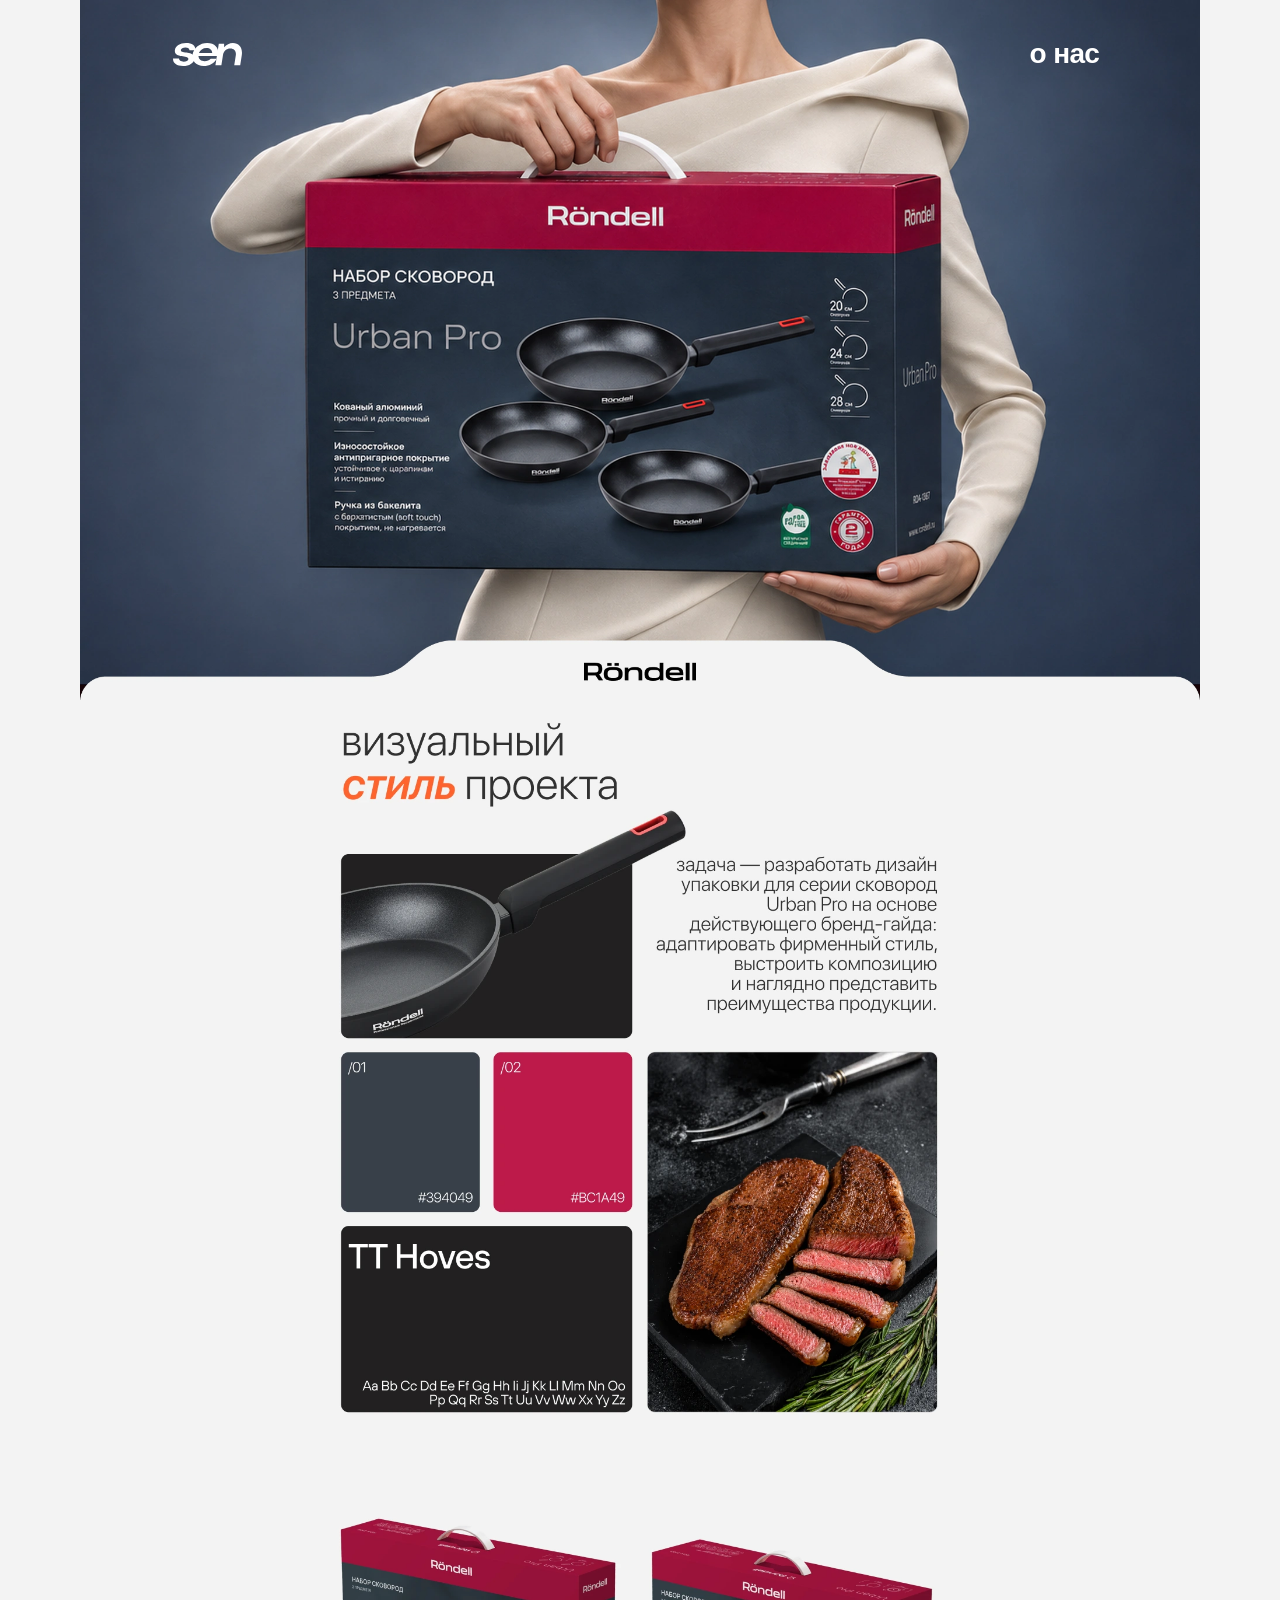
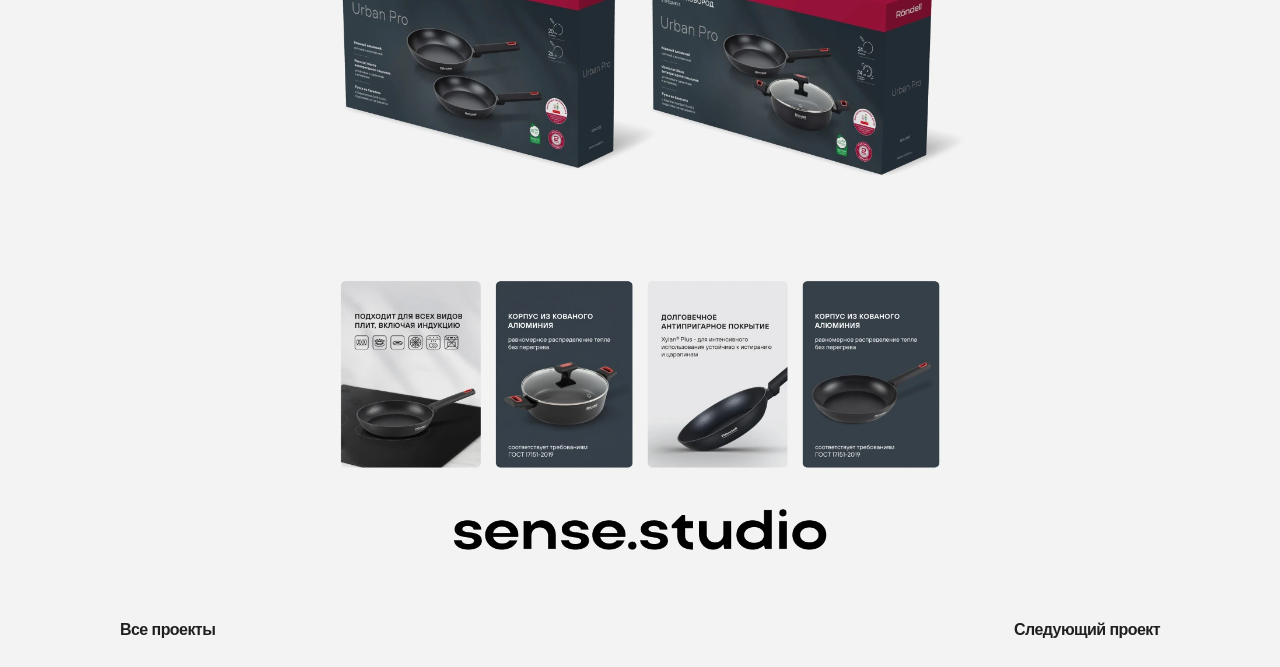
<file: public/projects/rondell/index.html>
<!doctype html>
<html lang="ru"><head>
  <meta charset="utf-8">
  <meta name="viewport" content="width=device-width, initial-scale=1">
  <title>Дизайн упаковки сковород Röndell Urban Pro — sense.studio</title>
  <meta name="description" content="Как мы адаптировали фирменный стиль Röndell для упаковки сковород Urban Pro. Показываем палитру, композицию коробки и оформление линейки посуды.">
  <link rel="canonical" href="https://sensestudio.ru/projects/rondell/">
  <meta property="og:type" content="website">
  <meta property="og:locale" content="ru_RU">
  <meta property="og:site_name" content="sense.studio">
  <meta property="og:url" content="https://sensestudio.ru/projects/rondell/">
  <meta property="og:title" content="Дизайн упаковки сковород Röndell Urban Pro — sense.studio">
  <meta property="og:description" content="Как мы адаптировали фирменный стиль Röndell для упаковки сковород Urban Pro. Показываем палитру, композицию коробки и оформление линейки посуды.">
  <meta property="og:image" content="https://sensestudio.ru/assets/share/rondell.jpg">
  <meta property="og:image:type" content="image/jpeg">
  <meta property="og:image:width" content="1200">
  <meta property="og:image:height" content="630">
  <meta property="og:image:alt" content="Чёрно-бордовая коробка для сковород Röndell Urban Pro.">
  <meta name="twitter:card" content="summary_large_image">
  <meta name="twitter:title" content="Дизайн упаковки сковород Röndell Urban Pro — sense.studio">
  <meta name="twitter:description" content="Как мы адаптировали фирменный стиль Röndell для упаковки сковород Urban Pro. Показываем палитру, композицию коробки и оформление линейки посуды.">
  <meta name="twitter:image" content="https://sensestudio.ru/assets/share/rondell.jpg">
  <meta name="twitter:image:alt" content="Чёрно-бордовая коробка для сковород Röndell Urban Pro.">
  <link rel="icon" href="../../assets/monogram.svg" type="image/svg+xml">
  <link rel="stylesheet" href="../../style.css">
  <link rel="stylesheet" href="../../pages.css">
  <script type="module" src="../../case.js"></script>
  <link rel="stylesheet" href="../../motion.css">
  <link rel="stylesheet" href="../../controls-motion.css">
  <script type="module" src="../../motion.js"></script>
</head>
<body>
<main class="case-page case-spread" data-project="rondell">
  <header class="case-header">
    <nav aria-label="Основное меню">
      <a href="../../" aria-label="sense.studio — главная"><img class="monogram" src="../../assets/monogram.svg" width="117" height="39" alt="sen"></a>
      <a href="../../about/">о нас</a>
    </nav>
  </header>
  <section class="case-hero full-art">
 <h1 class="sr-only">Дизайн упаковки Röndell Urban Pro</h1><picture><source media="(max-width: 680px)" srcset="../../assets/cases/rondell-cover-mobile.webp 1200w, ../../assets/cases/rondell-cover.webp 1920w" sizes="100vw" width="1200" height="750"><img src="../../assets/cases/rondell-cover.webp" alt="Модель держит коробку набора сковород Röndell Urban Pro" fetchpriority="high" width="1920" height="1200"></picture></section>
 <section class="case-board"><h2 class="sr-only">Фирменный стиль на упаковке Röndell</h2><picture><source media="(max-width: 680px)" srcset="../../assets/cases/rondell-style-mobile.webp" width="360" height="373"><img src="../../assets/cases/rondell-style.webp" alt="задача — разработать дизайн упаковки для серии сковород Urban Pro на основе действующего бренд-гайда: адаптировать фирменный стиль, выстроить композицию и наглядно представить преимущества продукции. TT Hoves" loading="lazy" width="1920" height="1280"></picture></section>
 <section class="case-work"><h2 class="sr-only">Макеты коробок для сковород Urban Pro</h2><a href="../../assets/cases/rondell-work.webp" data-zoom aria-label="Увеличить работы проекта Röndell"><picture><source media="(max-width: 680px)" srcset="../../assets/cases/rondell-work-mobile.webp" width="360" height="373"><img src="../../assets/cases/rondell-work.webp" alt="Галерея проекта Упаковка Röndell Urban Pro" loading="lazy" width="1920" height="1280"></picture></a></section>
 <nav class="wrap case-links" aria-label="Навигация по проектам"><a href="../">Все проекты</a><a href="../hyundai-audio/">Следующий проект</a></nav></main>
 <dialog id="zoom"><form method="dialog"><button class="close" aria-label="Закрыть">×</button></form><img alt="Работы проекта Röndell"></dialog></body></html>
</file>
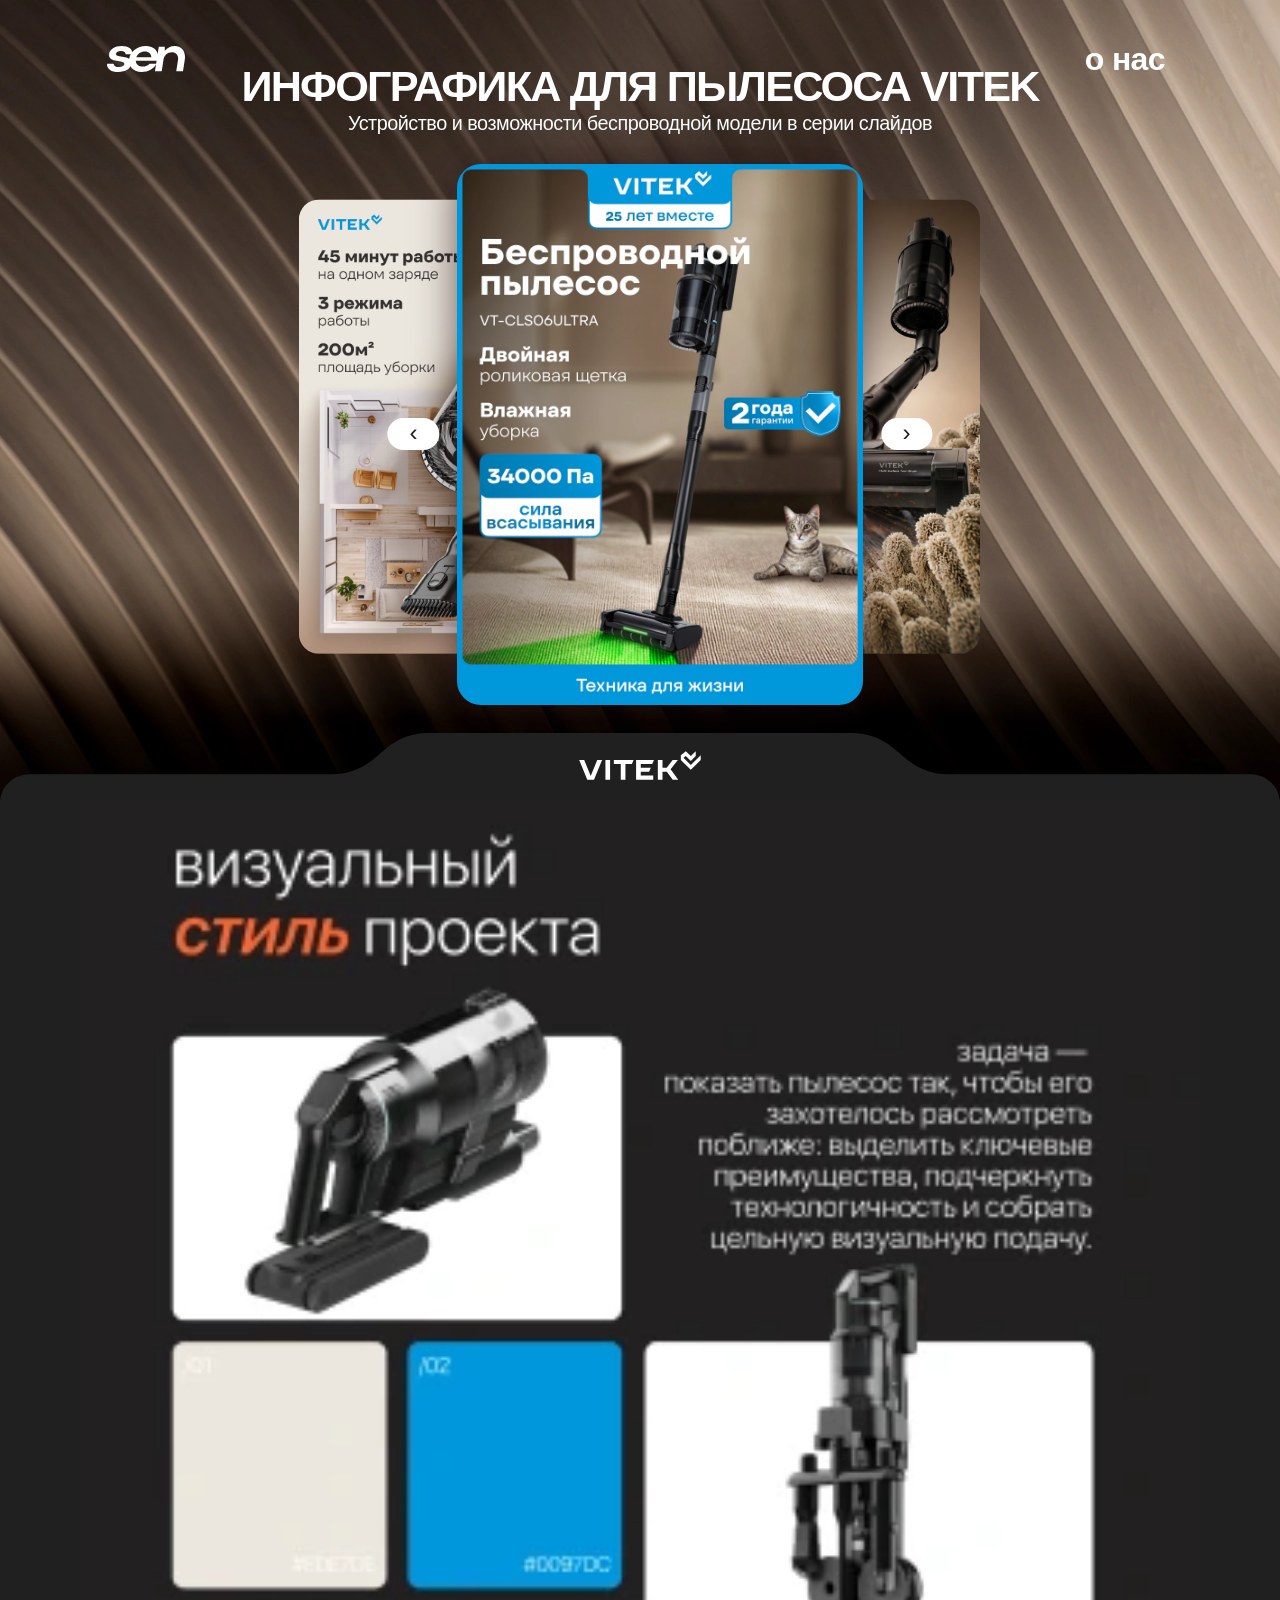
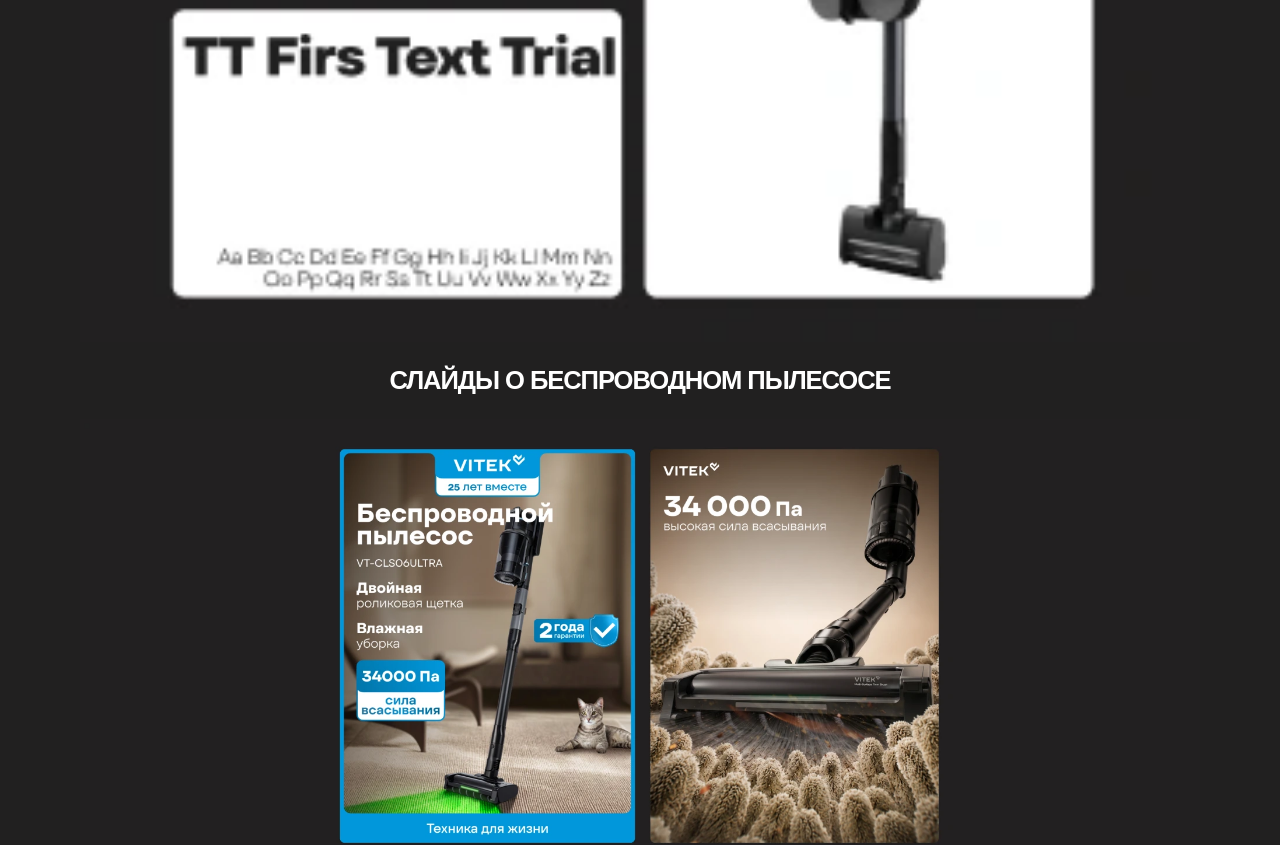
<file: public/projects/vitek/index.html>
<!doctype html>
<html lang="ru"><head>
  <meta charset="utf-8">
  <meta name="viewport" content="width=device-width, initial-scale=1">
  <title>Инфографика для беспроводного пылесоса VITEK — sense.studio</title>
  <meta name="description" content="Как показать мощность и устройство беспроводного пылесоса VITEK в карточке товара. Рассмотрите слайды с характеристиками и примерами использования.">
  <link rel="canonical" href="https://sensestudio.ru/projects/vitek/">
  <meta property="og:type" content="website">
  <meta property="og:locale" content="ru_RU">
  <meta property="og:site_name" content="sense.studio">
  <meta property="og:url" content="https://sensestudio.ru/projects/vitek/">
  <meta property="og:title" content="Инфографика для беспроводного пылесоса VITEK — sense.studio">
  <meta property="og:description" content="Как показать мощность и устройство беспроводного пылесоса VITEK в карточке товара. Рассмотрите слайды с характеристиками и примерами использования.">
  <meta property="og:image" content="https://sensestudio.ru/assets/share/vitek.jpg">
  <meta property="og:image:type" content="image/jpeg">
  <meta property="og:image:width" content="1200">
  <meta property="og:image:height" content="630">
  <meta property="og:image:alt" content="Карточка беспроводного пылесоса VITEK в светлом интерьере.">
  <meta name="twitter:card" content="summary_large_image">
  <meta name="twitter:title" content="Инфографика для беспроводного пылесоса VITEK — sense.studio">
  <meta name="twitter:description" content="Как показать мощность и устройство беспроводного пылесоса VITEK в карточке товара. Рассмотрите слайды с характеристиками и примерами использования.">
  <meta name="twitter:image" content="https://sensestudio.ru/assets/share/vitek.jpg">
  <meta name="twitter:image:alt" content="Карточка беспроводного пылесоса VITEK в светлом интерьере.">
  <link rel="icon" href="../../assets/monogram.svg" type="image/svg+xml">
  <link rel="stylesheet" href="../../style.css">
  <link rel="stylesheet" href="../../pages.css">
  <script type="module" src="../../case.js"></script>
  <link rel="stylesheet" href="../../motion.css">
  <link rel="stylesheet" href="../../controls-motion.css">
  <script type="module" src="../../motion.js"></script>
</head>
<body class="">
<main class="case-page case-dark" data-project="vitek">
  <header class="case-header">
    <nav aria-label="Основное меню">
      <a href="../../" aria-label="sense.studio — главная"><img class="monogram" src="../../assets/monogram.svg" width="117" height="39" alt="sen"></a>
      <a href="../../about/">о нас</a>
    </nav>
  </header>
  <section class="case-hero carousel-hero vitek" style="background-image: url('../../assets/cases/vitek-bg.webp')">
 <div class="case-intro"><h1>Инфографика для пылесоса VITEK</h1><p>Устройство и возможности беспроводной модели в серии слайдов</p></div>
    <div class="carousel" aria-label="Варианты дизайна VITEK" aria-roledescription="карусель" tabindex="0">
    <img class="slide left" src="../../assets/cases/vitek-slide-5.webp" srcset="../../assets/cases/vitek-slide-5-small.webp 360w, ../../assets/cases/vitek-slide-5.webp 900w" sizes="32vw" alt=""><img class="slide right" src="../../assets/cases/vitek-slide-4.webp" srcset="../../assets/cases/vitek-slide-4-small.webp 360w, ../../assets/cases/vitek-slide-4.webp 900w" sizes="32vw" alt=""><img class="slide center" src="../../assets/cases/vitek-slide-3.webp" srcset="../../assets/cases/vitek-slide-3-small.webp 360w, ../../assets/cases/vitek-slide-3.webp 900w" sizes="32vw" alt="VITEK — вариант 1 из 3">
    <button class="prev" aria-label="Предыдущий вариант">‹</button><button class="next" aria-label="Следующий вариант">›</button><span class="sr-only" aria-live="polite"></span></div><img class="brand-tab" src="../../assets/cases/vitek-tab.svg" alt="VITEK"></section>
 <section class="case-board"><h2 class="sr-only">Визуальный стиль инфографики VITEK</h2><picture><source media="(max-width: 680px)" srcset="../../assets/cases/vitek-style-mobile.webp" width="360" height="367"><img src="../../assets/cases/vitek-style.webp" alt="задача — показать пылесос так, чтобы его захотелось рассмотреть поближе: выделить ключевые преимущества, подчеркнуть технологичность и собрать цельную визуальную подачу. TT Firs Text Trial" loading="lazy" width="1920" height="1280"></picture></section>
 <section class="case-work"><h2 class="case-work-title">Слайды о беспроводном пылесосе</h2><a href="../../assets/cases/vitek-work.webp" data-zoom aria-label="Увеличить работы проекта VITEK"><picture><source media="(max-width: 680px)" srcset="../../assets/cases/vitek-work-mobile.webp" width="360" height="369"><img src="../../assets/cases/vitek-work.webp" alt="Галерея проекта Рич-контент VITEK" loading="lazy" width="1920" height="1280"></picture></a></section>
 <nav class="wrap case-links" aria-label="Навигация по проектам"><a href="../">Все проекты</a><a href="../rondell-thermos/">Следующий проект</a></nav></main>
 <dialog id="zoom"><form method="dialog"><button class="close" aria-label="Закрыть">×</button></form><img alt="Работы проекта VITEK"></dialog></body></html>
</file>
<file: public/style.css>
:root {
  --ink: #212020;
  --orange: #d46023;
  --paper: #fff;
  --content: 1040px;
  --gap: clamp(12px, 1.8vw, 22px);
  font-family: -apple-system, BlinkMacSystemFont, "Helvetica Neue", Arial, sans-serif;
  color: var(--ink);
  background: var(--paper);
  scroll-behavior: smooth;
}
* { box-sizing: border-box }
body, h1, h2, h3, p, figure { margin: 0 }
img { display: block; max-width: 100%; height: auto }
button, input, textarea { font: inherit }
button { cursor: pointer; color: inherit }
a { color: inherit; text-decoration: none }
:focus-visible { outline: 2px solid #ec8b53; outline-offset: 3px }
[hidden] { display: none !important }
.wrap { width: min(84%, var(--content)); margin-inline: auto }
.dark, .hero { color: white; background: var(--ink) }
em { color: var(--orange); font-style: normal }
h1, h2, h3, .service-title { letter-spacing: -.042em; line-height: 1.03 }
h2, h3, .service-title { text-transform: uppercase }
h2 { font-size: clamp(28px, 3.2vw, 45px) }
.hero { position: relative; height: 100vh; height: 100dvh; display: grid; place-items: center }
.site-header { padding-block: 25px; color: white; background: var(--ink) }
.site-header > .wrap { display: flex; align-items: center; justify-content: space-between }
.site-header--home { position: absolute; inset: 0 0 auto; z-index: 1 }
.monogram { width: clamp(37px, 3.7vw, 51px) }
.site-header:not(.site-header--home) .monogram { filter: brightness(0) invert(1) }
nav { display: flex; align-items: center; gap: clamp(20px, 4vw, 55px); font-size: clamp(16px, 1.5vw, 21px); font-weight: 600; letter-spacing: -.035em }
nav a:hover, footer a:hover, .all-projects:hover { color: var(--orange) }
.hero h1 { text-align: center }
.hero h1 span { display: block; margin-top: 1em; font-size: clamp(16px, 1.5vw, 22px); font-weight: 500; letter-spacing: -.025em }
.wordmark { width: clamp(180px, 24vw, 330px); margin-inline: auto }
.introduction {
  padding-block: clamp(52px, 6vw, 83px) clamp(44px, 5.7vw, 75px);
  view-timeline-name: --statement;
}
.introduction h2 {
  display: grid;
  font-size: clamp(57px, 7.15vw, 98px);
  line-height: 1.04;
  font-weight: 790;
  letter-spacing: -.055em;
}
.statement-line, .statement-caption { clip-path: inset(0 -.12em) }
.statement-line { justify-self: start; --start: .06; --end: .26 }
.statement-line:nth-child(2) { justify-self: center; --start: .19; --end: .40 }
.statement-line:nth-child(3) { justify-self: end; --start: .33; --end: .55 }
.statement-caption {
  margin-top: .5em;
  text-align: right;
  font-size: clamp(15px, 1.4vw, 19px);
  letter-spacing: -.025em;
  --start: .47;
  --end: .59;
}
.statement-phrase { display: block }
@keyframes statement-rise {
  from { transform: translateY(105%); opacity: 0 }
  to { transform: translateY(0); opacity: 1 }
}
@media screen and (prefers-reduced-motion: no-preference) {
  @supports ((animation-timeline: --statement) and (animation-range: cover 6% cover 26%)) {
    .statement-phrase {
      animation: statement-rise 1s cubic-bezier(.22,.7,.25,1) both;
      animation-timeline: --statement;
      animation-range: cover calc(var(--start) * 100%) cover calc(var(--end) * 100%);
    }
  }
  .introduction.scroll-fallback .statement-phrase {
    animation: statement-rise 1s cubic-bezier(.22,.7,.25,1) both paused;
    animation-delay: calc(-1s * (var(--scroll) - var(--start)) / (var(--end) - var(--start)));
  }
}
.section-head { display: flex; align-items: center; justify-content: space-between; gap: 12px; margin-bottom: 24px }
.pill { display: inline-flex; align-items: center; justify-content: center; padding: 6px 16px; background: transparent; color: inherit; border: 1px solid var(--orange); border-radius: 100vmax; font-size: 16px; line-height: 1.25; white-space: nowrap }
.pill:hover, .send:hover { background: #ad481e; color: white }
.pill:focus-visible { outline: none; background: var(--orange); color: white }
.directions { padding-bottom: clamp(42px, 5vw, 70px) }
.service-grid { display: grid; grid-template-columns: repeat(100, minmax(0, 1fr)); row-gap: var(--gap) }
.service { border: 0; text-align: left; background: var(--ink); color: white; padding: 0; overflow: hidden; border-radius: 12px; display: flex; justify-content: space-between; height: clamp(118px, 13vw, 160px); grid-column: span 51 }
.service:nth-child(2) { grid-column: 54 / 101 }
.service:nth-child(3) { grid-column: 1 / 42 }
.service:nth-child(4) { grid-column: 45 / 101 }
.service:nth-child(5) { grid-column: 1 / 101 }
.service:nth-child(6) { grid-column: 1 / 51 }
.service:nth-child(7) { grid-column: 54 / 101 }
.service img { width: min(35%,130px); height: 100%; object-fit: cover; background: #eee }
.service-label { display: flex; flex-direction: column; justify-content: space-between; min-width: 0; padding: clamp(12px, 1.5vw, 20px) }
.service-title { font-size: clamp(18px, 2.25vw, 31px); font-weight: 700 }
.more { font-size: 16px; color: #ddd }
.more span { color: #e5844d }
.service:hover .more { color: white }
.projects { padding: clamp(40px, 5vw, 66px) 0 }
.project-grid { display: grid; grid-template-columns: repeat(14, minmax(0, 1fr)); gap: 38px 0; margin-top: 30px }
.project { grid-column: 1 / 5; min-width: 0 }
.project:nth-child(2) { grid-column: 6 / 15 }
.project:nth-child(3) { grid-column: 1 / 10 }
.project:nth-child(4) { grid-column: 11 / 15 }
.project a { display: block }
.project img { width: 100%; border-radius: 12px }
.project :is(h2, h3) { margin-top: 13px; font-size: clamp(17px, 1.65vw, 23px) }
.project a:hover :is(h2, h3) { text-decoration: underline; text-underline-offset: .15em }
.project p { margin-top: 5px; font-size: clamp(15px, 1.3vw, 17px); line-height: 1.34; letter-spacing: -.02em }
.all-projects { display: table; margin: 24px 0 0 auto; text-decoration: underline; text-underline-offset: .2em }
.partners { width: min(76%, 610px); margin: clamp(28px, 4vw, 48px) auto 0 }
.contact-inner { position: relative; padding-top: clamp(44px, 5vw, 70px); padding-bottom: clamp(45px, 5vw, 75px) }
.contact h2, #contact-popup h2 { font-size: clamp(37px, 4.5vw, 62px); margin-bottom: .6em }
#brief { position: relative; z-index: 1; width: min(58%, 455px); display: grid; gap: 9px; justify-items: start; font-size: 16px }
#brief label, .service-picker { width: 100% }
input:not([type=checkbox],[type=hidden]), textarea, .picker-trigger { display: block; width: 100%; padding: 12px 15px; color: white; background: var(--ink); border: 1px solid transparent; border-radius: 10px; outline: none; font-size: 16px; line-height: 1.25 }
input:not([type=checkbox]):focus-visible, textarea:focus-visible { border-color: var(--orange); outline: none }
textarea { resize: vertical; min-height: 100px }
input::placeholder, textarea::placeholder { color: #dedede; opacity: 1 }
.consent { display: flex; align-items: flex-start; gap: 8px; margin: 0 0 9px; font-size: 14px; line-height: 1.4 }
.consent input { margin: 3px 0 0; width: 16px; height: 16px; flex: none; accent-color: var(--orange) }
.consent a, .foot-base > a:first-child { text-decoration: underline; text-underline-offset: .15em }
.service-picker { position: relative }
.picker-trigger { display: flex; align-items: center; justify-content: space-between; text-align: left; color: #eee; border: 0 }
.picker-chevron { width: 8px; height: 8px; margin: -4px 5px 0 12px; border-right: 2px solid #f48648; border-bottom: 2px solid #f48648; transform: rotate(45deg) }
.picker-trigger:focus-visible { outline: 2px solid var(--orange); outline-offset: -2px }
.service-picker.open { z-index: 3 }
.service-picker.open .picker-trigger { border-radius: 10px 10px 0 0; outline: 0 }
.service-picker.open .picker-chevron { transform: rotate(225deg); margin-top: 3px }
#service-options { position: absolute; z-index: 4; left: 0; right: 0; top: calc(100% - 1px); list-style: none; background: var(--ink); color: #fff; padding: 2px 6px 7px; margin: 0; border-radius: 0 0 10px 10px; max-height: min(335px, 41svh); overflow-y: auto; overscroll-behavior: contain; scrollbar-width: thin; box-shadow: 0 12px 18px rgb(0 0 0 / 18%) }
#service-options li { display: flex; align-items: center; justify-content: space-between; gap: 8px; padding: 9px; border-radius: 5px; cursor: pointer }
#service-options li.active { background: #3a3837 }
#service-options li[aria-selected=true]::after { content: '✓'; color: #ff9a61 }
.field-error { color: #a43008; font-size: 14px }
.send { background: var(--orange); border: 0; border-radius: 10px; color: white; padding: 10px 20px; font-size: 17px; margin-top: 12px }
.email-draft { display: flex; flex-wrap: wrap; gap: 8px }
.goose { position: absolute; width: min(40%, 320px); bottom: 0; right: 3% }
footer { padding: 38px 0 28px }
footer p { text-transform: uppercase; margin-bottom: 12px; font-size: 14px; letter-spacing: .01em }
.contacts, .foot-actions, .foot-base { display: flex; align-items: start; gap: 22px; justify-content: space-between }
.contacts a, .social-line { text-transform: uppercase; font-weight: 650; font-size: clamp(17px, 1.9vw, 24px); letter-spacing: -.035em }
.contacts small, .social-line small { color: var(--orange); text-transform: lowercase; font-weight: 400; font-size: 14px; letter-spacing: 0 }
.contacts small { display: block; text-align: right }
.social-line { display: block; font-size: 17px; line-height: 1.7 }
.social-line small { margin-left: .5em }
.foot-actions { align-items: end; margin-top: 28px }
.foot-base { align-items: center; margin-top: 32px; font-size: 14px }
.foot-base img { width: 125px }
.light-footer { color: var(--ink); background: white }
dialog { width: min(660px, calc(100% - 28px)); max-height: 90svh; overflow-y: auto; padding: 0; background: var(--ink); color: white; border: 0; border-radius: 14px }
dialog::backdrop { background: rgb(0 0 0 / 58%) }
body:has(dialog[open]) { overflow: hidden }
.close { position: absolute; z-index: 3; right: 12px; top: 9px; width: 42px; height: 42px; padding: 0; font-size: 32px; font-weight: 300; line-height: 1; background: transparent; color: var(--orange); border: 0 }
.detail-body { padding: clamp(20px, 3.3vw, 40px) }
.detail-body > h2 { font-size: clamp(23px, 2.4vw, 34px); padding-right: 32px; color: #f27b3e }
.detail-body > p { margin: 16px 0 22px; font-size: 16px; line-height: 1.4; color: #ddd }
.service-columns { display: grid; grid-template-columns: 1fr 1fr; gap: 22px 18px }
.service-columns h3 { font-size: 17px; line-height: 1.15; letter-spacing: -.02em }
.service-columns ul { padding-inline-start: 1.2em; margin: 8px 0 0; font-size: 15px; line-height: 1.45 }
.detail-body .pill { margin-top: 24px }
#contact-popup { background: white; color: var(--ink); padding: clamp(20px, 3vw, 34px); width: min(760px, calc(100% - 28px)) }
#contact-popup h2 { font-size: clamp(31px, 3.3vw, 43px) }
#contact-popup #brief { width: 65% }
.popup-goose { position: absolute; bottom: 0; right: 0; width: 32%; pointer-events: none }
.sr-only { position: absolute; width: 1px; height: 1px; padding: 0; margin: -1px; overflow: hidden; clip-path: inset(50%); white-space: nowrap }
@media (max-width: 680px) {
  .wrap { width: 90% }
  .site-header { padding-block: 14px }
  nav { font-size: 16px; gap: 16px }
  .monogram { width: 35px }
  .wordmark { width: min(56vw, 260px) }
  .introduction { padding: 44px 0 }
  .introduction h2 { font-size: clamp(34px, 10.6vw, 68px) }
  .section-head { flex-wrap: wrap; gap: 9px }
  .section-head h2 { font-size: clamp(23px, 5.6vw, 33px) }
  .section-head .pill { font-size: 14px; padding: 5px 11px }
  .service-grid { grid-template-columns: 1fr 1fr; gap: 8px }
  .service:nth-child(n) { grid-column: auto; height: clamp(100px, 23vw, 135px); border-radius: 8px }
  .service:nth-child(5) { grid-column: span 2 }
  .service-label { padding: 9px }
  .service-title { font-size: clamp(14px, 3.6vw, 21px); overflow-wrap: anywhere }
  .service img { width: 28% }
  .more { font-size: 13px }
  .project-grid { grid-template-columns: 1fr 1fr; gap: 22px 12px }
  .project:nth-child(n) { grid-column: auto }
  .project :is(h2, h3) { font-size: 16px }
  .project p { font-size: 14px }
  .partners { width: 86%; margin-top: 28px }
  .contact-inner { padding-bottom: 0 }
  #brief, #contact-popup #brief { width: 100% }
  .goose { position: static; width: 37%; margin: 10px 0 0 auto }
  .popup-goose { display: none }
  .contacts { flex-direction: column; gap: 12px }
  .contacts small { text-align: left }
  .foot-base { flex-wrap: wrap }
  .service-columns { grid-template-columns: 1fr }
}
@media (prefers-reduced-motion: reduce) { :root { scroll-behavior: auto } }
</file>
<file: public/pages.css>
.catalog { padding: 18px 0 64px }
.catalog-title { font-size: clamp(32px, 4vw, 56px); margin: .4em 0 .65em }
.catalog-row { display: grid; grid-template-columns: minmax(0, .48fr) minmax(0, 1fr); align-items: start; gap: clamp(18px, 4vw, 52px); margin-bottom: clamp(24px, 3.8vw, 52px) }
.catalog-row.layout-1, .catalog-row.layout-2, .catalog-row.layout-4 { grid-template-columns: minmax(0,1fr) minmax(0,.48fr) }
.catalog-row .project { grid-column: auto }
.catalog-row .project h2 { font-size: clamp(17px, 1.65vw, 22px) }
.catalog-row .project img { transition: filter .18s ease }
.catalog-row .project a:hover img { filter: brightness(.96) }
.about p, .privacy p { font-size: clamp(16px, 1.4vw, 19px); line-height: 1.45; letter-spacing: -.02em }
.about-heading { margin-top: clamp(26px, 4vw, 55px); font-size: clamp(18px, 2vw, 25px) }
.about-title { margin: 24px 0 0; font-size: clamp(33px, 5vw, 65px); text-transform: uppercase }
.about-title span { display: block }
.about-title span:first-child { display: flex; justify-content: space-between }
.about-title span + span { margin-top: .13em; text-align: center }
.about-sub { text-align: center; margin: 7px auto 0 }
.about-intro { margin: 80px 0 65px; max-width: 555px }
.about-intro h2 { display: flex; align-items: baseline; gap: 8px; text-transform: none; font-size: 30px }
.about-intro img { width: 145px }
.about-intro p { margin-top: 8px }
.story h2, .team-section > h2, .approach h2 { font-size: clamp(34px, 4.1vw, 56px) }
.story-cols { display: grid; grid-template-columns: 1fr 1fr; gap: clamp(20px, 7vw, 94px); margin-top: 22px }
.story-cols h3, .today h2 { font-size: 18px; margin-bottom: 6px }
.bigger { text-align: right; padding: 45px 0 50px }
.today { color: var(--ink); background: white; padding: 36px 0 }
.today .wrap { max-width: 595px }
.team-section { padding: 64px 0 0 }
.team-section h2 em { display: inline-block; margin-left: 1.1em }
.team-grid { margin-top: 27px; display: grid; grid-template-columns: 1fr 1fr; gap: 12px }
.person { color: var(--ink); background: #f5f4f3; border-radius: 12px; padding: 16px; position: relative; overflow: hidden }
.person:first-child { grid-column: span 2 }
.person summary { display: flex; align-items: center; gap: 12px; list-style: none }
.person summary::-webkit-details-marker { display: none }
.person img { width: 70px; height: 74px; object-fit: contain; flex: none }
.person summary span { display: grid; gap: 3px }
.person strong { font-size: 22px; letter-spacing: -.035em }
.person small { font-size: 14px; color: #675c56 }
.person p { margin: 8px 0 0; font-size: 15px; line-height: 1.4 }
.approach { padding-block: 62px }
.approach > p { margin-top: 6px }
.approach .partners { margin-top: 40px }
.privacy { padding: 45px 0 65px }
.privacy h1 { font-size: clamp(32px, 4vw, 52px); max-width: 870px; text-transform: uppercase; margin-bottom: 35px }
.privacy h2 { font-size: 21px; text-transform: none; margin: 28px 0 9px }
.privacy p { max-width: 850px; margin: 4px 0; font-size: 16px }
.case-page { --board: #f3f3f3; background: var(--board) }
.case-page.case-dark { --board: #212020; color: white }
.case-hero { position: relative; color: white; isolation: isolate; overflow: hidden }
.case-header {
  position: fixed;
  inset: 0 0 auto;
  z-index: 4;
  color: white;
  pointer-events: none;
}
.case-header.is-solid { background-color: var(--ink); pointer-events: auto }
.case-header nav {
  container-type: inline-size;
  width: min(100%, var(--art-width, 100%));
  margin-inline: auto;
  justify-content: space-between;
}
.case-header a {
  display: flex;
  align-items: center;
  min-height: 44px;
  margin-block: var(--header-inset, min(2.86cqw, 4svh));
  font-size: clamp(16px, 2.5cqw, 48px);
  line-height: 1.44;
  pointer-events: auto;
}
.case-header a:first-child { margin-inline-start: 8.33% }
.case-header a:last-child { margin-inline-end: 9% }
.case-header .monogram { width: clamp(37px, 6.1cqw, 117px); filter: brightness(0) invert(1) }
/* The poster has text near its top edge. Extend its navy margin on small screens. */
[data-project="delimobil"] .full-art { padding-top: max(0px, calc(44px - 3vw)); background: #000029 }
[data-project="delimobil"] .case-header { --header-inset: 0px }
.carousel-hero {
  aspect-ratio: 8 / 5;
  background: #292727 center / cover no-repeat;
}
.case-intro { position: absolute; top: 8%; left: 17%; width: 66%; text-align: center }
.case-intro h1 { text-transform: uppercase; font-size: clamp(22px, 3.38vw, 84px) }
.case-intro p { font-size: clamp(13px, 1.55vw, 38px); line-height: 1.15; margin-top: .15em; letter-spacing: -.025em }
.carousel {
  /* The cards occupy a band from y=246 to 1057 on the 1920 × 1200 artboard. */
  position: absolute;
  top: 20.5%;
  width: 100%;
  aspect-ratio: 1920 / 811;
  isolation: isolate;
  touch-action: pan-y;
  --center-x: 34.167%;
  --left-shift: -51.9%;
  --right-shift: 51.9%;
  --prev-x: 27.6%;
  --next-x: 72.4%;
}
:is(.bloody, .vitek, .hyundai-oven) .carousel {
  --center-x: 35.73%;
  --left-shift: -47%;
  --right-shift: 37.1%;
  --prev-x: 32.3%;
  --next-x: 70.83%;
}
.slide { position: absolute; height: 100%; width: 31.667%; top: 0; left: var(--center-x); object-fit: cover; border-radius: 1.87vw }
.slide.left { transform: translate(var(--left-shift), -1.45%) scale(.84) }
.slide.right { transform: translate(var(--right-shift), -1.45%) scale(.84) }
.slide.outgoing { z-index: 1 }
.slide.center { z-index: 2; transform: translate(0, 0) scale(1); box-shadow: 0 0 3.2vw rgb(32 13 13 / 65%) }
@media (prefers-reduced-motion: no-preference) {
  .slide { transition: transform 390ms cubic-bezier(.22,.72,.24,1) }
}
.carousel button { min-height: 32px; height: 2.5vw; min-width: 44px; width: 4vw; line-height: 1; background: white; color: var(--ink); border: 0; border-radius: 99px; position: absolute; z-index: 3; top: 50%; transform: translate(-50%,-50%); font-size: clamp(19px, 1.9vw, 40px); padding: 0 0 .1em }
.carousel button:hover { background: #f7e5d9 }
.carousel .prev { left: var(--prev-x) }
.carousel .next { left: var(--next-x) }
.brand-tab { position: absolute; bottom: -1px; left: 0; width: 100%; pointer-events: none }
.full-art picture { display: block; width: 100% }
.case-spread { --art-width: min(1120px, 144svh) }
.case-spread .full-art, .case-board, .case-work { display: block; width: min(100%, var(--art-width, 1120px)); margin: 0 auto }
.case-work-title { padding: 1em 5%; font-size: clamp(18px, 2vw, 28px); text-align: center }
.case-board picture, .case-work picture { display: block }
.case-page picture img { width: 100% }
.case-work a { display: block; cursor: zoom-in }
.case-links { justify-content: space-between; min-height: 74px; font-size: 16px }
#zoom { width: min(1240px, 96vw); background: white }
#zoom img { width: 100% }
#zoom .close { position: sticky; float: right; top: 8px; margin: 8px 8px -50px 0; background: var(--ink); color: white; border-radius: 50% }
@media (max-width: 680px) {
  .catalog { padding-block: 14px 28px }
  .catalog-row, .catalog-row.layout-1, .catalog-row.layout-2, .catalog-row.layout-4 { grid-template-columns: 1fr 1.4fr; gap: 12px }
  .catalog-row.layout-1, .catalog-row.layout-2, .catalog-row.layout-4 { grid-template-columns: 1.4fr 1fr }
  .catalog-row .project h2 { font-size: 15px }
  .catalog-row .project p { font-size: 14px }
  .about-title { margin-top: 18px }
  .about-sub { text-align: left; margin-top: 12px }
  .about-intro { margin: 48px 0 }
  .story-cols { grid-template-columns: 1fr; gap: 16px }
  .today .wrap { width: 90% }
  .bigger { padding: 28px 0 }
  .team-section { padding-top: 42px }
  .team-grid { grid-template-columns: 1fr; gap: 8px }
  .person:first-child { grid-column: auto }
  .person { padding: 9px 12px }
  .person summary { cursor: pointer }
  .person summary::after { content: '+'; margin-left: auto; font-size: 24px; color: var(--orange) }
  .person[open] summary::after { content: '−' }
  .person img { width: 50px; height: 54px }
  .person strong { font-size: 18px }
  .person p { padding-bottom: 5px }
  .approach, .privacy { padding-block: 36px }
  .case-header { --header-inset: 0px }
  .case-header a:first-child { margin-inline-start: 5% }
  .case-header a:last-child { margin-inline-end: 5% }
  .carousel-hero { aspect-ratio: auto; padding: 48px 0 7.5% }
  .case-intro { position: static; width: 90%; margin: 0 auto 12px }
  .case-intro h1 { font-size: clamp(18px, 4vw, 27px) }
  .case-intro p { max-width: 40em; margin: 4px auto 0; font-size: clamp(12px, 2.6vw, 16px) }
  .case-hero .carousel {
    position: relative;
    top: auto;
    --center-x: 34.167%;
    --left-shift: -65.8%;
    --right-shift: 65.8%;
    --prev-x: 23%;
    --next-x: 77%;
  }
  .carousel button { min-width: 44px; min-height: 44px; background: transparent; padding: 0 }
  .carousel button::before { content: ''; position: absolute; z-index: -1; inset: 10px 4px; background: white; border-radius: 99px }
  .carousel button:hover { background: transparent }
}
</file>
<file: public/motion.css>
@keyframes block-enter {
  from {
    opacity: var(--reveal-opacity, .2);
    translate: 0 var(--reveal-distance, 10px);
  }
  to { opacity: 1; translate: 0 0 }
}

@keyframes wordmark-enter {
  from { opacity: 0; transform: translateY(68%) }
  to { opacity: 1; transform: translateY(0) }
}

.project-cover { display: block; overflow: hidden; border-radius: 12px }
.project-cover img { border-radius: 0 }

@media screen and (prefers-reduced-motion: no-preference) {
  :root { --enter-ease: cubic-bezier(.2,.72,.24,1) }
  .hero h1 { clip-path: inset(-8% -2%) }
  .hero .wordmark { animation: wordmark-enter 720ms var(--enter-ease) backwards }
  .reveal-pending {
    opacity: var(--reveal-opacity, .2);
    translate: 0 var(--reveal-distance, 10px);
  }
  .reveal-pending:focus-within, dialog .reveal-pending { opacity: 1; translate: none }
  .reveal-enter {
    animation: block-enter var(--reveal-duration, 320ms) var(--enter-ease) var(--reveal-delay, 0ms) backwards;
  }
  .reveal-enter:focus-within, dialog .reveal-enter { animation: none }
  .service:nth-child(2), .service:nth-child(4), .service:nth-child(7),
  .project-grid .project:nth-child(even), .catalog-row .project + .project,
  .story-cols > :nth-child(2) {
    --reveal-delay: 35ms;
  }
  .team-grid .person { --reveal-distance: 0px; --reveal-opacity: .35 }
  .partners, .case-board, .case-work {
    --reveal-distance: 10px;
    --reveal-opacity: .5;
    --reveal-duration: 360ms;
  }
  .full-art > picture, .carousel { --reveal-opacity: 1; --reveal-distance: 6px }
  .privacy, footer { --reveal-distance: 7px; --reveal-opacity: .6; --reveal-duration: 360ms }

  .site-header nav a, .case-header a, .case-links a, footer a, .all-projects {
    transition: color 160ms ease;
  }
  .case-header { transition: background-color 200ms ease }
  .pill, .send {
    transition: background-color 160ms ease, color 160ms ease, scale 120ms ease;
  }
  .service { transition: scale 130ms ease }
  .pill:active, .send:active, .service:active { scale: .985 }
}

@media screen and (hover: hover) and (pointer: fine) and (prefers-reduced-motion: no-preference) {
  .project .project-cover img { transition: transform 450ms var(--enter-ease), filter 180ms ease }
  .project a:is(:hover, :focus-visible) .project-cover img { transform: scale(1.035) }
  .more span { display: inline-block; transition: transform 220ms var(--enter-ease) }
  .service:is(:hover, :focus-visible) .more span { transform: translate(3px, -2px) }
}

@media (max-width: 680px) {
  .story-cols > :nth-child(n) { --reveal-delay: 0ms }
}
</file>
<file: public/controls-motion.css>
@media screen and (prefers-reduced-motion: no-preference) {
  .picker-chevron {
    transition: transform 160ms ease;
  }

  @supports (transition-behavior: allow-discrete) {
    dialog {
      opacity: 0;
      transform: translateY(8px) scale(.99);
      transition: opacity 160ms ease, transform 180ms ease-out,
        display 180ms allow-discrete, overlay 180ms allow-discrete;
    }

    dialog[open] {
      opacity: 1;
      transform: none;
    }

    dialog::backdrop {
      opacity: 0;
      transition: opacity 160ms ease, display 180ms allow-discrete,
        overlay 180ms allow-discrete;
    }

    dialog[open]::backdrop {
      opacity: 1;
    }

    dialog:not([open]), dialog:not([open])::backdrop, #service-options[hidden] {
      pointer-events: none;
    }

    /* A new modal takes over immediately when a service leads to the brief. */
    body:has(dialog[open]) dialog:not([open]),
    body:has(dialog[open]) dialog:not([open])::backdrop {
      transition: none;
    }

    #service-options {
      opacity: 1;
      clip-path: inset(0 0 0 round 0 0 10px 10px);
      transition: opacity 120ms ease, clip-path 160ms ease-out, display 160ms allow-discrete;
    }

    #service-options[hidden] {
      opacity: 0;
      clip-path: inset(0 0 85% round 0 0 10px 10px);
    }

    @starting-style {
      dialog[open] {
        opacity: 0;
        transform: translateY(8px) scale(.99);
      }

      dialog[open]::backdrop { opacity: 0 }

      #service-options:not([hidden]) {
        opacity: 0;
        clip-path: inset(0 0 85% round 0 0 10px 10px);
      }
    }
  }

  @supports not (transition-behavior: allow-discrete) {
    dialog[open], #service-options:not([hidden]) {
      animation: control-appear 160ms ease-out;
    }
  }
}

@keyframes control-appear {
  from { opacity: 0; transform: translateY(4px) }
  to { opacity: 1; transform: none }
}

@media screen and (max-width: 680px) and (prefers-reduced-motion: no-preference) {
  @supports selector(details::details-content) and (interpolate-size: allow-keywords) {
    .person::details-content {
      interpolate-size: allow-keywords;
      overflow: hidden;
      block-size: 0;
      opacity: 0;
      transition: block-size 200ms ease, opacity 160ms ease, content-visibility 200ms allow-discrete;
    }

    .person[open]::details-content {
      block-size: auto;
      opacity: 1;
    }
  }

  @supports not (selector(details::details-content) and (interpolate-size: allow-keywords)) {
    .person[open] p { animation: control-appear 160ms ease-out }
  }
}
</file>
